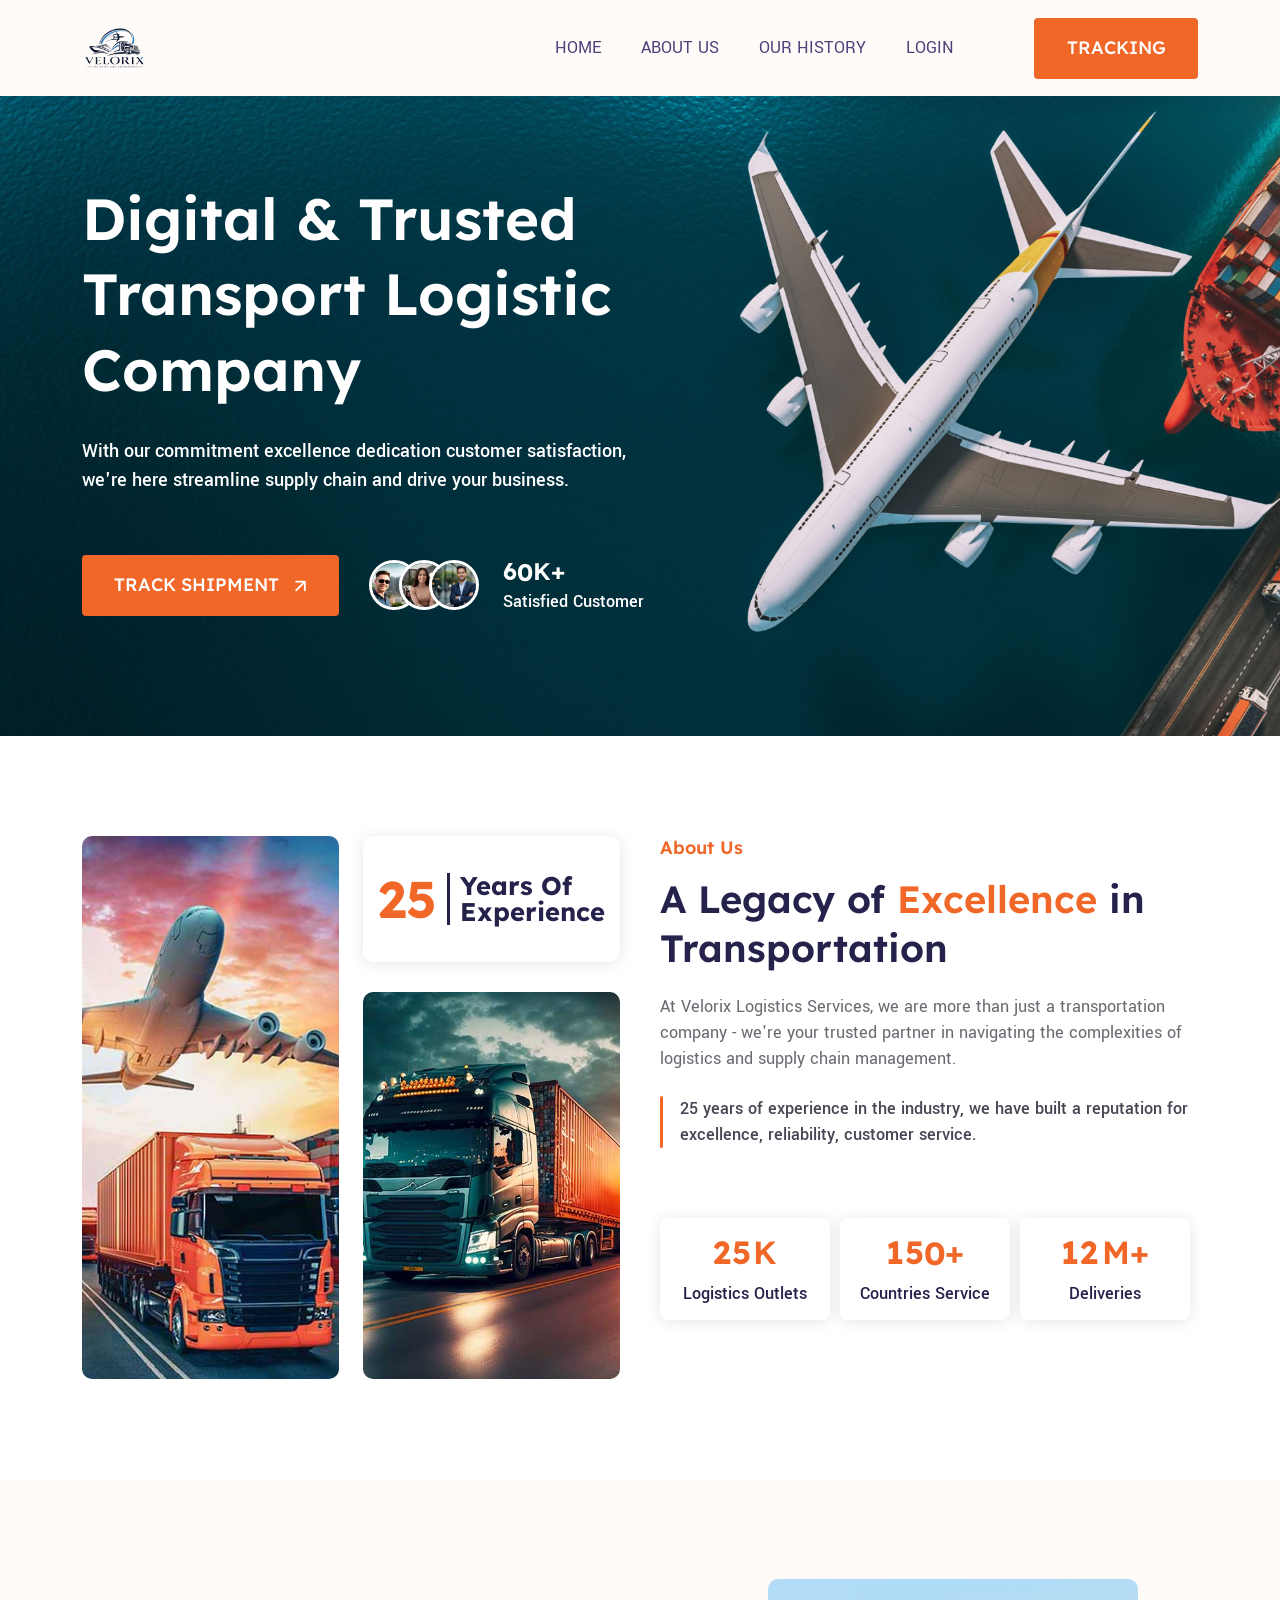
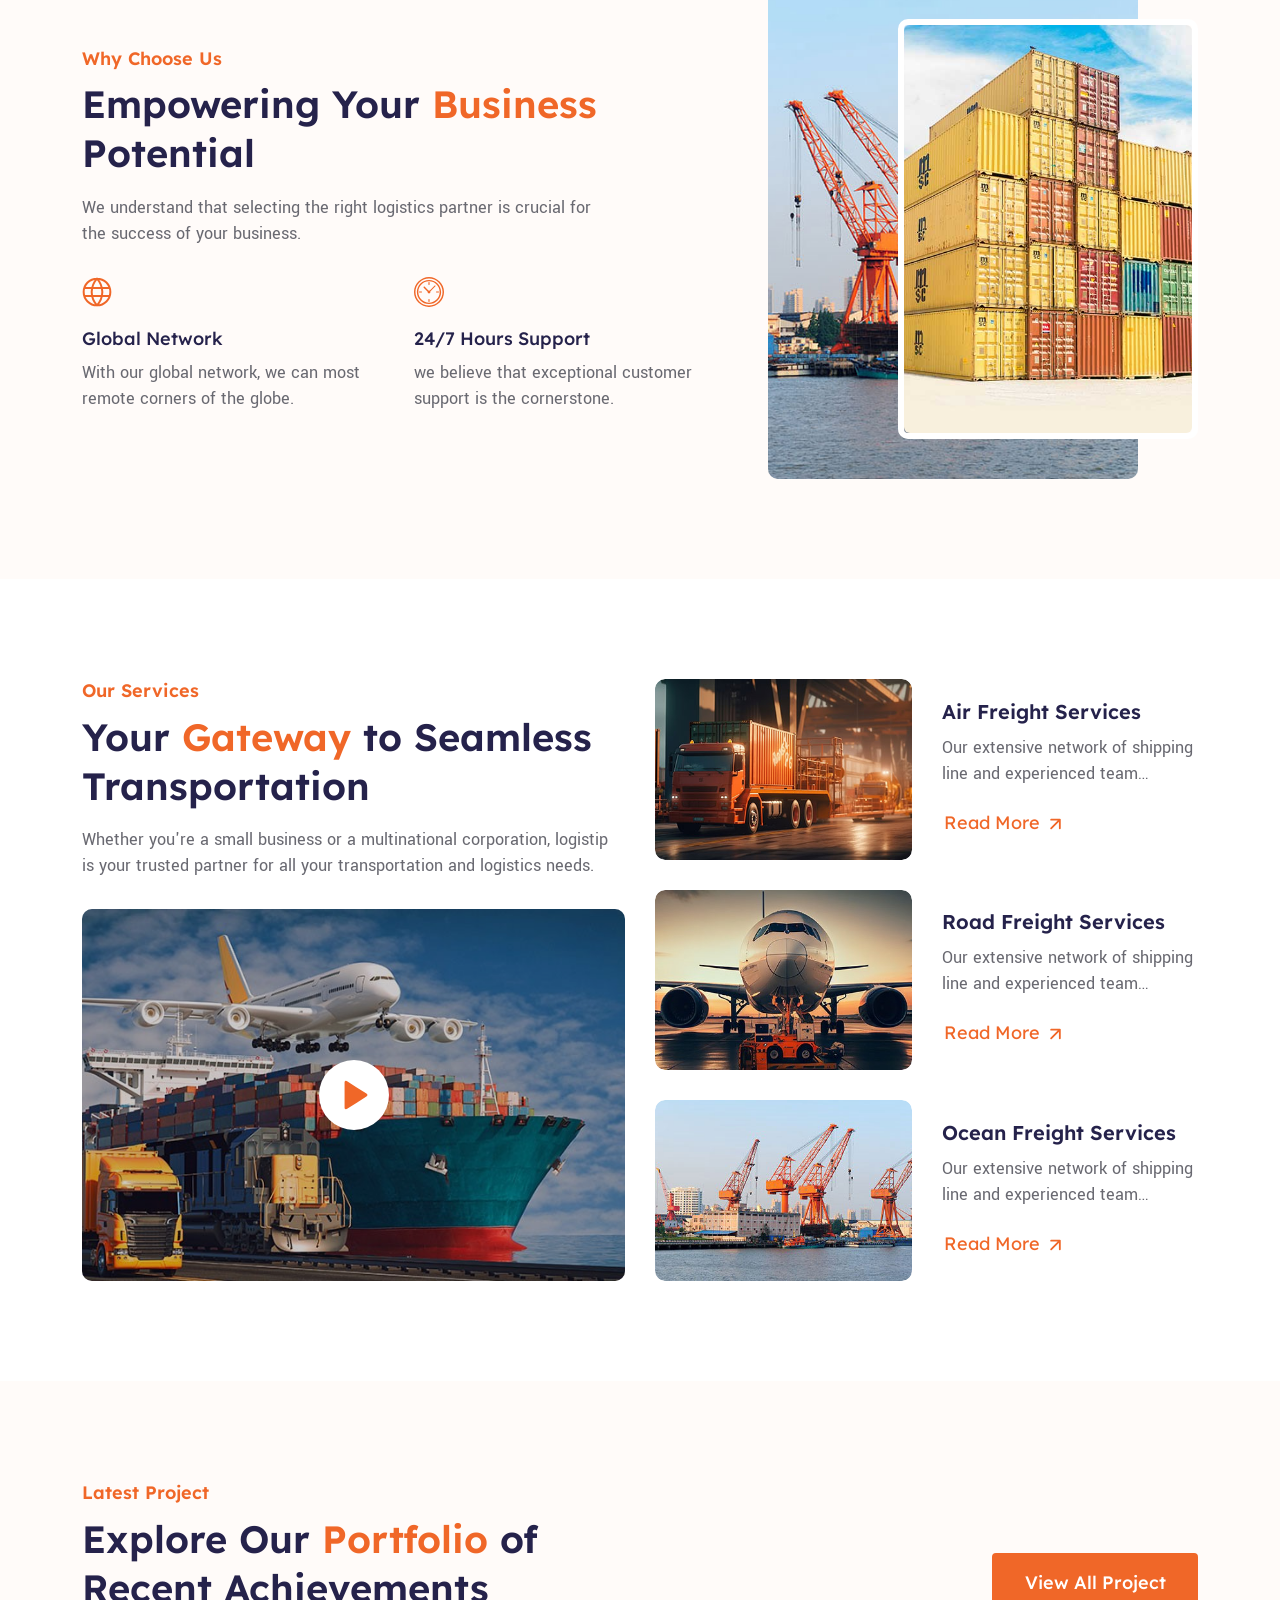
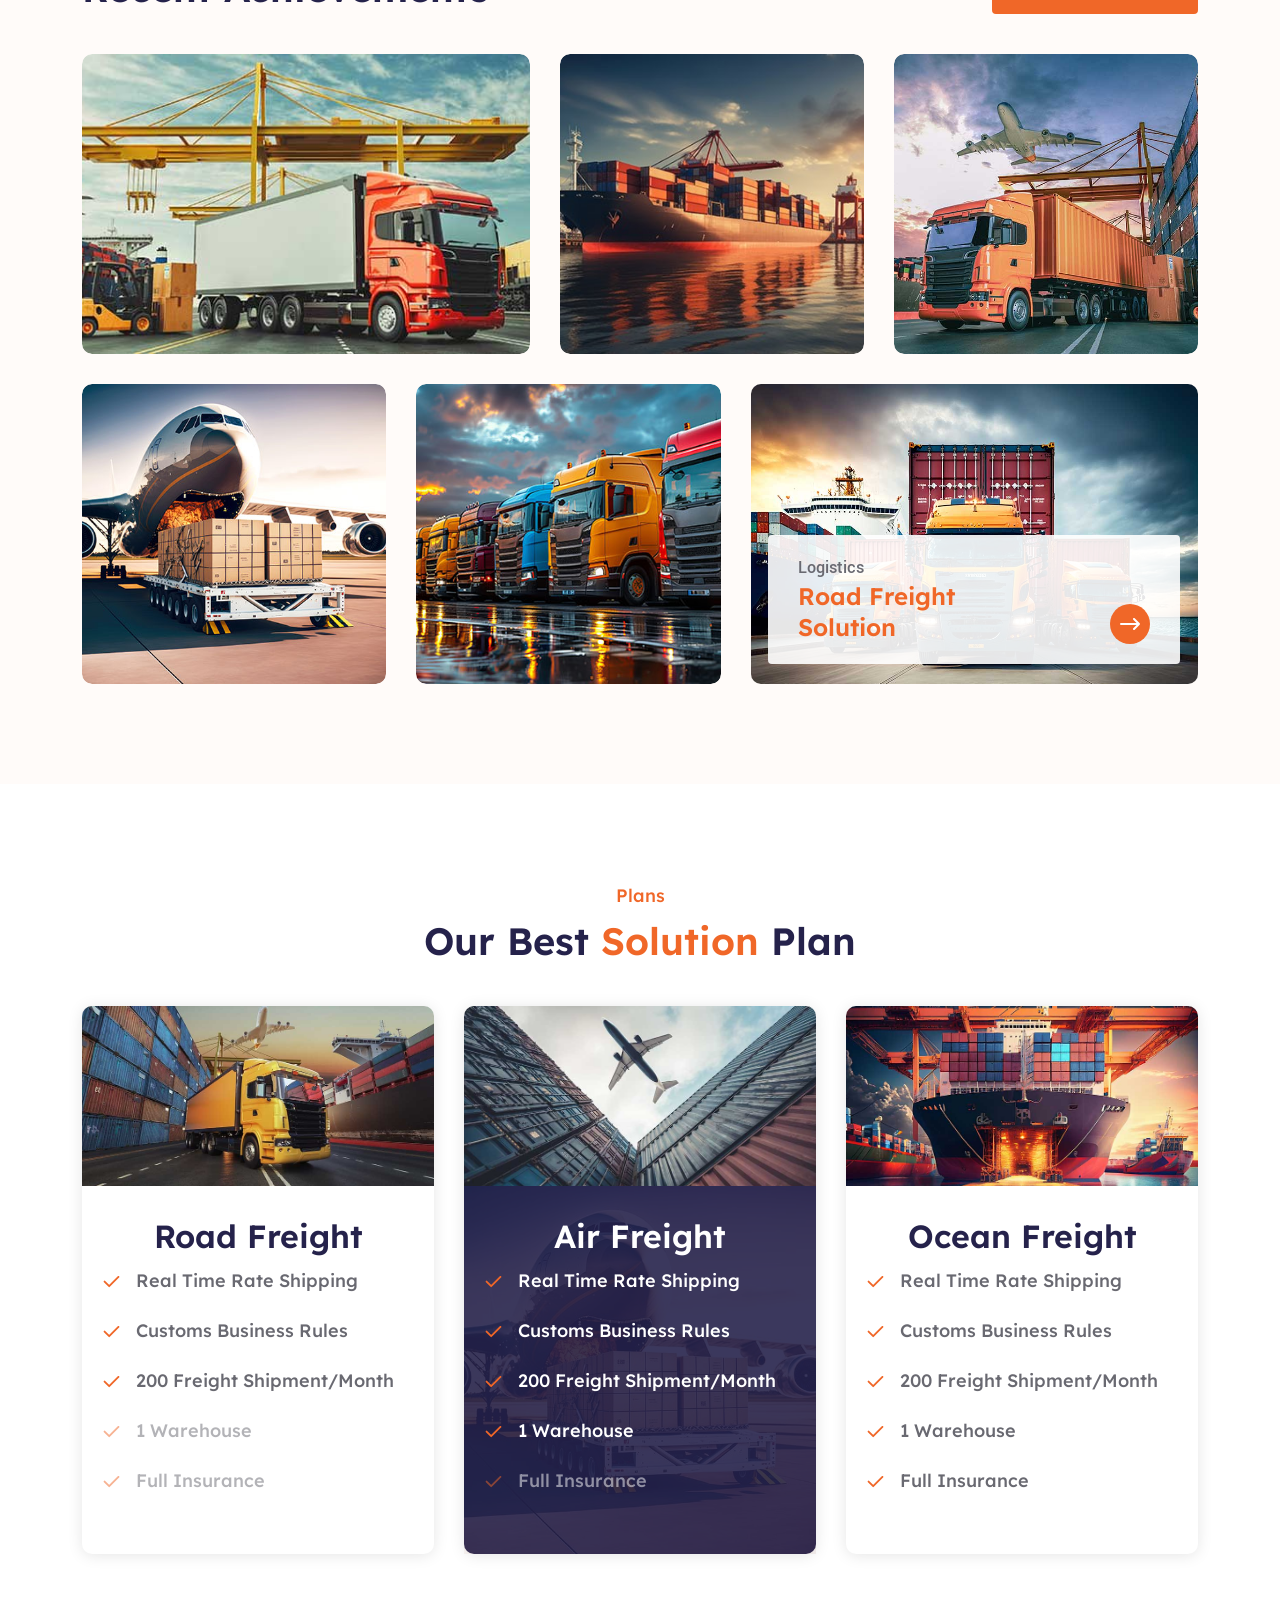
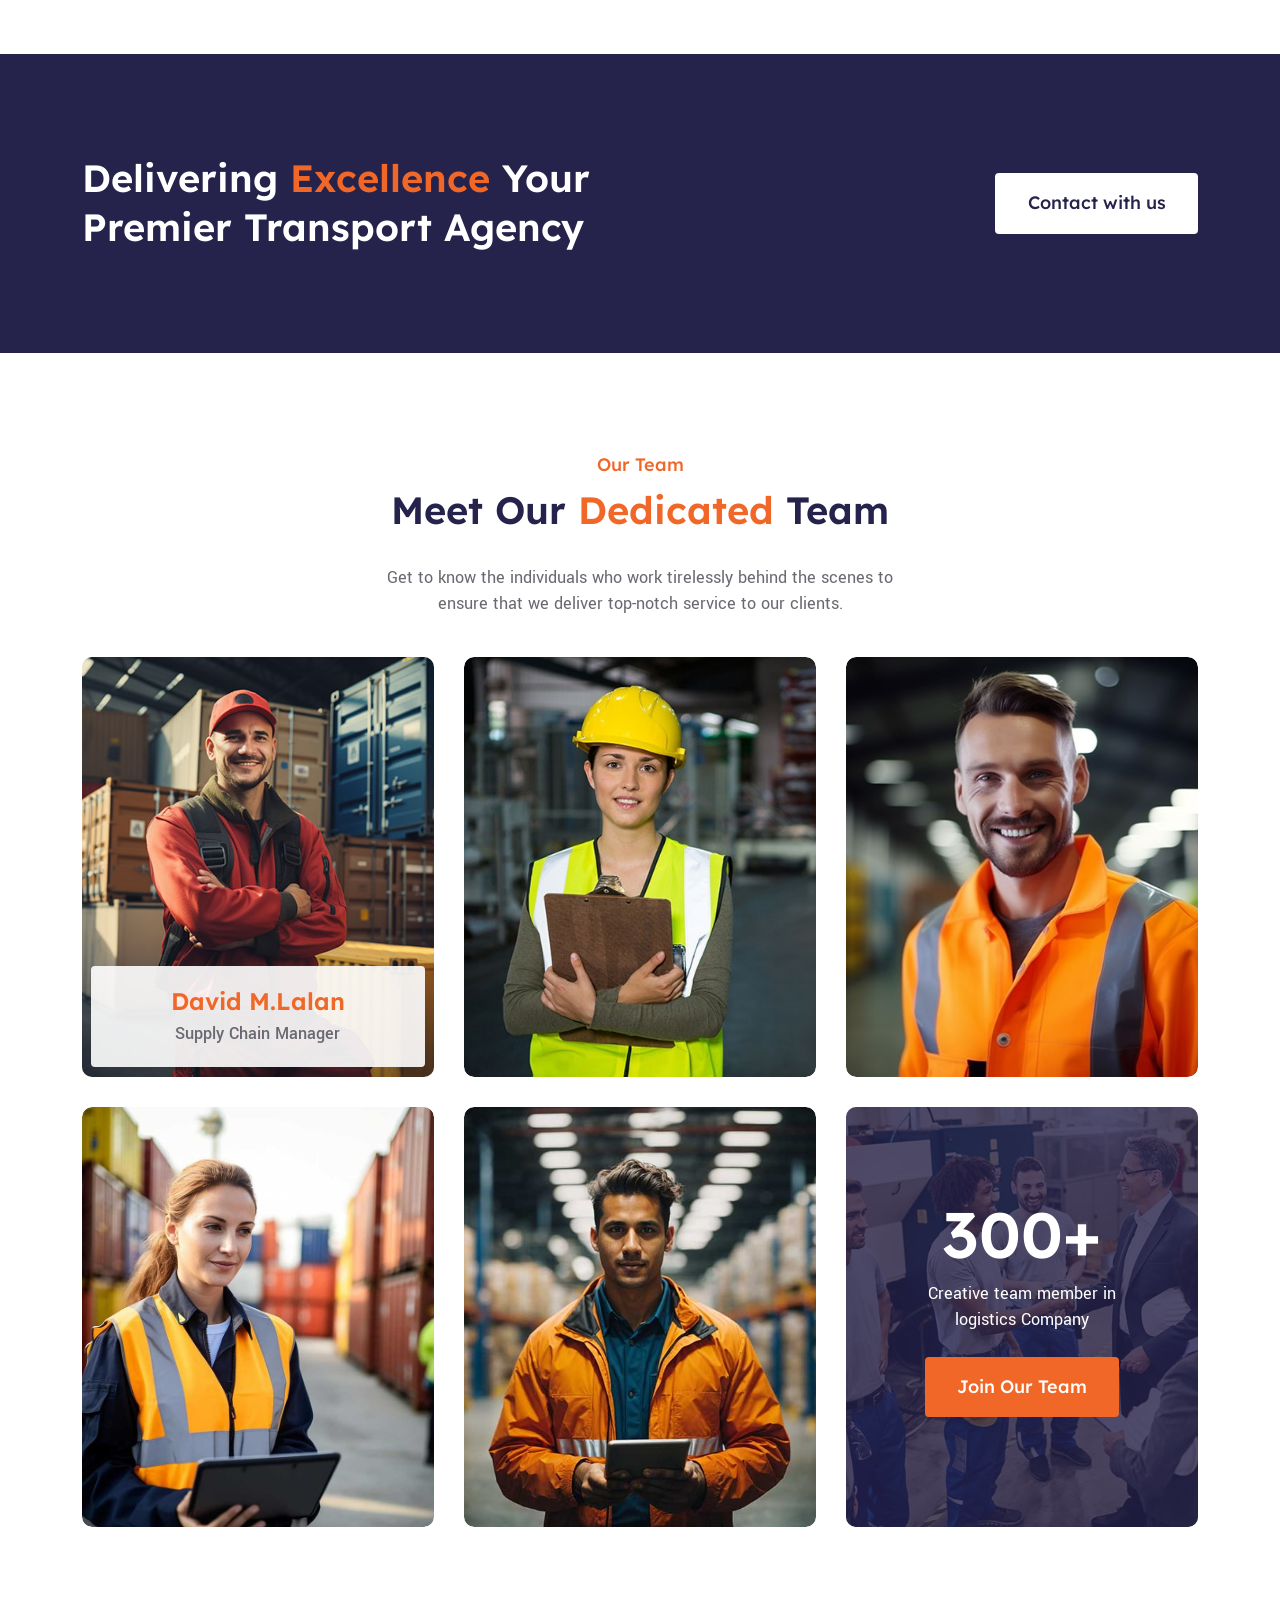
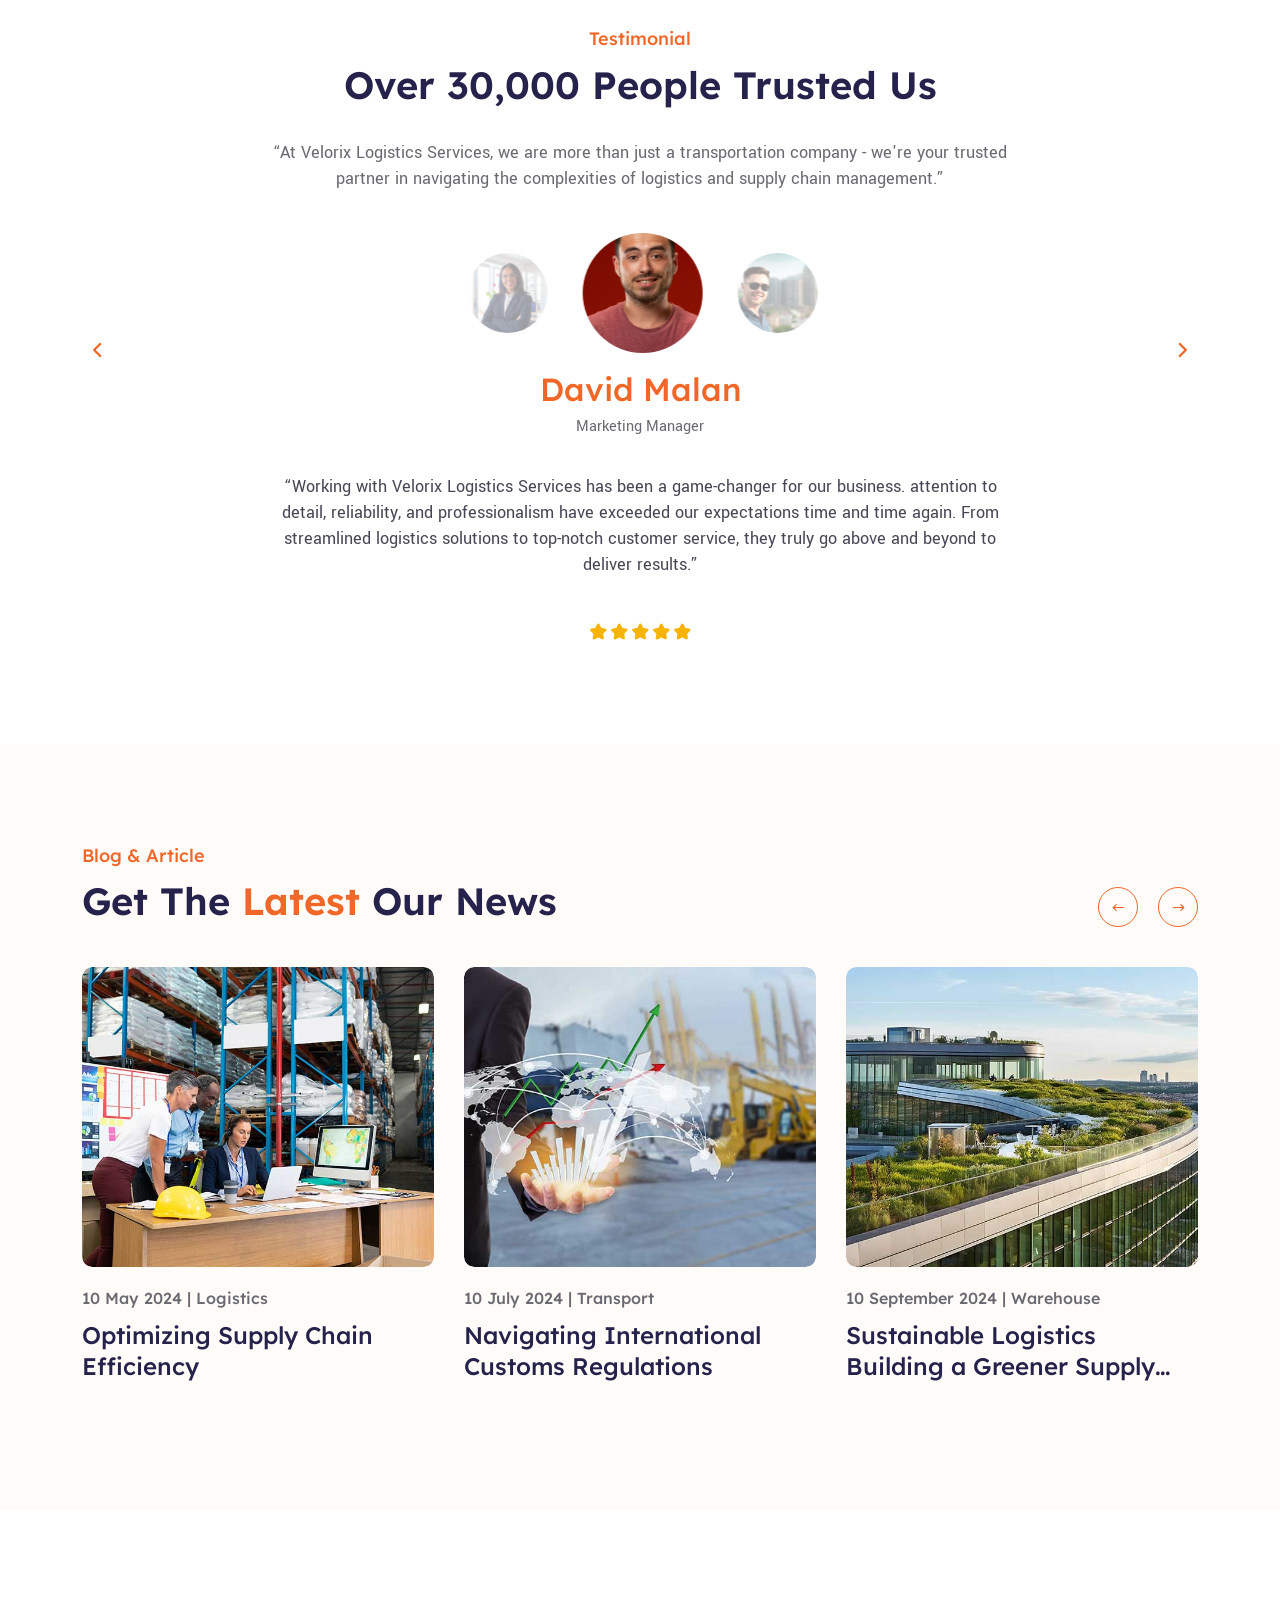
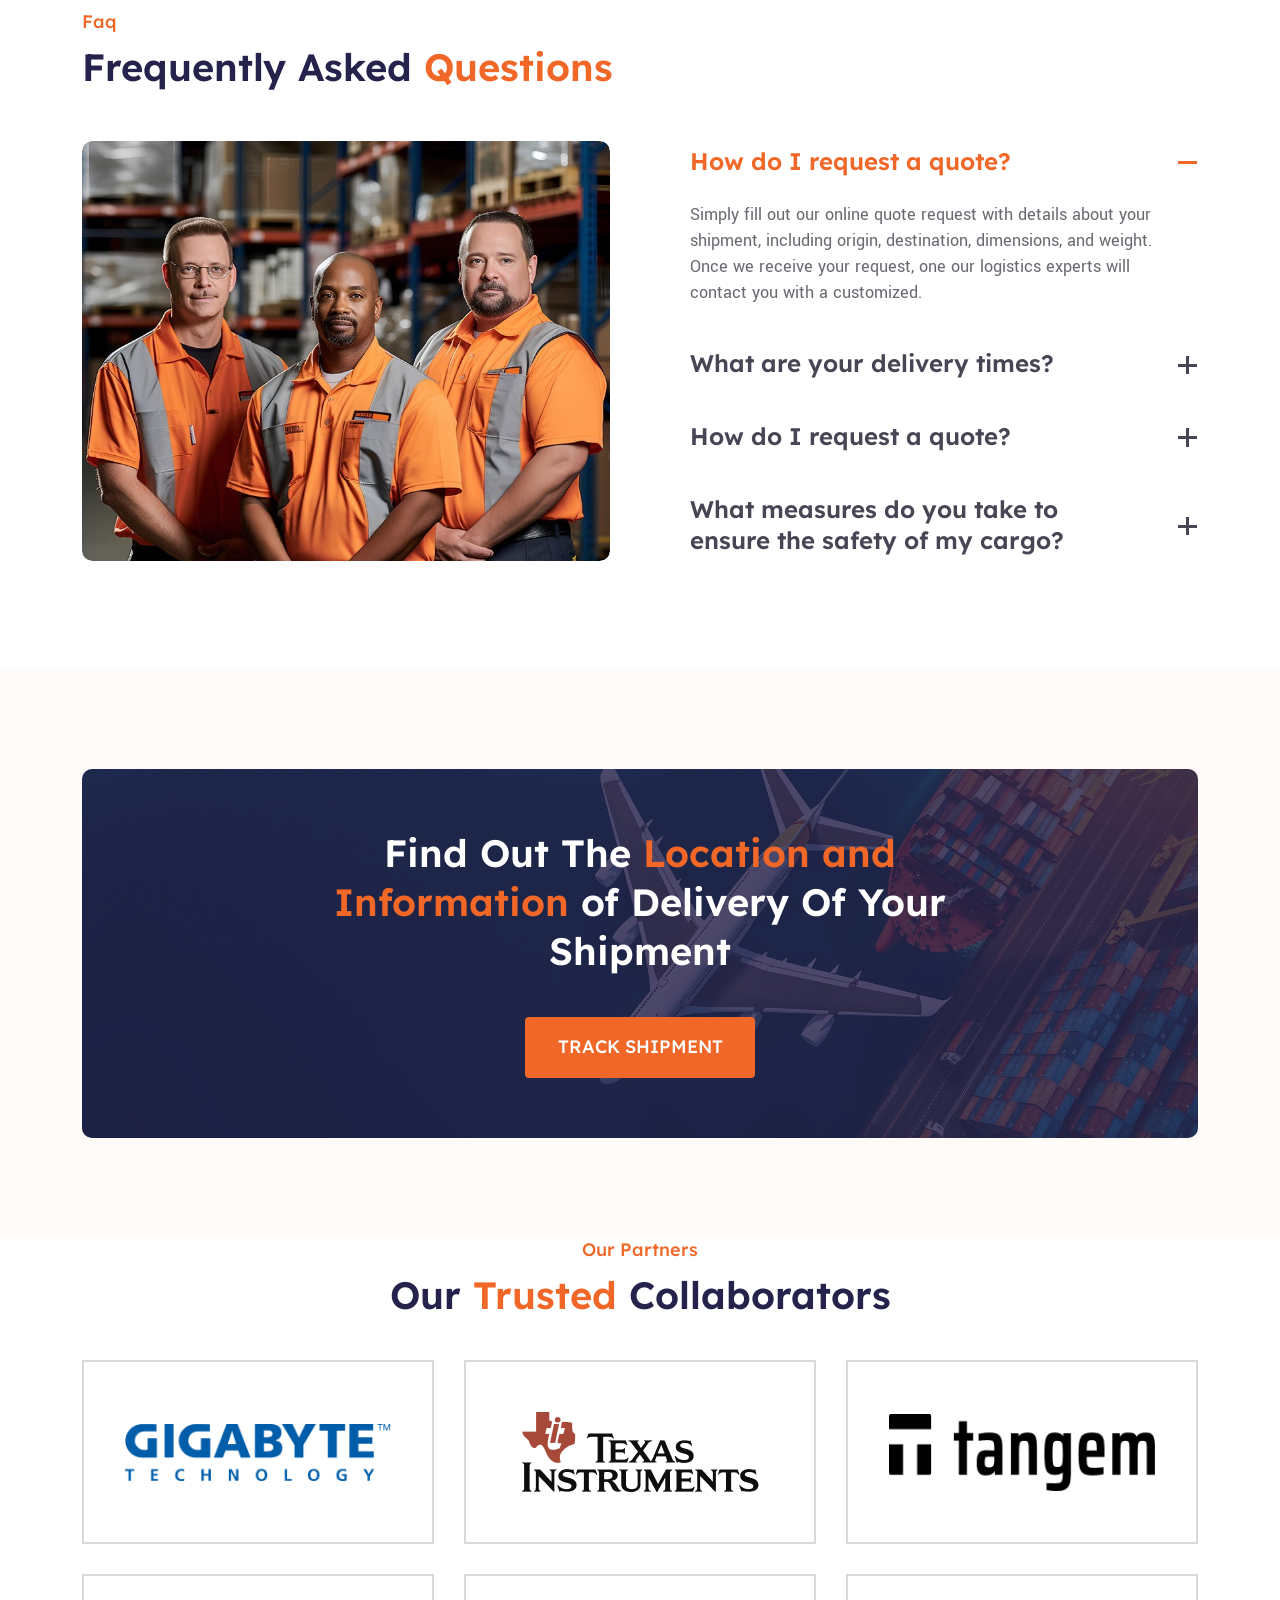
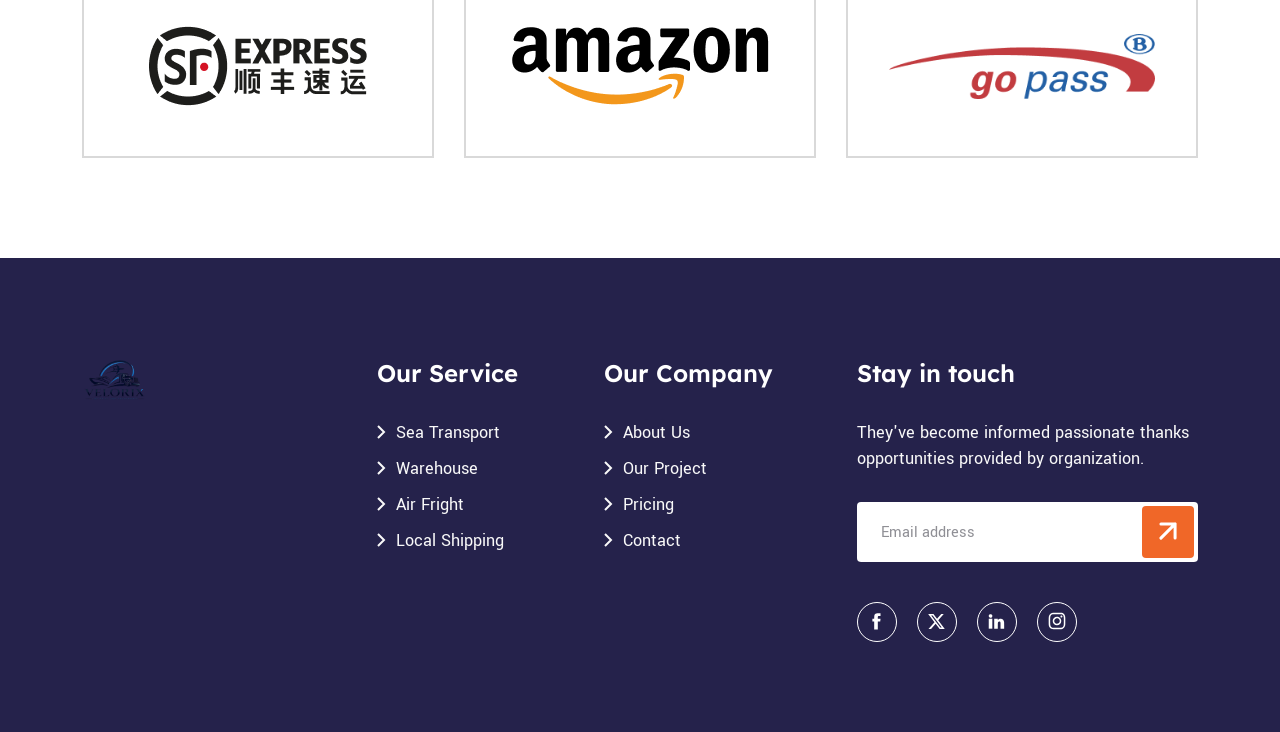
<file: index.html>
<!DOCTYPE html><html lang="en" data-bs-theme="auto"><head>
    <meta charset="utf-8">
    <meta name="theme-color" content="#253b2f">
    <meta name="viewport" content="width=device-width, initial-scale=1">
    <meta name="description" content="We believe that the services offered by us should satisfy the high expectations
of our customers. We are dedicated in creating added value for our
customers by implementing modern technology in our work. That is why the desire of
constant improvement is the driving force behind our transportation business.">
    <title>Velorix Logistics Services</title>
    <link rel="shortcut icon" type="images/png" href="https://velorixlogistics.org/logistip/assets/images/fav-icon/favicon.ico">
    <meta name="robots" content="index, follow">
<link href="dashboard/logo.png" rel="icon">

<meta name="description" content="We believe that the services offered by us should satisfy the high expectations
of our customers. We are dedicated in creating added value for our
customers by implementing modern technology in our work. That is why the desire of
constant improvement is the driving force behind our transportation business.">
<meta property="og:title" content="Home-Velorix Logistics Services">

<meta property="og:url" content="https://velorixlogistics.org/index.php/">

<meta property="og:description" content="We believe that the services offered by us should satisfy the high expectations
of our customers. We are dedicated in creating added value for our
customers by implementing modern technology in our work. That is why the desire of
constant improvement is the driving force behind our transportation business.">

<meta property="og:image" content="/dashboard/cover.jpg">

<meta property="og:type" content="article">    <!-- Google fonts -->

    <link rel="preconnect" href="https://fonts.googleapis.com/">
    <link rel="preconnect" href="https://fonts.gstatic.com/" crossorigin="">
    <link href="https://fonts.googleapis.com/css2?family=Lexend:wght@100..900&amp;family=Yantramanav:wght@100;300;400;500;700;900&amp;display=swap" rel="stylesheet">

    <!-- Main CSS -->
    <link rel="stylesheet" href="logistip/assets/css/animate.css">
    <link rel="stylesheet" href="logistip/assets/css/odometer.css">
    <link rel="stylesheet" href="logistip/assets/css/swiper-bundle.min.css">
    <link rel="stylesheet" href="logistip/assets/css/magnific-popup.css">
    <link rel="stylesheet" href="logistip/assets/css/leaflet.css">
    <link rel="stylesheet" href="logistip/assets/css/leaflet-routing-machine.css">
    <link rel="stylesheet" href="logistip/assets/css/style.css">

</head>


<body>
    <div class="page">


        <!--Header Section ======================-->
        <header class="section-header header-1 sticky-navbar">
            <nav class="navbar logistics-navbar navbar-expand-xl navbar-light hover-menu">
                <div class="container">
                    <a class="navbar-brand py-2 py-xl-0" href="index.html">
                        <span class="logo">
                            <img src="dashboard/logo.png" alt="Velorix Logistics Services">
                        </span>
                    </a>
                    <a href="#" class="logistics-toggler-icon text-decoration-none d-block d-xl-none" data-bs-toggle="offcanvas" data-bs-target="#logisticsNavbar" aria-controls="logisticsNavbar" aria-label="Toggle navigation">
                        <svg width="40" height="23" viewBox="0 0 40 23" fill="none" xmlns="http://www.w3.org/2000/svg">
                            <line x1="1.5" y1="1.5" x2="38.5" y2="1.5" stroke-width="3" stroke-linecap="round"></line>
                            <line x1="1.5" y1="11.5" x2="38.5" y2="11.5" stroke-width="3" stroke-linecap="round"></line>
                            <line x1="21.5" y1="21.5" x2="38.5" y2="21.5" stroke-width="3" stroke-linecap="round"></line>
                        </svg>
                    </a>
                    <div class="collapse navbar-collapse">
                        <ul class="navbar-nav gap-30 gap-lg-40 justify-content-end flex-grow-1 align-items-xl-center">
                            <li class="nav-item dropdown">
                                <a class="nav-link" href="index.html" aria-label="nav-links">
                                    Home
                                </a>
                            </li>
                            <li class="nav-item dropdown">
                                <a class="nav-link" href="page/about.html" aria-label="nav-links">
                                    About Us
                                </a>
                            </li>
                            <li class="nav-item dropdown">
                                <a class="nav-link" href="page/history.html" aria-label="nav-links">
                                    Our History
                                </a>
                            </li>
                            <li class="nav-item dropdown">
                                <a class="nav-link" href="login.html" aria-label="nav-links">
                                    Login
                                </a>
                            </li>
                            <li class="d-none d-md-block d-lg-block">
                            </li>
                                                        <li class="nav-item">
                                <a class="btn btn-primary text-uppercase" href="page/track.html">
                                    Tracking
                                </a>
                            </li>

                        </ul>
                    </div>
                </div>
                <!-- container -->
            </nav>
        </header>
        <!--Header Section ======================-->


        <!--Mobile-Header ======================-->
        <nav class="navbar logistics-navbar hover-menu" aria-label="Offcanvas navbar large">
            <div class="offcanvas offcanvas-end" data-bs-backdrop="static" tabindex="-1" id="logisticsNavbar" aria-labelledby="logisticsNavbarLabel">
                <div class="offcanvas-header">
                    <span class="offcanvas-title" id="logisticsNavbarLabel">
                        <span class="logo">
                            <img src="dashboard/logo.png" alt="Velorix Logistics Services">
                        </span>
                    </span>
                    <button type="button" class="btn-close" data-bs-dismiss="offcanvas" aria-label="Close"></button>
                </div>
                <div class="offcanvas-body">
                    <ul class="navbar-nav gap-30 gap-lg-40 justify-content-end flex-grow-1 align-items-xl-center">



                        <li class="nav-item dropdown">
                            <a class="nav-link" href="index.html" aria-label="nav-links">
                                Home
                            </a>
                        </li>
                        <li class="nav-item dropdown">
                            <a class="nav-link" href="about.html" aria-label="nav-links">
                                About Us
                            </a>
                        </li>
                        <li class="nav-item dropdown">
                            <a class="nav-link" href="page/history.html" aria-label="nav-links">
                                Our History
                            </a>
                        </li>
                        <li class="nav-item dropdown">
                            <a class="nav-link" href="login.html" aria-label="nav-links">
                                Login
                            </a>
                        </li>
                        <li class="nav-item"><style type="text/css">
iframe.goog-te-banner-frame {
    display: none !important;
}

body {
    position: static !important;
    top: 0px !important;
}


.goog-logo-link {
    display: none !important;
}

div.goog-te-gadget {
    color: transparent !important;
}
</style>


<div id="google_translate_element"></div>

<script type="text/javascript">
function googleTranslateElementInit() {
    new google.translate.TranslateElement({
        pageLanguage: 'en'
    }, 'google_translate_element');
}
</script>
<script type="text/javascript" src="//translate.google.com/translate_a/element.js?cb=googleTranslateElementInit">
</script></li>
                                                <li class="nav-item">
                            <a class="btn btn-primary text-uppercase" href="page/track.html">
                                Tracking
                            </a>
                        </li>

                    </ul>
                </div>
            </div>
        </nav>
        <!--Mobile-Header ======================-->


        <!--Hero Section ======================-->
<section class="section-hero hero-1 hero-components-style-1 hero-margin-top-style-1 position-relative mb-60 mb-lg-100 mb-xxl-120">
    <div class="hero-overlay">
        <div class="hero-wrapper parallax position-relative text-bg-dark" data-bs-theme="dark">
            <div class="container">
                <div class="hero-inner d-flex flex-column gap-30 text-center text-md-start">
                    <h1 class="mb-0 hero-heading-text">Digital &amp; Trusted Transport Logistic Company</h1>
                    <p class="mb-10 mb-lg-30 lead hero-text">With our commitment excellence dedication customer satisfaction, we're here streamline supply chain and drive your business.</p>
                    <div class="hero-bottom-components d-flex flex-column flex-lg-row align-items-lg-center gap-30">
                        <div class="mb-5 mb-md-0">
                            <a href="page/track.html" class="btn btn-primary d-inline-flex align-items-center gap-3 text-uppercase">
                                <span>Track Shipment</span>
                                <span class="arrow-icon-2">
                                    <svg width="11" height="12">
                                        <use xlink:href="#arrow-icon-2"></use>
                                    </svg>
                                </span>
                            </a>
                        </div>
                        <div class="d-flex flex-column flex-md-row align-items-center gap-4">
                            <ul class="hero-author-wrapper list-unstyled mb-0 d-flex gap-0">
                                <li>
                                    <img src="logistip/assets/images/hero-author-1.jpg" class="hero-author-image" alt="hero-author-1">
                                </li>
                                <li>
                                    <img src="logistip/assets/images/hero-author-2.jpg" class="hero-author-image" alt="hero-author-2">
                                </li>
                                <li>
                                    <img src="logistip/assets/images/hero-author-3.jpg" class="hero-author-image" alt="hero-author-3">
                                </li>
                            </ul>
                            <div class="d-flex flex-column align-items-center align-items-md-start gap-0">
                                <h5 class="mb-0 d-flex fw-semibold">
                                    <span class="odometer" data-count-to="60"></span><span class="odometer-pertial-text">K+</span>
                                </h5>
                                <p class="mb-0  fw-medium">Satisfied Customer</p>
                            </div>
                        </div>
                    </div>
                </div>
                <!-- hero-inner -->
            </div>
            <!-- container -->
        </div>
        <!-- hero-wrapper -->
    </div>

</section>
<!--Hero Section ======================-->


<!--About Section ======================-->
<section class="section-about about-1 pb-60 pb-lg-100 pb-xxl-120">
    <div class="container">
        <div class="row gx-40 gy-5 gy-xl-0">
            <div class="col-xl-6 col-xxl-7">
                <div class="row gy-30">
                    <div class="col-md-6">
                        <div class="about-image-1 border-10 wow fadeInUp">
                            <img src="logistip/assets/images/about-image-6.jpg" class="img-fluid" alt="about-image-6">
                        </div>
                        <!-- about-image-1 -->
                    </div>
                    <!-- col-md-6 -->
                    <div class="col-md-6">
                        <div class="d-flex flex-column gap-30">
                            <ul class="about-experience list-unstyled d-flex align-items-center justify-content-center gap-10 border-10 shadow mb-0">
                                <li>
                                    <h2 class="display-3 fw-bold text-primary mb-0">25</h2>
                                </li>
                                <li>
                                    <h4 class="display-6 fw-bold lh-1 mb-0">Years Of Experience</h4>
                                </li>
                            </ul>
                            <div class="about-image-2 border-10 wow fadeInUp">
                                <img src="logistip/assets/images/about-image-2.jpg" class="img-fluid" alt="about-image-1">
                            </div>
                            <!-- about-image-1 -->
                        </div>
                        <!-- d-flex -->
                    </div>
                    <!-- col-md-6 -->
                </div>
                <!-- row -->
            </div>
            <!-- col-7 -->
            <div class="col-xl-6 col-xxl-5">
                <div class="mb-30 mb-xxl-40">
                    <h6 class="mb-3 text-primary">About Us</h6>
                    <h3 class="mb-20">A Legacy of <span class="text-primary">Excellence</span> in Transportation</h3>
                    <p class="mb-4">At Velorix Logistics Services, we are more than just a transportation company - we're your trusted partner in navigating the complexities of logistics and supply chain management.</p>
                    <p class="mb-0 fw-medium body-color-style-2 custom-border-left pe-xxl-30">
                        25 years of experience in the industry, we have built a reputation for excellence, reliability, customer service.
                    </p>
                </div>

                <div class="d-flex flex-wrap gap-4 align-items-md-center mb-40 mb-xxl-5">
                                    </div>
                <div class="d-flex flex-wrap gap-3 gap-xl-10">
                    <div class="about-service d-flex gap-1 flex-column align-items-center justify-content-center shadow border-8">
                        <h4 class="mb-0 d-flex text-primary">
                            <span class="odometer" data-count-to="25"></span><span class="odometer-pertial-text">K</span>
                        </h4>
                        <p class="mb-0 fw-medium">Logistics Outlets</p>
                    </div>
                    <div class="about-service d-flex gap-1 flex-column align-items-center justify-content-center shadow border-8">
                        <h4 class="mb-0 d-flex text-primary">
                            <span class="odometer" data-count-to="150"></span><span class="odometer-pertial-text">+</span>
                        </h4>
                        <p class="mb-0 fw-medium">Countries Service</p>
                    </div>
                    <div class="about-service d-flex gap-1 flex-column align-items-center justify-content-center shadow border-8">
                        <h4 class="mb-0 d-flex text-primary">
                            <span class="odometer" data-count-to="12"></span><span class="odometer-pertial-text">M+</span>
                        </h4>
                        <p class="mb-0 fw-medium">Deliveries</p>
                    </div>
                </div>
            </div>
            <!-- col-5 -->
        </div>
        <!-- row -->
    </div>
    <!-- container -->
</section>
<!--About Section ======================-->


<!--Support Section ======================-->
<section class="section-support support-1 pb-60 pb-lg-100 pb-xxl-120">
    <div class="support-wrapper bg-custom-light py-60 py-lg-100 py-xxl-120">
        <div class="container">
            <div class="row align-items-center g-60">
                <div class="col-lg-7 col-xxl-6 wow fadeIn" data-wow-delay="300ms" data-wow-duration="1.2s">
                    <div class="mb-30 mb-xxl-40">
                        <h6 class="subtitle mb-10 text-primary">Why Choose Us</h6>
                        <h3 class="mb-3 title">Empowering Your <span class="text-primary">Business</span> Potential</h3>
                        <p class="mb-0 descriptions-width">We understand that selecting the right logistics partner is crucial for the success of your business.</p>
                    </div>

                    <div class="d-flex flex-column flex-sm-row justify-content-between gap-30">
                        <div class="d-flex flex-column gap-10">
                            <span class="globe-icon mb-10 text-primary">
                                <svg width="30" height="30">
                                    <use xlink:href="#globe-icon"></use>
                                </svg>
                            </span>
                            <h6 class="mb-0 fw-medium">Global Network</h6>
                            <p class="mb-0">With our global network, we can most remote corners of the globe.</p>
                        </div>
                        <div class="d-flex flex-column gap-10">
                            <span class="clock-icon mb-10 text-primary">
                                <svg width="30" height="30">
                                    <use xlink:href="#clock-icon"></use>
                                </svg>
                            </span>
                            <h6 class="mb-0 fw-medium">24/7 Hours Support</h6>
                            <p class="mb-0">we believe that exceptional customer support is the cornerstone.</p>
                        </div>
                    </div>
                </div>
                <!-- col-6 -->

                <div class="col-lg-5 col-xxl-6">
                    <div class="support-image-wrapper position-relative">
                        <div class="support-inner-image-1 border-10 wow fadeInRight" data-wow-delay="150ms" data-wow-duration="1.4s">
                            <img src="logistip/assets/images/support-image.jpg" class="img-fluid" alt="support-image">
                        </div>
                        <div class="support-inner-image-2 wow fadeInRight" data-wow-delay="300ms" data-wow-duration="1.6s">
                            <img src="logistip/assets/images/support-image-3.jpg" class="img-fluid" alt="support-image-3">
                        </div>
                    </div>
                </div>
                <!-- col-6 -->
            </div>
            <!-- row -->
        </div>
        <!-- container -->
    </div>
    <!-- support-wrapper -->
</section>
<!--Support Section ======================-->


<!--Service Section ======================-->
<section class="section-service service-1 pb-60 pb-lg-100 pb-xxl-120">
    <div class="container">
        <div class="row gx-30 gy-60">
            <div class="col-lg-5 col-xl-6">
                <div class="mb-30 mb-xxl-40">
                    <h6 class="subtitle mb-10 text-primary">Our Services</h6>
                    <h3 class="mb-3 title">Your <span class="text-primary">Gateway</span> to Seamless Transportation</h3>
                    <p class="mb-0 descriptions-width">Whether you're a small business or a multinational corporation, logistip is your trusted partner for all your transportation and logistics needs.</p>
                </div>

                <div class="video-image-wrapper position-relative border-10 wow fadeInUp">
                    <img src="logistip/assets/images/video-image.jpg" class="img-fluid" alt="video-image">
                    <a href="https://www.youtube.com/watch?v=lfDZJqSrIuk" aria-label="video-popus-icon" class="video-popup video-popup-style-1">
                        <span class="video-icon">
                            <svg width="24" height="30">
                                <use xlink:href="#video-icon"></use>
                            </svg>
                        </span>
                    </a>
                </div>
                <!-- video-image-wrapper -->
            </div>
            <!-- col-6 -->

            <div class="col-lg-7 col-xl-6">
                <div class="d-flex flex-column gap-30">
                    <div class="card card-style-1 wow fadeIn" data-wow-delay="100ms" data-wow-duration="1.2s">
                        <div class="row gx-30 align-items-center">
                            <div class="col-lg-6 col-xxl-5">
                                <div class="card-image-wrapper border-10">
                                    <img src="logistip/assets/images/service-image-1.jpg" class="img-fluid card-image" alt="service-image-1">
                                </div>
                                <!-- card-image-wrapper -->
                            </div>
                            <div class="col-lg-6 col-xxl-7">
                                <div class="card-body">
                                    <h4 class="card-title lead fw-semibold mb-10"><a href="index.html" class="text-decoration-none stretched-link link-hover-animation-1">Air Freight Services</a></h4>
                                    <p class="card-text mb-10 mb-lg-20">Our extensive network of shipping line and experienced team ensures smooth sailing for your cargo.</p>
                                    <div>
                                        <a href="index.html" class="btn btn-link text-decoration-none link-hover-animation-1 gap-10">Read More
                                            <span class="btn-link-icon">
                                                <svg width="11" height="12">
                                                    <use xlink:href="#arrow-icon-2"></use>
                                                </svg>
                                            </span>
                                        </a>
                                    </div>
                                </div>
                                <!-- card-body -->
                            </div>
                        </div>
                    </div>
                    <!-- card-style-3 -->

                    <div class="card card-style-1 wow fadeIn" data-wow-delay="300ms" data-wow-duration="1.2s">
                        <div class="row gx-30 align-items-center">
                            <div class="col-lg-6 col-xxl-5">
                                <div class="card-image-wrapper border-10">
                                    <img src="logistip/assets/images/service-image-2.jpg" class="img-fluid card-image" alt="service-image-2">
                                </div>
                                <!-- card-image-wrapper -->
                            </div>
                            <div class="col-lg-6 col-xxl-7">
                                <div class="card-body">
                                    <h4 class="card-title lead fw-semibold mb-10"><a href="index.html" class="text-decoration-none stretched-link link-hover-animation-1">Road Freight Services</a></h4>
                                    <p class="card-text mb-10 mb-lg-20">Our extensive network of shipping line and experienced team ensures smooth sailing for your cargo.</p>
                                    <div>
                                        <a href="index.html" class="btn btn-link text-decoration-none link-hover-animation-1 gap-10">Read More
                                            <span class="btn-link-icon">
                                                <svg width="11" height="12">
                                                    <use xlink:href="#arrow-icon-2"></use>
                                                </svg>
                                            </span>
                                        </a>
                                    </div>
                                </div>
                                <!-- card-body -->
                            </div>
                        </div>
                    </div>
                    <!-- card-style-3 -->

                    <div class="card card-style-1 wow fadeIn" data-wow-delay="500ms" data-wow-duration="1.2s">
                        <div class="row gx-30 align-items-center">
                            <div class="col-lg-6 col-xxl-5">
                                <div class="card-image-wrapper border-10">
                                    <img src="logistip/assets/images/service-image-3.jpg" class="img-fluid card-image" alt="service-image-3">
                                </div>
                                <!-- card-image-wrapper -->
                            </div>
                            <div class="col-lg-6 col-xxl-7">
                                <div class="card-body">
                                    <h4 class="card-title lead fw-semibold mb-10"><a href="index.html" class="text-decoration-none stretched-link link-hover-animation-1">Ocean Freight Services</a></h4>
                                    <p class="card-text mb-10 mb-lg-20">Our extensive network of shipping line and experienced team ensures smooth sailing for your cargo.</p>
                                    <div>
                                        <a href="index.html" class="btn btn-link text-decoration-none link-hover-animation-1 gap-10">Read More
                                            <span class="btn-link-icon">
                                                <svg width="11" height="12">
                                                    <use xlink:href="#arrow-icon-2"></use>
                                                </svg>
                                            </span>
                                        </a>
                                    </div>
                                </div>
                                <!-- card-body -->
                            </div>
                        </div>
                    </div>
                    <!-- card-style-3 -->
                </div>
                <!-- d-flex -->
            </div>
            <!-- col-6 -->
        </div>
        <!-- row -->
    </div>
    <!-- container -->
</section>
<!--Service Section ======================-->


<!--Portfolio Section ======================-->
<section class="section-portfolio portfolio-1 hover-element">
    <div class="portfolio-wrapper bg-custom-light py-60 py-lg-100 py-xxl-120">
        <div class="container">
            <div class="row justify-content-between align-items-md-end gx-0 gy-30 mb-40">
                <div class="col-md-8 col-lg-7 col-xl-6 col-xxl-5">
                    <h6 class="subtitle mb-10 text-primary">Latest Project</h6>
                    <h3 class="mb-0">Explore Our <span class="text-primary">Portfolio</span> of Recent Achievements</h3>
                </div>
                <!-- col-md-5 -->
                <div class="col-md-4 col-lg-3">
                    <div class="text-md-end">
                        <a href="about.html" class="btn btn-primary">View All Project</a>
                    </div>
                </div>
                <!-- col-md-3 -->
            </div>
            <!--row mb-40 -->
            <div class="row g-30 wow fadeInUp">
                <div class="col-lg-5">
                    <div class="portfolio-image hover-item portfolio-image-1 border-10 position-relative">
                        <img src="logistip/assets/images/portfolio-1.jpg" class="img-fluid" alt="portfolio-1">
                        <div class="portfolio-image-hover">
                            <div class="portfolio-hover-left-content">
                                <a href="#" class="portfolio-subtitle-style-2 text-decoration-none mb-0 fw-medium">Logistics</a>
                                <h5 class="portfolio-hover-heading mb-0">Road Freight Solution</h5>
                            </div>
                            <!-- portfolio-hover-left-content -->
                            <div>
                                <a href="index.html" class="text-decoration-none arrow-icon-3 arrow-style-1" aria-label="arrow-icon-style-1">
                                    <svg width="20" height="12">
                                        <use xlink:href="#arrow-icon-3"></use>
                                    </svg>
                                </a>
                            </div>
                        </div>
                        <!-- portfolio-image-hover -->
                    </div>
                </div>
                <!-- col-5 -->
                <div class="col-lg-7">
                    <div class="row g-30">
                        <div class="col-sm-6">
                            <div class="portfolio-image hover-item portfolio-image-2 border-10 position-relative">
                                <img src="logistip/assets/images/portfolio-2.jpg" class="img-fluid" alt="portfolio-2">
                                <div class="portfolio-image-hover">
                                    <div class="portfolio-hover-left-content">
                                        <a href="#" class="portfolio-subtitle-style-2 text-decoration-none mb-0 fw-medium">Logistics</a>
                                        <h5 class="portfolio-hover-heading mb-0">Ocean Freight Solution</h5>
                                    </div>
                                    <!-- portfolio-hover-left-content -->
                                    <div>
                                        <a href="index.html" class="text-decoration-none arrow-icon-3 arrow-style-1" aria-label="arrow-icon-style-1">
                                            <svg width="20" height="12">
                                                <use xlink:href="#arrow-icon-3"></use>
                                            </svg>
                                        </a>
                                    </div>
                                </div>
                                <!-- portfolio-image-hover -->
                            </div>
                        </div>
                        <!-- col-6 -->
                        <div class="col-sm-6">
                            <div class="portfolio-image hover-item portfolio-image-2 border-10 position-relative">
                                <img src="logistip/assets/images/about-image-5.jpg" class="img-fluid" alt="about-image-5">
                                <div class="portfolio-image-hover">
                                    <div class="portfolio-hover-left-content">
                                        <a href="#" class="portfolio-subtitle-style-2 text-decoration-none mb-0 fw-medium">Logistics</a>
                                        <h5 class="portfolio-hover-heading mb-0">Road Freight Solution</h5>
                                    </div>
                                    <!-- portfolio-hover-left-content -->
                                    <div>
                                        <a href="index.html" class="text-decoration-none arrow-icon-3 arrow-style-1" aria-label="arrow-icon-style-1">
                                            <svg width="20" height="12">
                                                <use xlink:href="#arrow-icon-3"></use>
                                            </svg>
                                        </a>
                                    </div>
                                </div>
                                <!-- portfolio-image-hover -->
                            </div>
                        </div>
                        <!-- col-6 -->
                    </div>
                    <!-- row -->
                </div>
                <!-- col-7 -->
                <div class="col-lg-7">
                    <div class="row g-30">
                        <div class="col-sm-6">
                            <div class="portfolio-image hover-item portfolio-image-2 border-10 position-relative">
                                <img src="logistip/assets/images/portfolio-3.jpg" class="img-fluid" alt="portfolio-3">
                                <div class="portfolio-image-hover">
                                    <div class="portfolio-hover-left-content">
                                        <a href="#" class="portfolio-subtitle-style-2 text-decoration-none mb-0 fw-medium">Logistics</a>
                                        <h5 class="portfolio-hover-heading mb-0">Air Freight Solution</h5>
                                    </div>
                                    <!-- portfolio-hover-left-content -->
                                    <div>
                                        <a href="index.html" class="text-decoration-none arrow-icon-3 arrow-style-1" aria-label="arrow-icon-style-1">
                                            <svg width="20" height="12">
                                                <use xlink:href="#arrow-icon-3"></use>
                                            </svg>
                                        </a>
                                    </div>
                                </div>
                                <!-- portfolio-image-hover -->
                            </div>
                        </div>
                        <!-- col-6 -->
                        <div class="col-sm-6">
                            <div class="portfolio-image hover-item portfolio-image-2 border-10 position-relative">
                                <img src="logistip/assets/images/portfolio-4.jpg" class="img-fluid" alt="portfolio-4">
                                <div class="portfolio-image-hover">
                                    <div class="portfolio-hover-left-content">
                                        <a href="#" class="portfolio-subtitle-style-2 text-decoration-none mb-0 fw-medium">Logistics</a>
                                        <h5 class="portfolio-hover-heading mb-0">Road Freight Solution</h5>
                                    </div>
                                    <!-- portfolio-hover-left-content -->
                                    <div>
                                        <a href="index.html" class="text-decoration-none arrow-icon-3 arrow-style-1" aria-label="arrow-icon-style-1">
                                            <svg width="20" height="12">
                                                <use xlink:href="#arrow-icon-3"></use>
                                            </svg>
                                        </a>
                                    </div>
                                </div>
                                <!-- portfolio-image-hover -->
                            </div>
                        </div>
                        <!-- col-6 -->
                    </div>
                    <!-- row -->
                </div>
                <!-- col-7 -->
                <div class="col-lg-5">
                    <div class="portfolio-image hover-item portfolio-image-1 border-10 position-relative active">
                        <img src="logistip/assets/images/about-image-3.jpg" class="img-fluid" alt="about-image-3">
                        <div class="portfolio-image-hover">
                            <div class="portfolio-hover-left-content">
                                <a href="#" class="portfolio-subtitle-style-2 text-decoration-none mb-0 fw-medium">Logistics</a>
                                <h5 class="portfolio-hover-heading mb-0">Road Freight Solution</h5>
                            </div>
                            <!-- portfolio-hover-left-content -->
                            <div>
                                <a href="index.html" class="text-decoration-none arrow-icon-3 arrow-style-1" aria-label="arrow-icon-style-1">
                                    <svg width="20" height="12">
                                        <use xlink:href="#arrow-icon-3"></use>
                                    </svg>
                                </a>
                            </div>
                        </div>
                        <!-- portfolio-image-hover -->
                    </div>
                </div>
                <!-- col-5 -->
            </div>
            <!-- row -->
        </div>
        <!-- container -->
    </div>
    <!-- portfolio-wrapper -->
</section>
<!--Portfolio Section ======================-->


<!--Pricing Section ======================-->
<section class="section-pricing pricing-1 hover-element py-60 py-lg-100 py-xxl-120">
    <div class="container">
        <div class="text-lg-center mb-40">
            <h6 class="mb-10 text-primary fw-medium">Plans</h6>
            <h3 class="mb-0">Our Best <span class="text-primary">Solution</span> Plan</h3>
        </div>
        <!-- text-lg-center -->
        <div class="row gx-30 gy-40">
            <div class="col-lg-6 col-xl-4">
                <div class="card card-pricing hover-item shadow wow fadeIn" data-wow-delay="150ms" data-wow-duration="1.3s">
                    <img src="logistip/assets/images/pricing-image-1.jpg" class="card-img-top" alt="pricing-image-1">
                    <div class="card-body card-body-bg-2 text-center">
                        <h4 class="card-title mb-10 position-relative">Road Freight</h4>

                        <ul class="pricing-list list-unstyled d-flex flex-column mb-30 gap-20 gap-sm-4 position-relative">
                            <li class="d-flex align-items-center gap-2 gap-sm-3 fw-medium">
                                <span class="check-icon">
                                    <svg width="17" height="12">
                                        <use xlink:href="#check-icon"></use>
                                    </svg>
                                </span>
                                Real Time Rate Shipping
                            </li>
                            <li class="d-flex align-items-center gap-2 gap-sm-3 fw-medium">
                                <span class="check-icon">
                                    <svg width="17" height="12">
                                        <use xlink:href="#check-icon"></use>
                                    </svg>
                                </span>
                                Customs Business Rules
                            </li>
                            <li class="d-flex align-items-center gap-2 gap-sm-3 fw-medium">
                                <span class="check-icon">
                                    <svg width="17" height="12">
                                        <use xlink:href="#check-icon"></use>
                                    </svg>
                                </span>
                                200 Freight Shipment/Month
                            </li>
                            <li class="d-flex align-items-center gap-2 gap-sm-3 fw-medium opacity-50">
                                <span class="check-icon">
                                    <svg width="17" height="12">
                                        <use xlink:href="#check-icon"></use>
                                    </svg>
                                </span>
                                1 Warehouse
                            </li>
                            <li class="d-flex align-items-center gap-2 gap-sm-3 fw-medium opacity-50">
                                <span class="check-icon">
                                    <svg width="17" height="12">
                                        <use xlink:href="#check-icon"></use>
                                    </svg>
                                </span>
                                Full Insurance
                            </li>
                        </ul>
                    </div>
                </div>
            </div>
            <!-- col-4 -->
            <div class="col-lg-6 col-xl-4">
                <div class="card card-pricing hover-item shadow active wow fadeIn" data-wow-delay="400ms" data-wow-duration="1.3s">
                    <img src="logistip/assets/images/pricing-image-2.jpg" class="card-img-top" alt="pricing-image-2">
                    <div class="card-body card-body-bg-1 text-center">
                        <h4 class="card-title mb-10 position-relative">Air Freight</h4>
                        <ul class="pricing-list list-unstyled d-flex flex-column mb-30 gap-20 gap-sm-4 position-relative">
                            <li class="d-flex align-items-center gap-2 gap-sm-3 fw-medium">
                                <span class="check-icon">
                                    <svg width="17" height="12">
                                        <use xlink:href="#check-icon"></use>
                                    </svg>
                                </span>
                                Real Time Rate Shipping
                            </li>
                            <li class="d-flex align-items-center gap-2 gap-sm-3 fw-medium">
                                <span class="check-icon">
                                    <svg width="17" height="12">
                                        <use xlink:href="#check-icon"></use>
                                    </svg>
                                </span>
                                Customs Business Rules
                            </li>
                            <li class="d-flex align-items-center gap-2 gap-sm-3 fw-medium">
                                <span class="check-icon">
                                    <svg width="17" height="12">
                                        <use xlink:href="#check-icon"></use>
                                    </svg>
                                </span>
                                200 Freight Shipment/Month
                            </li>
                            <li class="d-flex align-items-center gap-2 gap-sm-3 fw-medium">
                                <span class="check-icon">
                                    <svg width="17" height="12">
                                        <use xlink:href="#check-icon"></use>
                                    </svg>
                                </span>
                                1 Warehouse
                            </li>
                            <li class="d-flex align-items-center gap-2 gap-sm-3 fw-medium opacity-50">
                                <span class="check-icon">
                                    <svg width="17" height="12">
                                        <use xlink:href="#check-icon"></use>
                                    </svg>
                                </span>
                                Full Insurance
                            </li>
                        </ul>
                    </div>
                </div>
            </div>
            <!-- col-4 -->
            <div class="col-lg-6 col-xl-4">
                <div class="card card-pricing hover-item shadow wow fadeIn" data-wow-delay="650ms" data-wow-duration="1.3s">
                    <img src="logistip/assets/images/pricing-image-3.jpg" class="card-img-top" alt="pricing-image-3">
                    <div class="card-body card-body-bg-3 text-center">
                        <h4 class="card-title mb-10 position-relative">Ocean Freight</h4>
                        <ul class="pricing-list list-unstyled d-flex flex-column mb-30 gap-20 gap-sm-4 position-relative">
                            <li class="d-flex align-items-center gap-2 gap-sm-3 fw-medium">
                                <span class="check-icon">
                                    <svg width="17" height="12">
                                        <use xlink:href="#check-icon"></use>
                                    </svg>
                                </span>
                                Real Time Rate Shipping
                            </li>
                            <li class="d-flex align-items-center gap-2 gap-sm-3 fw-medium">
                                <span class="check-icon">
                                    <svg width="17" height="12">
                                        <use xlink:href="#check-icon"></use>
                                    </svg>
                                </span>
                                Customs Business Rules
                            </li>
                            <li class="d-flex align-items-center gap-2 gap-sm-3 fw-medium">
                                <span class="check-icon">
                                    <svg width="17" height="12">
                                        <use xlink:href="#check-icon"></use>
                                    </svg>
                                </span>
                                200 Freight Shipment/Month
                            </li>
                            <li class="d-flex align-items-center gap-2 gap-sm-3 fw-medium">
                                <span class="check-icon">
                                    <svg width="17" height="12">
                                        <use xlink:href="#check-icon"></use>
                                    </svg>
                                </span>
                                1 Warehouse
                            </li>
                            <li class="d-flex align-items-center gap-2 gap-sm-3 fw-medium">
                                <span class="check-icon">
                                    <svg width="17" height="12">
                                        <use xlink:href="#check-icon"></use>
                                    </svg>
                                </span>
                                Full Insurance
                            </li>
                        </ul>
                    </div>
                </div>
            </div>
            <!-- col-4 -->
        </div>
        <!-- row -->
    </div>
    <!-- container -->
</section>
<!--Pricing Section ======================-->


<!--CTA Section ======================-->
<section class="section-cta cta-1 mb-60 mb-lg-100 mb-xxl-120">
    <div class="cta-wrapper text-bg-dark py-60 py-lg-100 py-xxl-120" data-bs-theme="dark">
        <div class="container">
            <div class="row align-items-center justify-content-lg-between gy-40">
                <div class="col-lg-7">
                    <h3 class="mb-0 cta-heading">Delivering <span class="text-primary">Excellence</span> Your Premier Transport Agency</h3>
                </div>
                <!-- col-7 -->

                <div class="col-lg-3">
                    <div class="d-flex justify-content-lg-end">
                        <a href="#contact" class="btn btn-secondary">Contact with us</a>
                    </div>
                </div>
            </div>
            <!-- row -->
        </div>
        <!-- container -->
    </div>
    <!-- cta-wrapper -->
</section>
<!--CTA Section ======================-->


<!--Team Section ======================-->
<section class="section-team pb-60 pb-lg-100 pb-xxl-120 hover-element">
    <div class="container">
        <div class="section-top-contents text-lg-center mb-40">
            <h6 class="mb-10 text-primary fw-medium">Our Team</h6>
            <h3 class="mb-20 mb-lg-30">Meet Our <span class="text-primary">Dedicated</span> Team</h3>
            <p class="mb-0">Get to know the individuals who work tirelessly behind the scenes to ensure that we deliver top-notch service to our clients.</p>
        </div>
        <!-- text-lg-center -->

        <div class="row g-30 wow fadeInUp">
            <div class="col-lg-4">
                <div class="team-wrapper hover-item position-relative border-10 active">
                    <img src="logistip/assets/images/team-1.jpg" class="img-fluid" alt="team-1">
                    <!-- team-image -->
                    <div class="team-image-hover d-flex flex-column justify-content-center align-items-center gap-1">
                        <h5 class="mb-0"><a href="index.html" class="text-decoration-none stretched-link link-hover-animation-1">David M.Lalan</a></h5>
                        <p class="mb-0 fw-medium">Supply Chain Manager</p>
                    </div>
                    <!-- portfolio-image-hover -->
                </div>
                <!-- team-wrapper -->
            </div>
            <!-- col-4 -->
            <div class="col-lg-4">
                <div class="team-wrapper hover-item position-relative border-10">
                    <img src="logistip/assets/images/team-2.jpg" class="img-fluid" alt="team-2">
                    <!-- team-image -->
                    <div class="team-image-hover d-flex flex-column justify-content-center align-items-center gap-1">
                        <h5 class="mb-0"><a href="index.html" class="text-decoration-none stretched-link link-hover-animation-1">Tim David</a></h5>
                        <p class="mb-0 fw-medium">Construction Manager</p>
                    </div>
                    <!-- portfolio-image-hover -->
                </div>
                <!-- team-wrapper -->
            </div>
            <!-- col-4 -->
            <div class="col-lg-4">
                <div class="team-wrapper hover-item position-relative border-10">
                    <img src="logistip/assets/images/team-3.jpg" class="img-fluid" alt="team-3">
                    <!-- team-image -->
                    <div class="team-image-hover d-flex flex-column justify-content-center align-items-center gap-1">
                        <h5 class="mb-0"><a href="index.html" class="text-decoration-none stretched-link link-hover-animation-1">James Bond</a></h5>
                        <p class="mb-0 fw-medium">Architecture Manager</p>
                    </div>
                    <!-- portfolio-image-hover -->
                </div>
                <!-- team-wrapper -->
            </div>
            <!-- col-4 -->
            <div class="col-lg-4">
                <div class="team-wrapper hover-item position-relative border-10">
                    <img src="logistip/assets/images/team-4.jpg" class="img-fluid" alt="team-4">
                    <!-- team-image -->
                    <div class="team-image-hover d-flex flex-column justify-content-center align-items-center gap-1">
                        <h5 class="mb-0"><a href="index.html" class="text-decoration-none stretched-link link-hover-animation-1">Elena Dewan</a></h5>
                        <p class="mb-0 fw-medium">Construction Manager</p>
                    </div>
                    <!-- portfolio-image-hover -->
                </div>
                <!-- team-wrapper -->
            </div>
            <!-- col-4 -->
            <div class="col-lg-4">
                <div class="team-wrapper hover-item position-relative border-10">
                    <img src="logistip/assets/images/team-5.jpg" class="img-fluid" alt="team-5">
                    <!-- team-image -->
                    <div class="team-image-hover d-flex flex-column justify-content-center align-items-center gap-1">
                        <h5 class="mb-0"><a href="index.html" class="text-decoration-none stretched-link link-hover-animation-1">Tom Justin</a></h5>
                        <p class="mb-0 fw-medium">Construction Manager</p>
                    </div>
                    <!-- portfolio-image-hover -->
                </div>
                <!-- team-wrapper -->
            </div>
            <!-- col-4 -->
            <div class="col-lg-4">
                <div class="team-wrapper position-relative border-10 custom-active">
                    <img src="logistip/assets/images/team-6.jpg" class="img-fluid" alt="team-6">
                    <!-- team-image -->
                    <div class="team-image-hover d-flex flex-column text-center align-items-center gap-1">
                        <h2 class="mb-0">300+</h2>
                        <p class="mb-20 team-image-text">Creative team member in logistics Company</p>
                        <a href="about.html" class="btn btn-primary">Join Our Team</a>
                    </div>
                    <!-- portfolio-image-hover -->
                </div>
                <!-- team-wrapper -->
            </div>
            <!-- col-4 -->
        </div>
        <!-- row -->
    </div>
    <!-- container -->
</section>
<!--Team Section ======================-->


<!--Testimonial Section ======================-->
<section class="section-testimonial testimonial-1 pb-60 pb-lg-100 pb-xxl-120">
    <div class="container">
        <div class="position-relative">
            <div class="row align-items-lg-center mb-40">
                <div class="col-lg-8 offset-lg-2">
                    <div class="text-lg-center">
                        <h6 class="mb-10 text-primary fw-medium">Testimonial</h6>
                        <h3 class="mb-20 mb-lg-30">Over 30,000 People Trusted Us</h3>
                        <p class="mb-0">“At Velorix Logistics Services, we are more than just a transportation company - we're your trusted partner in navigating the complexities of logistics and supply chain management.”</p>
                    </div>
                    <!-- text-lg-center -->
                </div>
                <!-- col -->
            </div>
            <!-- row -->

            <div class="swiper testimonial-thumb-swiper">
                <div class="swiper-wrapper">
                    <div class="swiper-slide">
                        <div class="testimonial-slide-container">
                            <div class="testimonial-author-image-wrapper">
                                <div class="testimonial-author-image">
                                    <img src="logistip/assets/images/testimonial-2.jpg" class="img-fluid" alt="testimonial-2">
                                </div>
                            </div>
                        </div>
                    </div>
                    <div class="swiper-slide">
                        <div class="testimonial-slide-container">
                            <div class="testimonial-author-image-wrapper">
                                <div class="testimonial-author-image">
                                    <img src="logistip/assets/images/testimonial-1.jpg" class="img-fluid" alt="testimonial-1">
                                </div>
                            </div>
                        </div>
                    </div>
                    <div class="swiper-slide">
                        <div class="testimonial-slide-container">
                            <div class="testimonial-author-image-wrapper">
                                <div class="testimonial-author-image">
                                    <img src="logistip/assets/images/testimonial-3.jpg" class="img-fluid" alt="testimonial-3">
                                </div>
                            </div>
                        </div>
                    </div>

                </div>
            </div>
            <div class="swiper testimonial-thumb-swiper2">
                <div class="swiper-wrapper">
                    <div class="swiper-slide">
                        <div class="testimonial-slide-container">
                            <div class="testimonial-details-wrapper">
                                <div class="testimonial-author-details">
                                    <div class="text-center">
                                        <h4 class="mb-1 fw-medium"><a href="#" class="text-decoration-none link-hover-animation-1">David Malan</a></h4>
                                        <p class="mb-0 fs-base">Marketing Manager</p>
                                    </div>
                                </div>
                                <!-- testimonial-author-details -->
                                <div class=" text-center">
                                    <p class="mb-40 body-color-style-2">“Working with Velorix Logistics Services has been a game-changer for our business. attention to detail, reliability, and professionalism have exceeded our expectations time and time again. From streamlined logistics solutions to top-notch customer service, they truly go above and beyond to deliver results.”</p>

                                    <div class="d-flex gap-1 justify-content-center">
                                        <span class="star-rating-icon">
                                            <svg width="17" height="17">
                                                <use xlink:href="#star-rating-icon"></use>
                                            </svg>
                                        </span>
                                        <span class="star-rating-icon">
                                            <svg width="17" height="17">
                                                <use xlink:href="#star-rating-icon"></use>
                                            </svg>
                                        </span>
                                        <span class="star-rating-icon">
                                            <svg width="17" height="17">
                                                <use xlink:href="#star-rating-icon"></use>
                                            </svg>
                                        </span>
                                        <span class="star-rating-icon">
                                            <svg width="17" height="17">
                                                <use xlink:href="#star-rating-icon"></use>
                                            </svg>
                                        </span>
                                        <span class="star-rating-icon">
                                            <svg width="17" height="17">
                                                <use xlink:href="#star-rating-icon"></use>
                                            </svg>
                                        </span>
                                    </div>
                                </div>
                                <!-- text-lg-center -->
                            </div>
                            <!-- testimonial-details-wrapper -->
                        </div>
                    </div>
                    <div class="swiper-slide">
                        <div class="testimonial-slide-container">
                            <div class="testimonial-details-wrapper">
                                <div class="testimonial-author-details">
                                    <div class="text-center">
                                        <h4 class="mb-1 fw-medium"><a href="#" class="text-decoration-none link-hover-animation-1">Mark Arnold</a></h4>
                                        <p class="mb-0 fs-base">Cargo Handler</p>
                                    </div>
                                </div>
                                <!-- testimonial-author-details -->
                                <div class=" text-center">
                                    <p class="mb-40 body-color-style-2">“Working with Velorix Logistics Services has been a game-changer for our business. attention to detail, reliability, and professionalism have exceeded our expectations time and time again. From streamlined logistics solutions to top-notch customer service, they truly go above and beyond to deliver results.”</p>

                                    <div class="d-flex gap-1 justify-content-center">
                                        <span class="star-rating-icon">
                                            <svg width="17" height="17">
                                                <use xlink:href="#star-rating-icon"></use>
                                            </svg>
                                        </span>
                                        <span class="star-rating-icon">
                                            <svg width="17" height="17">
                                                <use xlink:href="#star-rating-icon"></use>
                                            </svg>
                                        </span>
                                        <span class="star-rating-icon">
                                            <svg width="17" height="17">
                                                <use xlink:href="#star-rating-icon"></use>
                                            </svg>
                                        </span>
                                        <span class="star-rating-icon">
                                            <svg width="17" height="17">
                                                <use xlink:href="#star-rating-icon"></use>
                                            </svg>
                                        </span>
                                        <span class="star-rating-icon">
                                            <svg width="17" height="17">
                                                <use xlink:href="#star-rating-icon"></use>
                                            </svg>
                                        </span>
                                    </div>
                                </div>
                                <!-- text-lg-center -->
                            </div>
                            <!-- testimonial-details-wrapper -->
                        </div>
                    </div>
                    <div class="swiper-slide">
                        <div class="testimonial-slide-container">
                            <div class="testimonial-details-wrapper">
                                <div class="testimonial-author-details">
                                    <div class="text-center">
                                        <h4 class="mb-1 fw-medium"><a href="#" class="text-decoration-none link-hover-animation-1">Melina Rose</a></h4>
                                        <p class="mb-0 fs-base">Architecture Manager</p>
                                    </div>
                                </div>
                                <!-- testimonial-author-details -->
                                <div class=" text-center">
                                    <p class="mb-40 body-color-style-2">“Working with Velorix Logistics Services has been a game-changer for our business. attention to detail, reliability, and professionalism have exceeded our expectations time and time again. From streamlined logistics solutions to top-notch customer service, they truly go above and beyond to deliver results.”</p>

                                    <div class="d-flex gap-1 justify-content-center">
                                        <span class="star-rating-icon">
                                            <svg width="17" height="17">
                                                <use xlink:href="#star-rating-icon"></use>
                                            </svg>
                                        </span>
                                        <span class="star-rating-icon">
                                            <svg width="17" height="17">
                                                <use xlink:href="#star-rating-icon"></use>
                                            </svg>
                                        </span>
                                        <span class="star-rating-icon">
                                            <svg width="17" height="17">
                                                <use xlink:href="#star-rating-icon"></use>
                                            </svg>
                                        </span>
                                        <span class="star-rating-icon">
                                            <svg width="17" height="17">
                                                <use xlink:href="#star-rating-icon"></use>
                                            </svg>
                                        </span>
                                        <span class="star-rating-icon">
                                            <svg width="17" height="17">
                                                <use xlink:href="#star-rating-icon"></use>
                                            </svg>
                                        </span>
                                    </div>
                                </div>
                                <!-- text-lg-center -->
                            </div>
                            <!-- testimonial-details-wrapper -->
                        </div>
                    </div>
                </div>

            </div>

            <!-- testimonialSwiper-1-buttons -->
            <div class="testimonialSwiper-1-buttons">
                <div class="testimonialSwiper-1-button-prev">
                    <span class="chevron-right-icon arrow-reverse">
                        <svg width="10" height="20">
                            <use xlink:href="#chevron-right-icon"></use>
                        </svg>
                    </span>
                </div>
                <div class="testimonialSwiper-1-button-next">
                    <span class="chevron-right-icon">
                        <svg width="10" height="20">
                            <use xlink:href="#chevron-right-icon"></use>
                        </svg>
                    </span>
                </div>
            </div>
            <!-- testimonialSwiper-1-buttons -->
        </div>
        <!-- position-relative -->
    </div>
    <!-- container -->
</section>
<!--Testimonial Section ======================-->


<!--Blog Section ======================-->
<section class="section-blog pb-60 pb-lg-100 pb-xxl-120">
    <div class="blog-wrapper bg-custom-light py-60 py-lg-100 py-xxl-120">
        <div class="container">
            <div class="row gy-4 justify-content-between align-items-end mb-30 mb-md-40">
                <div class="col-md-9">
                    <div class="d-flex flex-column gap-10">
                        <h6 class="mb-0 text-primary fw-medium">Blog &amp; Article</h6>
                        <h3 class="mb-0">Get The <span class="text-primary">Latest</span> Our News</h3>
                    </div>
                    <!-- section-top-contents -->
                </div>
                <!-- col-9 -->
                <div class="col-md-3 col-lg-2">
                    <div class="blogSwiper-buttons d-flex gap-3 gap-lg-20 justify-content-md-end">
                        <div class="blogSwiper-button-prev">
                            <span class="blog-arrow-icon arrow-reverse">
                                <svg width="13" height="7">
                                    <use xlink:href="#arrow-icon-3"></use>
                                </svg>
                            </span>
                        </div>
                        <div class="blogSwiper-button-next">
                            <span class="blog-arrow-icon">
                                <svg width="13" height="7">
                                    <use xlink:href="#arrow-icon-3"></use>
                                </svg>
                            </span>
                        </div>
                    </div>
                    <!-- blogSwiper-buttons -->
                </div>
                <!-- col-2 -->
            </div>
            <!-- row -->
            <div class="swiper blogSwiper">
                <div class="swiper-wrapper">
                    <div class="swiper-slide">
                        <div class="card card-style-3 wow fadeInUp" data-wow-delay="150ms" data-wow-duration="1.3s">
                            <div class="card-image-wrapper border-10">
                                <img src="logistip/assets/images/blog-1.jpg" class="card-img-top" alt="blog-1">
                            </div>
                            <!-- card-image-wrapper -->
                            <div class="card-body">
                                <div class="d-flex flex-column gap-10">
                                    <p class="card-info fw-medium mb-0 font-family-style-1">10 May 2024 | <a href="#" class="text-decoration-none blog-custom-link">Logistics</a></p>
                                    <h5 class="card-title fw-medium mb-0 mb-xl-2"><a href="#" class="text-decoration-none link-hover-animation-2">Optimizing Supply Chain Efficiency</a></h5>
                                </div>
                            </div>
                            <!-- card-body -->
                        </div>
                        <!-- card -->
                    </div>
                    <!-- swiper-slide -->
                    <div class="swiper-slide">
                        <div class="card card-style-3 wow fadeInUp" data-wow-delay="300ms" data-wow-duration="1.3s">
                            <div class="card-image-wrapper border-10">
                                <img src="logistip/assets/images/blog-2.jpg" class="card-img-top" alt="blog-2">
                            </div>
                            <!-- card-image-wrapper -->
                            <div class="card-body">
                                <div class="d-flex flex-column gap-10">
                                    <p class="card-info fw-medium mb-0 font-family-style-1">10 July 2024 | <a href="#" class="text-decoration-none blog-custom-link">Transport</a></p>
                                    <h5 class="card-title fw-medium mb-0 mb-xl-2"><a href="#" class="text-decoration-none link-hover-animation-2">Navigating International Customs Regulations</a></h5>
                                </div>
                            </div>
                            <!-- card-body -->
                        </div>
                        <!-- card -->
                    </div>
                    <!-- swiper-slide -->
                    <div class="swiper-slide">
                        <div class="card card-style-3 wow fadeInUp" data-wow-delay="450ms" data-wow-duration="1.3s">
                            <div class="card-image-wrapper border-10">
                                <img src="logistip/assets/images/blog-3.jpg" class="card-img-top" alt="blog-3">
                            </div>
                            <!-- card-image-wrapper -->
                            <div class="card-body">
                                <div class="d-flex flex-column gap-10">
                                    <p class="card-info fw-medium mb-0 font-family-style-1">10 September 2024 | <a href="#" class="text-decoration-none blog-custom-link">Warehouse</a></p>
                                    <h5 class="card-title fw-medium mb-0 mb-xl-2"><a href="#" class="text-decoration-none link-hover-animation-2">Sustainable Logistics Building a Greener Supply Chain</a></h5>
                                </div>
                            </div>
                            <!-- card-body -->
                        </div>
                        <!-- card -->
                    </div>
                    <!-- swiper-slide -->
                </div>
                <!-- swiper-wrapper -->
            </div>
            <!-- swiper blogSwiper -->
        </div>
        <!-- container -->
    </div>
    <!-- blog-wrapper -->
</section>
<!--Blog Section ======================-->


<!--Faq Section ======================-->
<section class="section-faq faq-1 pb-60 pb-lg-100 pb-xxl-120">

    <div class="container">
        <div class="mb-40">
            <h6 class="mb-10 text-primary fw-medium">Faq</h6>
            <h3 class="mb-0 title">Frequently Asked <span class="text-primary">Questions</span></h3>
        </div>
        <div class="row align-items-center gx-20 gx-xl-60 gy-40 gy-lg-0">
            <div class="col-lg-6">
                <div class="faq-image overflow-hidden border-10">
                    <img src="logistip/assets/images/faq-image-1.jpg" class="img-fluid" alt="faq-image-1">
                </div>
            </div>
            <!-- col-5 -->
            <div class="col-lg-6">
                <div class="faq-accordion">
                    <div class="accordion" id="faq-1-accordion">
                        <div class="accordion-item wow fadeIn" data-wow-delay="150ms" data-wow-duration="1.2s">
                            <h2 class="accordion-header">
                                <button class="accordion-button d-flex justify-content-between align-items-center " type="button" data-bs-toggle="collapse" data-bs-target="#itemOne" aria-expanded="true" aria-controls="itemOne">
                                    <span class="accordion-title fs-5 fw-semibold mb-0">How do I request a quote?</span>
                                    <span class="accordion-icon"></span>
                                </button>
                            </h2>
                            <div id="itemOne" class="accordion-collapse collapse show" data-bs-parent="#faq-1-accordion">
                                <p class="accordion-body mb-0">
                                    Simply fill out our online quote request with details about your shipment, including origin, destination, dimensions, and weight. Once we receive your request, one our logistics experts will contact you with a customized.
                                </p>
                            </div>
                        </div>
                        <!-- accordion-item -->

                        <div class="accordion-item wow fadeIn" data-wow-delay="300ms" data-wow-duration="1.2s">
                            <h2 class="accordion-header">
                                <button class="accordion-button d-flex justify-content-between align-items-center collapsed" type="button" data-bs-toggle="collapse" data-bs-target="#itemTwo" aria-expanded="false" aria-controls="itemTwo">
                                    <span class="accordion-title fs-5 fw-semibold mb-0">What are your delivery times?</span>
                                    <span class="accordion-icon"></span>
                                </button>
                            </h2>
                            <div id="itemTwo" class="accordion-collapse collapse" data-bs-parent="#faq-1-accordion">
                                <p class="accordion-body mb-0">
                                    Simply fill out our online quote request with details about your shipment, including origin, destination, dimensions, and weight. Once we receive your request, one our logistics experts will contact you with a customized.
                                </p>
                            </div>
                        </div>
                        <!-- accordion-item -->

                        <div class="accordion-item wow fadeIn" data-wow-delay="450ms" data-wow-duration="1.2s">
                            <h2 class="accordion-header">
                                <button class="accordion-button d-flex justify-content-between align-items-center collapsed" type="button" data-bs-toggle="collapse" data-bs-target="#itemThree" aria-expanded="false" aria-controls="itemThree">
                                    <span class="accordion-title fs-5 fw-semibold mb-0">How do I request a quote?</span>
                                    <span class="accordion-icon"></span>
                                </button>

                            </h2>
                            <div id="itemThree" class="accordion-collapse collapse" data-bs-parent="#faq-1-accordion">
                                <p class="accordion-body mb-0">
                                    Simply fill out our online quote request with details about your shipment, including origin, destination, dimensions, and weight. Once we receive your request, one our logistics experts will contact you with a customized.
                                </p>
                            </div>
                        </div>
                        <!-- accordion-item -->

                        <div class="accordion-item wow fadeIn" data-wow-delay="600ms" data-wow-duration="1.2s">
                            <h2 class="accordion-header">
                                <button class="accordion-button d-flex justify-content-between align-items-center collapsed" type="button" data-bs-toggle="collapse" data-bs-target="#itemFour" aria-expanded="false" aria-controls="itemFour">
                                    <span class="accordion-title fs-5 fw-semibold mb-0">What measures do you take to ensure the safety of my cargo?</span>
                                    <span class="accordion-icon"></span>
                                </button>
                            </h2>
                            <div id="itemFour" class="accordion-collapse collapse" data-bs-parent="#faq-1-accordion">
                                <p class="accordion-body mb-0">
                                    Simply fill out our online quote request with details about your shipment, including origin, destination, dimensions, and weight. Once we receive your request, one our logistics experts will contact you with a customized.
                                </p>
                            </div>
                        </div>
                        <!-- accordion-item -->
                    </div>
                    <!-- .accordion -->
                </div>
            </div>
        </div>
    </div>
</section>
<!--Faq Section ======================-->


<!--Delivery Section ======================-->
<section class="section-delivery bg-custom-light py-60 py-lg-100 py-xxl-120">
    <div class="container">
        <div class="delivery-wrapper py-40 py-lg-60 ps-3 ps-lg-0">
            <div class="row">
                <div class="col-lg-8 offset-lg-2">
                    <div class="d-flex flex-column text-lg-center align-items-lg-center gap-30 gap-lg-40 position-relative">
                        <h3 class="mb-0">Find Out The <span class="text-primary">Location and Information </span> of Delivery Of Your Shipment</h3>
                        <div>
                            <a href="page/track.html" class="btn btn-primary">TRACK SHIPMENT</a>
                        </div>
                    </div>
                </div>
            </div>
        </div>
        <!-- delivery-wrapper -->
    </div>
    <!-- container -->
</section>
<!--Delivery Section ======================-->

        <!--Brand Section ======================-->
        <section class="section-brand brand-1 pb-60 pb-lg-100 pb-xxl-120">
            <div class="container">
                <div class="text-lg-center">
                    <h6 class="mb-10 text-primary fw-medium">Our Partners</h6>
                    <h3 class="mb-40">Our <span class="text-primary">Trusted</span> Collaborators</h3>
                    <div class="row row-cols-1 row-cols-sm-2 row-cols-xl-3 g-30">
                        <div class="col">
                            <a href="#" class="brand-item text-decoration-none">
                                <img src="logistip/assets/images/brand-1.png" class="img-fluid" alt="brand-1">
                            </a>
                        </div>
                        <!-- col -->
                        <div class="col">
                            <a href="#" class="brand-item text-decoration-none">
                                <img src="logistip/assets/images/brand-2.png" class="img-fluid" alt="brand-2">
                            </a>
                        </div>
                        <!-- col -->
                        <div class="col">
                            <a href="#" class="brand-item text-decoration-none">
                                <img src="logistip/assets/images/brand-3.png" class="img-fluid" alt="brand-3">
                            </a>
                        </div>
                        <!-- col -->
                        <div class="col">
                            <a href="#" class="brand-item text-decoration-none">
                                <img src="logistip/assets/images/brand-4.png" class="img-fluid" alt="brand-4">
                            </a>
                        </div>
                        <!-- col -->
                        <div class="col">
                            <a href="#" class="brand-item text-decoration-none">
                                <img src="logistip/assets/images/brand-5.png" class="img-fluid" alt="brand-5">
                            </a>
                        </div>
                        <!-- col -->
                        <div class="col">
                            <a href="#" class="brand-item text-decoration-none">
                                <img src="logistip/assets/images/brand-6.png" class="img-fluid" alt="brand-6">
                            </a>
                        </div>
                        <!-- col -->
                    </div>
                    <!-- row -->
                </div>
            </div>
            <!-- container -->
        </section>
        <!--Brand Section ======================-->



        <!--Footer Section ======================-->
        <footer class="section-footer footer-1 bg-secondary" data-bs-theme="dark">
            <div class="container">
                <div class="footer-wrapper pt-60 pb-5 pt-lg-100 pb-lg-90">
                    <div class="row gx-40 gy-5 justify-content-lg-between">

                        <div class="col-md-5 col-lg-5 col-xl-3">
                            <div class="logo-footer mb-20 mb-xl-30">
                                <a class="navbar-brand py-0" href="index.html">
                                    <span class="logo">
                                        <img src="dashboard/logo.png" class="img-fluid" alt="logo-white">
                                    </span>
                                </a>
                            </div>
                            <!-- logo-footer -->
                            

                        </div>
                        <!-- col-4 -->

                        <div class="col-md-3 col-lg-3 col-xl-2">
                            <div class="d-flex justify-content-md-center justify-content-xxl-end">
                                <div class="d-flex flex-column gap-20 gap-lg-30">
                                    <h5 class="mb-0">Our Service</h5>
                                    <ul class="list-unstyled mb-0 d-flex flex-column gap-10">
                                        <li class="d-flex gap-10 align-items-center">
                                            <span class="chevron-right-icon">
                                                <svg width="9" height="14">
                                                    <use xlink:href="#chevron-right-icon"></use>
                                                </svg>
                                            </span>
                                            <a href="index.html" class="text-decoration-none link-hover-animation-1">Sea Transport</a>
                                        </li>
                                        <li class="d-flex gap-10 align-items-center">
                                            <span class="chevron-right-icon">
                                                <svg width="9" height="14">
                                                    <use xlink:href="#chevron-right-icon"></use>
                                                </svg>
                                            </span>
                                            <a href="index.html" class="text-decoration-none link-hover-animation-1">Warehouse</a>
                                        </li>
                                        <li class="d-flex gap-10 align-items-center">
                                            <span class="chevron-right-icon">
                                                <svg width="9" height="14">
                                                    <use xlink:href="#chevron-right-icon"></use>
                                                </svg>
                                            </span>
                                            <a href="index.html" class="text-decoration-none link-hover-animation-1">Air Fright</a>
                                        </li>
                                        <li class="d-flex gap-10 align-items-center">
                                            <span class="chevron-right-icon">
                                                <svg width="9" height="14">
                                                    <use xlink:href="#chevron-right-icon"></use>
                                                </svg>
                                            </span>
                                            <a href="index.html" class="text-decoration-none link-hover-animation-1">Local Shipping</a>
                                        </li>
                                    </ul>
                                </div>
                            </div>

                        </div>
                        <!-- col-2 -->

                        <div class="col-md-4 col-lg-3 col-xxl-2">
                            <div class="d-flex justify-content-md-end justify-content-xl-center justify-content-xxl-end">
                                <div class="d-flex flex-column gap-20 gap-lg-30">
                                    <h5 class="mb-0">Our Company</h5>
                                    <ul class="list-unstyled mb-0 d-flex flex-column gap-10">
                                        <li class="d-flex gap-10 align-items-center">
                                            <span class="chevron-right-icon">
                                                <svg width="9" height="14">
                                                    <use xlink:href="#chevron-right-icon"></use>
                                                </svg>
                                            </span>
                                            <a href="about.html" class="text-decoration-none link-hover-animation-1">About Us</a>
                                        </li>
                                        <li class="d-flex gap-10 align-items-center">
                                            <span class="chevron-right-icon">
                                                <svg width="9" height="14">
                                                    <use xlink:href="#chevron-right-icon"></use>
                                                </svg>
                                            </span>
                                            <a href="about.html" class="text-decoration-none link-hover-animation-1">Our Project</a>
                                        </li>
                                        <li class="d-flex gap-10 align-items-center">
                                            <span class="chevron-right-icon">
                                                <svg width="9" height="14">
                                                    <use xlink:href="#chevron-right-icon"></use>
                                                </svg>
                                            </span>
                                            <a href="index.html" class="text-decoration-none link-hover-animation-1">Pricing</a>
                                        </li>
                                        <li class="d-flex gap-10 align-items-center">
                                            <span class="chevron-right-icon">
                                                <svg width="9" height="14">
                                                    <use xlink:href="#chevron-right-icon"></use>
                                                </svg>
                                            </span>
                                            <a href="about.html" class="text-decoration-none link-hover-animation-1">Contact</a>
                                        </li>
                                    </ul>
                                </div>
                            </div>

                        </div>
                        <!-- col-2 -->

                        <div class="col-md-6 col-lg-5 col-xl-4 col-xxl-4 d-flex justify-content-end">
                            <div class="footer-subscription d-flex flex-column gap-20 gap-lg-30">
                                <h5 class="mb-0">Stay in touch</h5>
                                <p class="mb-0 body-color-style-1">They've become informed passionate thanks opportunities provided by organization.</p>

                                <form id="subscriptionForm" class="contact-form row mb-10" data-bs-theme="light">
                                    <div class="col-12">
                                        <div class="footer-form-wrapper position-relative">
                                            <input type="email" class="form-control" id="InputEmail" name="InputEmail" placeholder="Email address" required="">

                                            <button class="arrow-icon-wrapper" type="submit" aria-label="submit-button">
                                                <span class="arrow-icon-2">
                                                    <svg width="18" height="18">
                                                        <use xlink:href="#arrow-icon-2"></use>
                                                    </svg>
                                                </span>
                                            </button>
                                        </div>
                                    </div>
                                </form>

                                <div class="d-flex gap-20 social-icons text-white">
                                    <a href="#" class="text-decoration-none" aria-label="social-icon">
                                        <span class="facebook-icon">
                                            <svg width="9" height="17">
                                                <use xlink:href="#facebook-icon"></use>
                                            </svg>
                                        </span>
                                    </a>
                                    <a href="#" class="text-decoration-none" aria-label="social-icon">
                                        <span class="twitter-icon">
                                            <svg width="19" height="15">
                                                <use xlink:href="#twitter-icon"></use>
                                            </svg>
                                        </span>
                                    </a>
                                    <a href="#" class="text-decoration-none" aria-label="social-icon">
                                        <span class="linkedin-icon">
                                            <svg width="17" height="15">
                                                <use xlink:href="#linkedin-icon"></use>
                                            </svg>
                                        </span>
                                    </a>
                                    <a href="#" class="text-decoration-none" aria-label="social-icon">
                                        <span class="instagram-icon-3">
                                            <svg width="18" height="18">
                                                <use xlink:href="#instagram-icon-3"></use>
                                            </svg>
                                        </span>
                                    </a>
                                </div>
                                <!-- social-icons -->
                                <!-- subscriptionForm -->

                            </div>
                            <!-- d-flex -->
                        </div>
                        <!-- col-3 -->
                    </div>
                    <!-- row -->
                </div>
                <!-- footer-wrapper -->
            </div>
            <!-- container -->

        </footer>
        <!--Footer Section ======================-->


        <!--Back-to-top ======================-->
        <div class="progressCounter progressScroll progress-scroll-opacity-0">
            <div class="progressScroll-border">
                <div class="progressScroll-circle">
                    <span class="progressScroll-text text-white">
                        <span class="progress-arrow-icon">
                            <svg width="12" height="18">
                                <use xlink:href="#progress-arrow-icon"></use>
                            </svg>
                        </span>
                    </span>
                </div>
            </div>
        </div>
        <!--Back-to-top ======================-->



        <!-- SVG ======================-->
        <svg xmlns="http://www.w3.org/2000/svg" style="display: none;">

            <symbol id="progress-arrow-icon" viewBox="0 0 12 18" fill="none">
                <path d="M6.00008 1.5L10.1667 5.66667M6.00008 1.5L1.83341 5.66667M6.00008 1.5L6.00008 16.5" stroke="white" stroke-width="2" stroke-linecap="round" stroke-linejoin="round"></path>
            </symbol>

            <symbol id="instagram-icon-3" viewBox="0 0 18 18">
                <g clip-path="url(#clip0_1618_1223)">
                    <path d="M6.49049 0.667969H11.4735C11.5715 0.676796 11.6667 0.685951 11.7635 0.694451C12.3892 0.75134 13.0261 0.751993 13.6385 0.874924C15.2601 1.20187 16.3894 2.14282 16.9596 3.71509C17.2352 4.47557 17.299 5.2707 17.3016 6.0691C17.3075 7.97976 17.3163 9.89043 17.296 11.8008C17.2898 12.4056 17.248 13.0196 17.1325 13.6117C16.8206 15.2079 15.9078 16.3371 14.3767 16.9335C13.6378 17.2212 12.8597 17.298 12.076 17.3059C10.3177 17.3235 8.55907 17.3386 6.80076 17.3304C5.93436 17.3258 5.06338 17.3222 4.21136 17.1156C2.83132 16.7808 1.80603 15.9984 1.1966 14.706C0.821269 13.9109 0.706184 13.0553 0.697684 12.1885C0.678721 10.3871 0.65845 8.58494 0.672836 6.78314C0.67508 6.02384 0.729701 5.2656 0.836308 4.51382C1.00861 3.34728 1.57063 2.37887 2.52498 1.66286C3.34234 1.04919 4.29048 0.805286 5.29126 0.734339C5.6898 0.706221 6.09031 0.689874 6.49049 0.667969ZM9.00175 15.8709V15.8454C9.4415 15.8454 9.88156 15.8585 10.3207 15.8428C11.2636 15.8101 12.2127 15.8176 13.1464 15.7035C14.3784 15.5531 15.2219 14.8557 15.5949 13.6438C15.7656 13.0879 15.795 12.5119 15.8016 11.9368C15.8186 10.4606 15.8398 8.98446 15.8267 7.50831C15.8189 6.63046 15.7966 5.74804 15.6959 4.87706C15.542 3.53658 14.6929 2.62964 13.3746 2.3671C12.7992 2.25267 12.2012 2.21867 11.6124 2.20853C10.1585 2.18434 8.7026 2.18892 7.249 2.19382C6.41399 2.19644 5.57668 2.18565 4.74918 2.33114C3.48456 2.55313 2.61718 3.35513 2.35889 4.61321C2.24773 5.15659 2.21046 5.7209 2.19869 6.27703C2.17024 7.61751 2.15978 8.95798 2.17449 10.2985C2.18496 11.2361 2.21209 12.1764 2.29971 13.1102C2.3808 13.9763 2.77705 14.705 3.51333 15.2115C4.08156 15.6038 4.73186 15.7519 5.40569 15.7777C6.60361 15.8222 7.80285 15.8402 9.00175 15.8709Z"></path>
                    <path d="M4.71291 9.01086C4.70507 6.65261 6.63175 4.72494 8.99589 4.72461C10.1297 4.72357 11.2177 5.17259 12.0207 5.97306C12.8238 6.77353 13.2763 7.86 13.2789 8.99386C13.2949 11.3505 11.3734 13.2821 9.00537 13.2906C6.64679 13.2987 4.72109 11.3789 4.71291 9.01086ZM8.9887 11.7814C9.53785 11.7831 10.0752 11.6219 10.5327 11.3182C10.9902 11.0144 11.3473 10.5818 11.5588 10.075C11.7703 9.56825 11.8268 9.01011 11.721 8.47125C11.6152 7.93238 11.3519 7.43702 10.9644 7.04784C10.577 6.65866 10.0828 6.39317 9.54444 6.28495C9.00606 6.17674 8.44767 6.23067 7.93995 6.43992C7.43223 6.64918 6.998 7.00434 6.69221 7.46048C6.38641 7.91661 6.22281 8.45321 6.22209 9.00236C6.22054 9.36669 6.29095 9.72775 6.42929 10.0648C6.56762 10.4019 6.77115 10.7083 7.0282 10.9665C7.28525 11.2247 7.59076 11.4296 7.92719 11.5694C8.26362 11.7093 8.62436 11.7813 8.9887 11.7814Z"></path>
                    <path d="M13.4715 3.55919C13.7338 3.56828 13.982 3.68039 14.1622 3.87123C14.3424 4.06207 14.4402 4.31625 14.4342 4.57866C14.4283 4.84108 14.3191 5.09058 14.1305 5.27307C13.9418 5.45557 13.6888 5.55634 13.4264 5.55355C13.2944 5.55215 13.164 5.52457 13.0427 5.4724C12.9215 5.42022 12.8118 5.34451 12.72 5.24963C12.6282 5.15475 12.5562 5.0426 12.5081 4.91968C12.46 4.79676 12.4367 4.66551 12.4397 4.53354C12.4427 4.40157 12.4718 4.27151 12.5255 4.15089C12.5791 4.03027 12.6561 3.92149 12.7521 3.83086C12.8481 3.74023 12.9611 3.66955 13.0846 3.62292C13.208 3.57628 13.3396 3.55462 13.4715 3.55919Z"></path>
                </g>
                <defs>
                    <clipPath id="clip0_1618_1223">
                        <rect width="16.6408" height="16.6667" fill="white" transform="translate(0.667969 0.667969)"></rect>
                    </clipPath>
                </defs>
            </symbol>


            <symbol id="plus-icon" viewBox="0 0 10 10" fill="none">
                <path d="M5 1V9" stroke-linecap="round" stroke-linejoin="round"></path>
                <path d="M1 5H9" stroke-linecap="round" stroke-linejoin="round"></path>
            </symbol>

            <symbol id="chevron-right-icon" viewBox="0 0 9 14" fill="none">
                <path d="M1 1L7 7L1 13" stroke-width="2"></path>
            </symbol>


            <symbol id="arrow-icon" viewBox="0 0 16 16">
                <path d="M14 7.99984L10.6667 4.6665M14 7.99984L10.6667 11.3332M14 7.99984H2" stroke-width="1.5" stroke-linecap="round" stroke-linejoin="round"></path>
            </symbol>

            <symbol id="arrow-icon-2" viewBox="0 0 18 18">
                <path d="M1.9165 16.0837L16.0832 1.91699M16.0832 1.91699H1.9165M16.0832 1.91699V16.0837" stroke-width="3" stroke-linecap="round" stroke-linejoin="round"></path>
            </symbol>

            <symbol id="arrow-icon-3" viewBox="0 0 20 12" fill="none">
                <path d="M19 6L14 1M19 6L14 11M19 6H1" stroke-width="2" stroke-linecap="round" stroke-linejoin="round"></path>
            </symbol>

            <symbol id="check-icon" viewBox="0 0 17 13" fill="none">
                <path d="M1 6L6 11L16 1" stroke-width="2" stroke-linecap="round" stroke-linejoin="round"></path>
            </symbol>

            <symbol id="star-rating-icon" viewBox="0 0 17 16">
                <path d="M4.02618 15.9955C3.10173 16.0199 2.58617 15.4132 2.71506 14.5799C2.88617 13.4688 3.0684 12.3577 3.30173 11.2643C3.44173 10.5977 3.35507 10.1021 2.80173 9.62657C1.96436 8.92286 1.18345 8.15458 0.466175 7.32879C0.170619 6.9799 -0.0538225 6.33546 0.0661775 5.9399C0.170622 5.59546 0.777283 5.27323 1.21284 5.18434C2.36617 4.93323 3.55062 4.84434 4.7084 4.61768C5.05446 4.53293 5.35452 4.31802 5.54617 4.01767C6.11728 2.98656 6.55284 1.87545 7.15728 0.868788C7.3795 0.479899 7.93729 0.0821246 8.35506 0.0665691C8.72395 0.0510135 9.24395 0.484346 9.46617 0.85768C10.0617 1.87324 10.504 2.97768 11.0751 4.00879C11.263 4.31203 11.5621 4.52975 11.9084 4.61545C13.0973 4.83767 14.3128 4.93546 15.4928 5.19324C15.9173 5.28657 16.4751 5.63767 16.5928 6.00434C16.7106 6.37101 16.4751 6.98879 16.1884 7.31546C15.4184 8.17075 14.5961 8.97748 13.7262 9.73101C13.5328 9.88734 13.3899 10.0972 13.3152 10.3344C13.2405 10.5715 13.2373 10.8254 13.3062 11.0643C13.5151 12.1755 13.7506 13.2688 13.8573 14.3821C13.8995 14.8266 13.7795 15.4932 13.4862 15.6955C13.1395 15.9177 12.4573 15.9177 12.0351 15.7377C10.9819 15.2724 9.95848 14.7425 8.97062 14.151C8.78189 14.0177 8.55707 13.9451 8.32604 13.9427C8.09501 13.9403 7.86872 14.0083 7.67729 14.1377C6.7084 14.6999 5.70173 15.1977 4.70395 15.711C4.48355 15.8185 4.25727 15.9134 4.02618 15.9955Z"></path>
            </symbol>

            <symbol id="video-icon" viewBox="0 0 21 26">
                <path d="M0.500998 12.9718C0.500998 9.35922 0.500998 5.74709 0.500998 2.13545C0.500998 1.53824 0.578769 0.996786 1.15397 0.676903C1.72917 0.35702 2.23247 0.572721 2.73578 0.897006C8.36356 4.51647 13.9928 8.13594 19.6235 11.7554C20.8194 12.5243 20.8165 13.4898 19.6162 14.2602C14.0041 17.8699 8.39143 21.4786 2.77833 25.0863C2.26182 25.4179 1.75118 25.6732 1.14663 25.3299C0.572897 25.0056 0.49953 24.4641 0.500998 23.8625C0.506867 20.2333 0.506867 16.603 0.500998 12.9718Z"></path>
            </symbol>


            <symbol id="location-icon-sm" viewBox="0 0 11 12">
                <g clip-path="url(#clip0_1_217)">
                    <path d="M4.7037 11.9999C4.52543 11.9849 4.34745 11.9691 4.16947 11.9547C3.33909 11.8891 2.52162 11.7551 1.73141 11.4838C1.26813 11.3249 0.824798 11.1267 0.453005 10.7965C0.265936 10.6303 0.120209 10.4347 0.0477858 10.1925C-0.085919 9.74714 0.0659647 9.37945 0.375597 9.06484C0.685229 8.75022 1.07931 8.55289 1.4898 8.39367C2.03312 8.18285 2.59639 8.04592 3.1702 7.94975C3.196 7.94535 3.22093 7.93685 3.25553 7.92805C3.23441 7.89052 3.21917 7.86003 3.20099 7.83159C2.79782 7.20118 2.38732 6.57576 1.99178 5.93978C1.48013 5.11527 1.29159 4.21657 1.464 3.26012C1.71147 1.88583 2.48027 0.885098 3.75839 0.335032C5.07549 -0.230868 6.3536 -0.0739993 7.52528 0.761069C8.33748 1.33958 8.84268 2.13682 9.04471 3.11087C9.25289 4.11571 9.08634 5.0663 8.54126 5.93978C8.14542 6.57488 7.73551 7.2006 7.33205 7.83188C7.31388 7.8612 7.29863 7.89052 7.27722 7.92864C7.51179 7.97643 7.73639 8.0166 7.95894 8.06909C8.59433 8.21775 9.218 8.4013 9.77363 8.75902C10.0797 8.95576 10.3442 9.19239 10.4709 9.55069C10.5976 9.909 10.5295 10.2348 10.3149 10.5356C10.1003 10.8364 9.79386 11.0367 9.4684 11.2021C8.80105 11.5407 8.08414 11.724 7.34935 11.8313C6.87552 11.9005 6.39612 11.9319 5.91936 11.9808C5.88095 11.9846 5.84312 11.9934 5.80501 11.9999H4.7037ZM5.26344 9.76298C5.29746 9.71225 5.32209 9.67794 5.34408 9.64247C6.18501 8.32477 7.02242 7.00356 7.86805 5.68997C8.53804 4.64848 8.62453 3.56271 8.0733 2.45935C7.56604 1.44601 6.71895 0.855777 5.5892 0.741718C4.39583 0.620914 3.43057 1.07539 2.71191 2.0339C1.95396 3.04461 1.90646 4.50861 2.58436 5.56828C3.18115 6.5007 3.77735 7.43321 4.37296 8.36582C4.66822 8.82558 4.96085 9.28621 5.26462 9.76298H5.26344ZM5.26168 11.3144C5.7015 11.285 6.14132 11.2672 6.58114 11.2264C7.34349 11.1578 8.09294 11.0129 8.80955 10.7303C9.13648 10.6013 9.45462 10.4532 9.69622 10.1829C9.87684 9.97937 9.8745 9.8052 9.69622 9.60171C9.52851 9.40995 9.31505 9.28093 9.08898 9.17274C8.39964 8.84112 7.65987 8.69246 6.90836 8.59277C6.87904 8.58895 6.83271 8.62209 6.81278 8.65141C6.72481 8.77984 6.64301 8.91295 6.55944 9.04431C6.23691 9.5504 5.91437 10.0567 5.59184 10.5632C5.50006 10.7098 5.37867 10.7875 5.20187 10.7596C5.0752 10.7394 4.99985 10.6535 4.93505 10.5514C4.53784 9.9259 4.14044 9.30117 3.74284 8.67721C3.7015 8.61212 3.66632 8.57605 3.57718 8.5957C3.41415 8.63206 3.24614 8.64525 3.08136 8.67545C2.46268 8.7898 1.85338 8.93934 1.30156 9.25367C1.12697 9.35534 0.96681 9.48 0.825383 9.62429C0.654147 9.79728 0.662944 9.98288 0.825383 10.1658C0.899941 10.2507 0.984179 10.3264 1.07637 10.3916C1.44465 10.6499 1.86248 10.8004 2.29086 10.922C3.26139 11.1997 4.25626 11.2906 5.26286 11.3144H5.26168Z"></path>
                    <path d="M7.02215 3.89711C7.02267 4.24417 6.9203 4.58359 6.72799 4.8725C6.53567 5.1614 6.26203 5.38681 5.94165 5.52025C5.62127 5.6537 5.26853 5.68918 4.92799 5.62221C4.58745 5.55525 4.2744 5.38885 4.0284 5.14404C3.7824 4.89922 3.61449 4.58698 3.54588 4.24677C3.47727 3.90656 3.51104 3.55365 3.64293 3.23263C3.77482 2.9116 3.99891 2.63688 4.28687 2.44317C4.57484 2.24945 4.91377 2.14545 5.26083 2.14429C5.72649 2.14428 6.17321 2.32868 6.50327 2.65716C6.83334 2.98563 7.0199 3.43145 7.02215 3.89711ZM6.31844 3.89711C6.3186 3.75888 6.29152 3.62196 6.23876 3.49419C6.18601 3.36642 6.1086 3.2503 6.01096 3.15244C5.91333 3.05459 5.79737 2.97692 5.66972 2.92388C5.54207 2.87084 5.40522 2.84346 5.26698 2.8433C5.12875 2.84315 4.99184 2.87022 4.86407 2.92298C4.7363 2.97574 4.62017 3.05315 4.52232 3.15078C4.42446 3.24842 4.3468 3.36438 4.29375 3.49203C4.24071 3.61968 4.21333 3.75653 4.21318 3.89476C4.20907 4.47005 4.69522 4.9559 5.2705 4.95033C5.84578 4.94476 6.32108 4.47005 6.31932 3.89799L6.31844 3.89711Z"></path>
                </g>
                <defs>
                    <clipPath id="clip0_1_217">
                        <rect width="10.5339" height="12" fill="white"></rect>
                    </clipPath>
                </defs>
            </symbol>


            <symbol id="globe-icon" viewBox="0 0 30 30" fill="none">
                <path d="M15 1.66675C18.335 5.31789 20.2303 10.0561 20.3333 15.0001C20.2303 19.944 18.335 24.6823 15 28.3334M15 1.66675C11.6649 5.31789 9.76962 10.0561 9.66663 15.0001C9.76962 19.944 11.6649 24.6823 15 28.3334M15 1.66675C7.63616 1.66675 1.66663 7.63628 1.66663 15.0001C1.66663 22.3639 7.63616 28.3334 15 28.3334M15 1.66675C22.3638 1.66675 28.3333 7.63628 28.3333 15.0001C28.3333 22.3639 22.3638 28.3334 15 28.3334M2.33332 11.0001H27.6667M2.33329 19.0001H27.6666" stroke-width="2" stroke-linecap="round" stroke-linejoin="round"></path>
            </symbol>


            <symbol id="clock-icon" viewBox="0 0 32 32">
                <g clip-path="url(#clip0_60_2469)">
                    <path d="M16.0008 28.9308C23.1327 28.9308 28.9313 23.1304 28.9313 16.0003C28.9313 8.87025 23.1302 3.06982 16.0008 3.06982C8.87136 3.06982 3.07031 8.87025 3.07031 16.0003C3.07031 23.1304 8.87074 28.9308 16.0008 28.9308ZM16.0008 4.62024C22.2756 4.62024 27.3809 9.72546 27.3809 16.0003C27.3809 22.2752 22.2756 27.3804 16.0008 27.3804C9.72595 27.3804 4.62073 22.2752 4.62073 16.0003C4.62073 9.72546 9.72533 4.62024 16.0008 4.62024Z"></path>
                    <path d="M16.0004 32.0007C18.1024 32.0064 20.1847 31.5951 22.1267 30.7906C24.0687 29.9862 25.8318 28.8045 27.3141 27.3141C28.8044 25.8318 29.986 24.0686 30.7903 22.1266C31.5947 20.1846 32.0059 18.1024 32.0001 16.0004C32.0059 13.8984 31.5947 11.8161 30.7903 9.87413C29.986 7.93213 28.8044 6.16895 27.3141 4.68666C25.8318 3.19622 24.0687 2.01457 22.1267 1.21012C20.1847 0.405661 18.1024 -0.00562715 16.0004 5.9145e-05C13.8983 -0.00567498 11.8159 0.405589 9.87377 1.21005C7.93166 2.0145 6.16839 3.19617 4.68604 4.68666C3.19579 6.16904 2.01432 7.93223 1.20997 9.87421C0.405631 11.8162 -0.00560706 13.8984 5.77366e-05 16.0004C-0.00560706 18.1023 0.405631 20.1845 1.20997 22.1265C2.01432 24.0685 3.19579 25.8317 4.68604 27.3141C6.16839 28.8046 7.93166 29.9862 9.87377 30.7907C11.8159 31.5951 13.8983 32.0064 16.0004 32.0007ZM16.0004 1.55048C23.9677 1.55048 30.4503 8.03246 30.4503 16.0004C30.4503 23.9683 23.9683 30.4503 16.0004 30.4503C8.03246 30.4503 1.55048 23.9677 1.55048 16.0004C1.55048 8.03308 8.03246 1.55048 16.0004 1.55048Z"></path>
                    <path d="M14.5534 15.6498C14.5256 15.7645 14.5117 15.8822 14.5119 16.0002C14.5119 16.3949 14.6687 16.7735 14.9478 17.0527C15.2269 17.3318 15.6055 17.4886 16.0003 17.4886C16.395 17.4886 16.7736 17.3318 17.0527 17.0527C17.3318 16.7735 17.4887 16.3949 17.4887 16.0002C17.4889 15.7893 17.4441 15.5808 17.3572 15.3887L22.8382 9.91016C22.9367 9.81135 22.992 9.67755 22.992 9.53806C22.992 9.39857 22.9367 9.26476 22.8382 9.16596C22.7394 9.06749 22.6056 9.01221 22.4661 9.01221C22.3266 9.01221 22.1928 9.06749 22.094 9.16596L16.613 14.647C16.4208 14.5602 16.2124 14.5154 16.0015 14.5155C15.8835 14.5157 15.7659 14.5296 15.6511 14.5571L11.4774 10.3833C11.3319 10.2381 11.1347 10.1565 10.9291 10.1565C10.7236 10.1565 10.5264 10.2381 10.3809 10.3833C10.2357 10.5288 10.1541 10.726 10.1541 10.9316C10.1541 11.1372 10.2357 11.3343 10.3809 11.4798L14.5534 15.6498Z"></path>
                    <path d="M16 8.49142C16.1645 8.49142 16.3223 8.42608 16.4386 8.30978C16.5549 8.19347 16.6202 8.03573 16.6202 7.87125V5.99028C16.6202 5.82581 16.5549 5.66806 16.4386 5.55176C16.3223 5.43546 16.1645 5.37012 16 5.37012C15.8356 5.37012 15.6778 5.43546 15.5615 5.55176C15.4452 5.66806 15.3799 5.82581 15.3799 5.99028V7.87125C15.3799 8.03573 15.4452 8.19347 15.5615 8.30978C15.6778 8.42608 15.8356 8.49142 16 8.49142Z"></path>
                    <path d="M16 23.5093C15.8356 23.5093 15.6778 23.5746 15.5615 23.6909C15.4452 23.8072 15.3799 23.965 15.3799 24.1294V26.0104C15.3799 26.1749 15.4452 26.3326 15.5615 26.4489C15.6778 26.5652 15.8356 26.6306 16 26.6306C16.1645 26.6306 16.3223 26.5652 16.4386 26.4489C16.5549 26.3326 16.6202 26.1749 16.6202 26.0104V24.1294C16.6202 23.965 16.5549 23.8072 16.4386 23.6909C16.3223 23.5746 16.1645 23.5093 16 23.5093Z"></path>
                    <path d="M24.1288 16.6205H26.0104C26.1749 16.6205 26.3326 16.5551 26.4489 16.4388C26.5652 16.3225 26.6306 16.1648 26.6306 16.0003C26.6306 15.8358 26.5652 15.6781 26.4489 15.5618C26.3326 15.4455 26.1749 15.3801 26.0104 15.3801H24.1288C23.9644 15.3801 23.8066 15.4455 23.6903 15.5618C23.574 15.6781 23.5087 15.8358 23.5087 16.0003C23.5087 16.1648 23.574 16.3225 23.6903 16.4388C23.8066 16.5551 23.9644 16.6205 24.1288 16.6205Z"></path>
                    <path d="M8.4913 16.0003C8.4913 15.8358 8.42596 15.6781 8.30965 15.5618C8.19335 15.4455 8.03561 15.3801 7.87113 15.3801H5.99016C5.82568 15.3801 5.66794 15.4455 5.55164 15.5618C5.43533 15.6781 5.37 15.8358 5.37 16.0003C5.37 16.1648 5.43533 16.3225 5.55164 16.4388C5.66794 16.5551 5.82568 16.6205 5.99016 16.6205H7.87113C8.03561 16.6205 8.19335 16.5551 8.30965 16.4388C8.42596 16.3225 8.4913 16.1648 8.4913 16.0003Z"></path>
                </g>
                <defs>
                    <clipPath id="clip0_60_2469">
                        <rect width="32.0006" height="32" fill="white"></rect>
                    </clipPath>
                </defs>
            </symbol>

            <symbol id="quote-icon" viewBox="0 0 78 60">
                <g clip-path="url(#clip0_7_1293)">
                    <path d="M31.1211 0C31.2101 0.100813 31.3111 0.190315 31.4219 0.266485C33.5537 1.3286 34.5854 3.09879 34.1971 5.03649C33.7669 7.18737 32.0957 8.50835 29.6555 8.56926C24.9827 8.65467 20.4654 10.2621 16.789 13.1477C13.1127 16.0333 10.478 20.0394 9.28495 24.5581C9.2012 24.8741 9.17073 25.2015 9.08317 25.7001H29.3776C32.5411 25.7001 34.2542 27.3904 34.258 30.5196C34.258 38.7501 34.258 46.9818 34.258 55.2148C34.258 58.2603 32.5144 59.9543 29.4461 59.9581C21.5507 59.9581 13.6514 59.8896 5.75217 60.0038C3.08736 60.0419 1.14206 59.2881 0 56.8213V27.1277C0.0913647 26.7661 0.209386 26.4044 0.270296 26.0352C2.08236 14.7135 8.24185 6.71151 18.7869 2.25367C21.4136 1.14206 24.3373 0.730922 27.1239 0.00381058L31.1211 0Z"></path>
                    <path d="M73.9483 2.64032e-05C74.0373 0.100839 74.1383 0.190342 74.2491 0.266512C76.3809 1.32863 77.4126 3.09882 77.0243 5.0327C76.5941 7.18739 74.9229 8.50076 72.4827 8.56928C67.1455 8.63849 62.0315 10.7216 58.1651 14.4014C54.9175 17.4014 52.7095 21.3574 51.8609 25.6964H72.0373C75.4026 25.6964 77.07 27.3371 77.0738 30.6453C77.0738 38.7666 77.0738 46.9006 77.0738 55.0473C77.0738 58.2793 75.3873 59.9505 72.1249 59.9543H47.7228C44.4832 59.9543 42.8082 58.2679 42.8044 55.0245C42.8044 46.7483 42.8044 38.4722 42.8044 30.1923C42.8463 14.7783 53.8176 2.30699 69.1174 0.239861C69.3925 0.180241 69.6624 0.0987633 69.9245 -0.00378418L73.9483 2.64032e-05Z"></path>
                </g>
                <defs>
                    <clipPath id="clip0_7_1293">
                        <rect width="77.1042" height="60" fill="white"></rect>
                    </clipPath>
                </defs>
            </symbol>



            <symbol id="mail-icon" viewBox="0 0 22 18" fill="none">
                <path d="M1 4L9.16492 9.71544C9.82609 10.1783 10.1567 10.4097 10.5163 10.4993C10.8339 10.5785 11.1661 10.5785 11.4837 10.4993C11.8433 10.4097 12.1739 10.1783 12.8351 9.71544L21 4M5.8 17H16.2C17.8802 17 18.7202 17 19.362 16.673C19.9265 16.3854 20.3854 15.9265 20.673 15.362C21 14.7202 21 13.8802 21 12.2V5.8C21 4.11984 21 3.27976 20.673 2.63803C20.3854 2.07354 19.9265 1.6146 19.362 1.32698C18.7202 1 17.8802 1 16.2 1H5.8C4.11984 1 3.27976 1 2.63803 1.32698C2.07354 1.6146 1.6146 2.07354 1.32698 2.63803C1 3.27976 1 4.11984 1 5.8V12.2C1 13.8802 1 14.7202 1.32698 15.362C1.6146 15.9265 2.07354 16.3854 2.63803 16.673C3.27976 17 4.11984 17 5.8 17Z" stroke-width="1.5" stroke-linecap="round" stroke-linejoin="round"></path>
            </symbol>

            <symbol id="location-icon" viewBox="0 0 22 22" fill="none">
                <path d="M19 11C19 15.4183 15.4183 19 11 19M19 11C19 6.58172 15.4183 3 11 3M19 11H21M11 19C6.58172 19 3 15.4183 3 11M11 19V21M3 11C3 6.58172 6.58172 3 11 3M3 11H1M11 3V1M14 11C14 12.6569 12.6569 14 11 14C9.34315 14 8 12.6569 8 11C8 9.34315 9.34315 8 11 8C12.6569 8 14 9.34315 14 11Z" stroke-width="1.5" stroke-linecap="round" stroke-linejoin="round"></path>
            </symbol>

            <symbol id="phone-icon" viewBox="0 0 24 24" fill="none">
                <path d="M14.0497 6C15.0264 6.19057 15.924 6.66826 16.6277 7.37194C17.3314 8.07561 17.8091 8.97326 17.9997 9.95M14.0497 2C16.0789 2.22544 17.9713 3.13417 19.4159 4.57701C20.8606 6.01984 21.7717 7.91101 21.9997 9.94M10.2266 13.8631C9.02506 12.6615 8.07627 11.3028 7.38028 9.85323C7.32041 9.72854 7.29048 9.66619 7.26748 9.5873C7.18576 9.30695 7.24446 8.96269 7.41447 8.72526C7.46231 8.65845 7.51947 8.60129 7.63378 8.48698C7.98338 8.13737 8.15819 7.96257 8.27247 7.78679C8.70347 7.1239 8.70347 6.26932 8.27247 5.60643C8.15819 5.43065 7.98338 5.25585 7.63378 4.90624L7.43891 4.71137C6.90747 4.17993 6.64174 3.91421 6.35636 3.76987C5.7888 3.4828 5.11854 3.4828 4.55098 3.76987C4.2656 3.91421 3.99987 4.17993 3.46843 4.71137L3.3108 4.86901C2.78117 5.39863 2.51636 5.66344 2.31411 6.02348C2.08969 6.42298 1.92833 7.04347 1.9297 7.5017C1.93092 7.91464 2.01103 8.19687 2.17124 8.76131C3.03221 11.7947 4.65668 14.6571 7.04466 17.045C9.43264 19.433 12.295 21.0575 15.3284 21.9185C15.8928 22.0787 16.1751 22.1588 16.588 22.16C17.0462 22.1614 17.6667 22 18.0662 21.7756C18.4263 21.5733 18.6911 21.3085 19.2207 20.7789L19.3783 20.6213C19.9098 20.0898 20.1755 19.8241 20.3198 19.5387C20.6069 18.9712 20.6069 18.3009 20.3198 17.7333C20.1755 17.448 19.9098 17.1822 19.3783 16.6508L19.1835 16.4559C18.8339 16.1063 18.6591 15.9315 18.4833 15.8172C17.8204 15.3862 16.9658 15.3862 16.3029 15.8172C16.1271 15.9315 15.9523 16.1063 15.6027 16.4559C15.4884 16.5702 15.4313 16.6274 15.3644 16.6752C15.127 16.8453 14.7828 16.904 14.5024 16.8222C14.4235 16.7992 14.3612 16.7693 14.2365 16.7094C12.7869 16.0134 11.4282 15.0646 10.2266 13.8631Z" stroke-width="1.5" stroke-linecap="round" stroke-linejoin="round"></path>
            </symbol>

            <symbol id="facebook-icon" viewBox="0 0 9 17">
                <path d="M0.387939 8.43562V5.69697H2.18664C2.18664 5.50917 2.17882 5.34583 2.18664 5.18445C2.23555 4.31688 2.22186 3.43954 2.35586 2.58566C2.52507 1.51954 3.21071 0.820209 4.24357 0.510154C5.63833 0.0925091 7.07319 0.271499 8.51587 0.237266V2.97592H7.62581C7.44291 2.97592 7.26098 2.97592 7.07906 2.97592C6.01391 2.9945 5.81634 3.19599 5.80754 4.26994C5.80754 4.72377 5.80754 5.1776 5.80754 5.6823H8.54032C8.43273 6.62322 8.33199 7.50937 8.22929 8.42095H5.81341V16.5919H2.18958V8.43562H0.387939Z"></path>
            </symbol>

            <symbol id="twitter-icon" viewBox="0 0 10 9">
                <g clip-path="url(#clip0_1503_1360)">
                    <path d="M7.84073 0.000976562H9.36735L6.03215 3.81289L9.95575 9.00006H6.88361L4.47738 5.85406L1.72414 9.00006H0.196586L3.76393 4.92278L0 0.000976562H3.15012L5.32513 2.87654L7.84073 0.000976562ZM7.30495 8.0863H8.15085L2.6905 0.866729H1.78274L7.30495 8.0863Z"></path>
                </g>
                <defs>
                    <clipPath id="clip0_1503_1360">
                        <rect width="9.95575" height="9" fill="white"></rect>
                    </clipPath>
                </defs>
            </symbol>

            <symbol id="linkedin-icon" viewBox="0 0 17 15">
                <path d="M16.1416 14.6754H12.5374V14.2685C12.5374 12.6674 12.5374 11.0672 12.5374 9.46608C12.5394 9.14098 12.5159 8.81623 12.4669 8.49483C12.3691 7.87864 12.0542 7.53435 11.57 7.4473C11.0203 7.34949 10.4139 7.56956 10.1753 8.08208C9.97009 8.51101 9.85239 8.97651 9.82903 9.45141C9.78795 11.0907 9.81338 12.7309 9.8124 14.3712C9.8124 14.4602 9.8036 14.5492 9.79675 14.6646H6.21988V4.72234H9.78991V6.00461C10.2173 5.68184 10.6047 5.25344 11.0878 5.05097C12.4239 4.48955 14.0945 4.50324 15.098 5.65641C15.7271 6.383 16.0849 7.30521 16.1103 8.26596C16.1827 10.3591 16.1661 12.4541 16.1847 14.5492C16.1761 14.593 16.1617 14.6355 16.1416 14.6754Z"></path>
                <path d="M0.748047 14.6742V4.72021H4.32982V14.6742H0.748047Z"></path>
                <path d="M4.35227 1.95705C4.35516 2.31491 4.25187 2.66559 4.05546 2.96475C3.85905 3.26391 3.57834 3.49811 3.24882 3.63773C2.91931 3.77736 2.55579 3.81613 2.20424 3.74916C1.85269 3.68219 1.52889 3.51247 1.27379 3.26148C1.0187 3.01048 0.843754 2.68948 0.77109 2.33906C0.698426 1.98864 0.731306 1.62454 0.865568 1.29281C0.99983 0.961075 1.22945 0.676603 1.52538 0.475366C1.82131 0.274128 2.17028 0.165163 2.52814 0.16225C2.76604 0.159278 3.00218 0.203458 3.22292 0.292239C3.44366 0.38102 3.64463 0.512643 3.81423 0.679512C3.98382 0.84638 4.11869 1.04519 4.21104 1.26446C4.30339 1.48373 4.35139 1.71912 4.35227 1.95705Z"></path>
            </symbol>
        </svg>
        <!-- SVG ======================-->
    </div>
    <!-- pages -->


    <script src="logistip/assets/js/jquery-3.7.0.min.js"></script>
    <script src="logistip/assets/js/bootstrap.bundle.min.js"></script>
    <script src="logistip/assets/js/swiper-bundle.min.js"></script>
    <script src="logistip/assets/js/jquery.magnific-popup.min.js"></script>
    <script src="logistip/assets/js/wow.min.js"></script>
    <script src="logistip/assets/js/animate.js"></script>

    <!-- map -->
    <script src="logistip/assets/js/leaflet.js"></script>
    <script src="logistip/assets/js/leaflet-routing-machine.min.js"></script>
    <script src="logistip/assets/js/leaflet-scripts.js"></script>
    <!-- map -->

    <script src="logistip/assets/js/jquery.progressScroll.min.js"></script>
    <script src="logistip/assets/js/odometer.js"></script>

    <script src="logistip/assets/js/script.js"></script>

    <script>
    // Move scroll-to-top button above the Chatway chat bubble
    (function nudgeScrollBtn() {
        var attempts = 0;
        var interval = setInterval(function() {
            var btn = document.querySelector('.progressScroll');
            if (btn) {
                btn.style.bottom = '90px';
                btn.style.right = '20px';
                clearInterval(interval);
            }
            if (++attempts > 40) clearInterval(interval);
        }, 150);
    })();
    </script>
    <!-- Smartsupp Live Chat script -->
<script type="text/javascript">
var _smartsupp = _smartsupp || {};
_smartsupp.key = 'd314bc4deb6830b49c06a21d917a4e2a268a03ab';
window.smartsupp||(function(d) {
  var s,c,o=smartsupp=function(){ o._.push(arguments)};o._=[];
  s=d.getElementsByTagName('script')[0];c=d.createElement('script');
  c.type='text/javascript';c.charset='utf-8';c.async=true;
  c.src='https://www.smartsuppchat.com/loader.js?';s.parentNode.insertBefore(c,s);
})(document);
</script>
<noscript>Powered by <a href="https://www.smartsupp.com" target="_blank">Smartsupp</a></noscript>


</body></html>
</file>
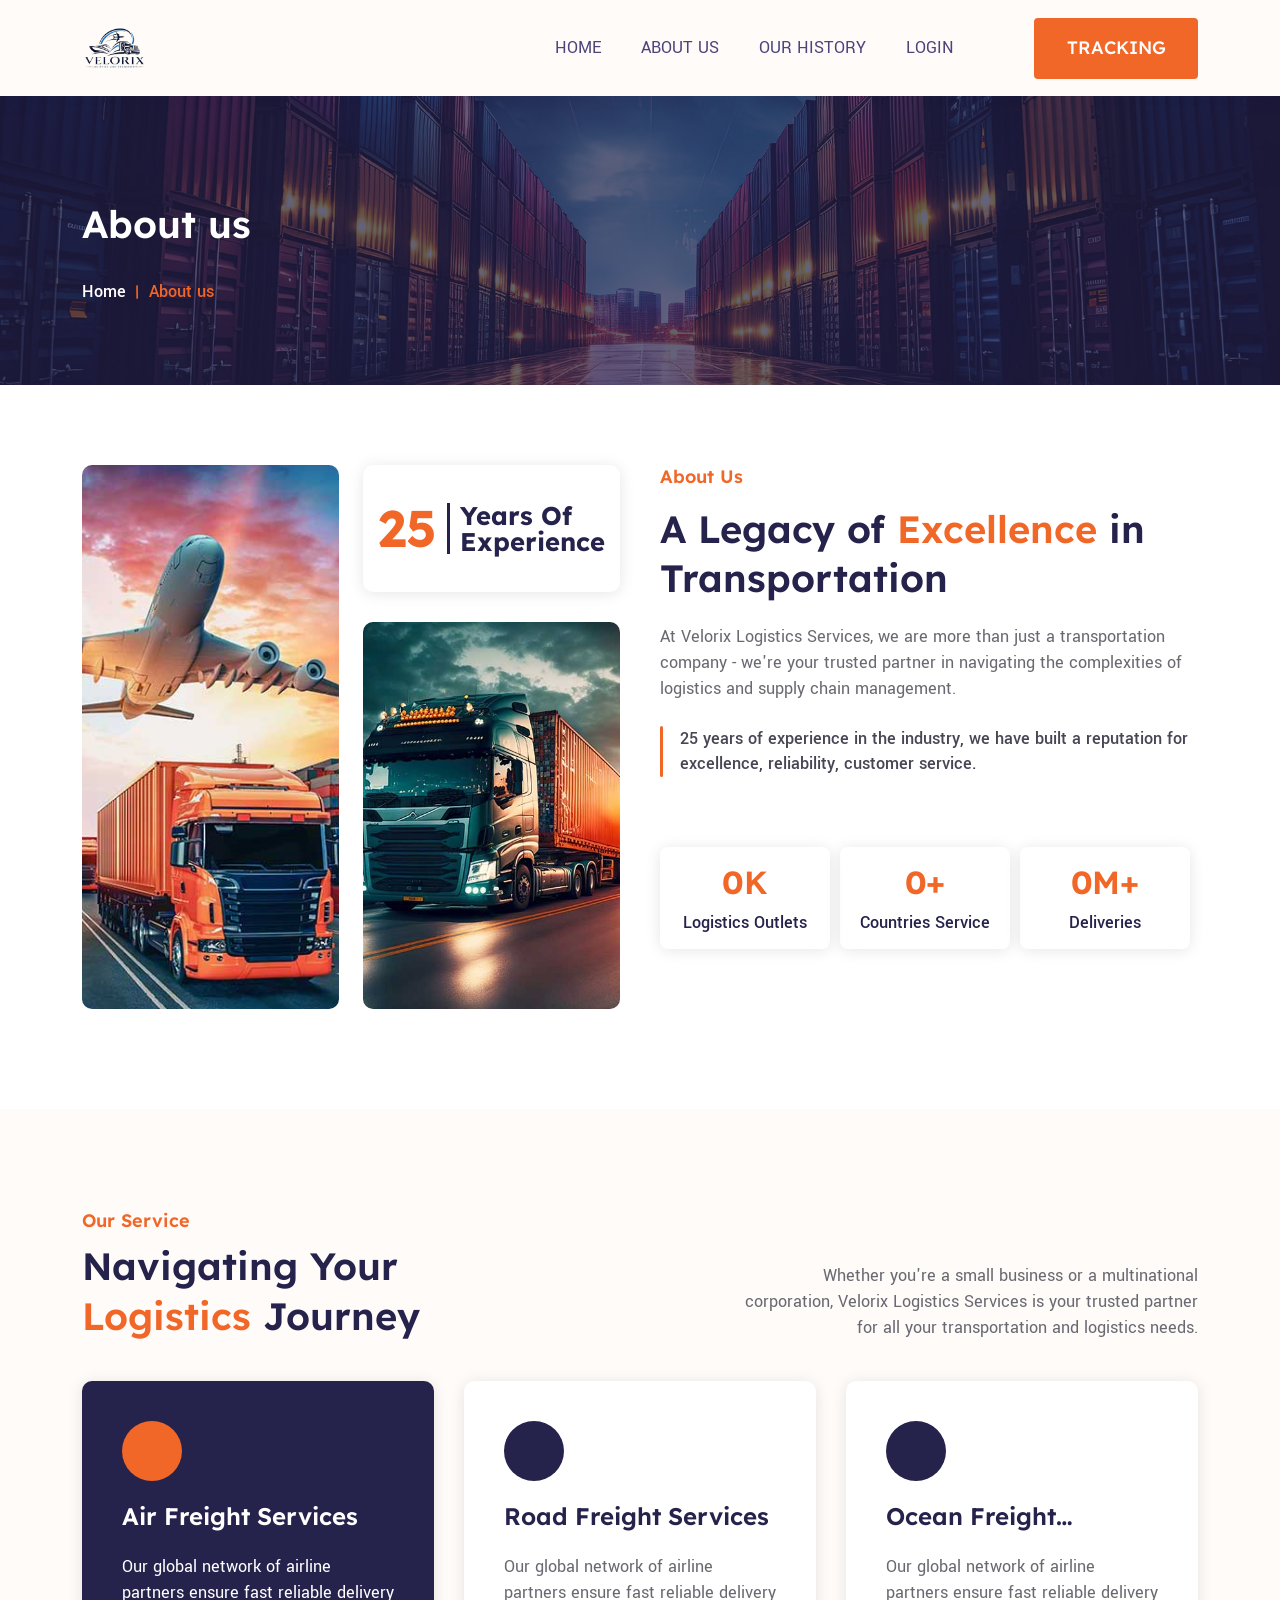
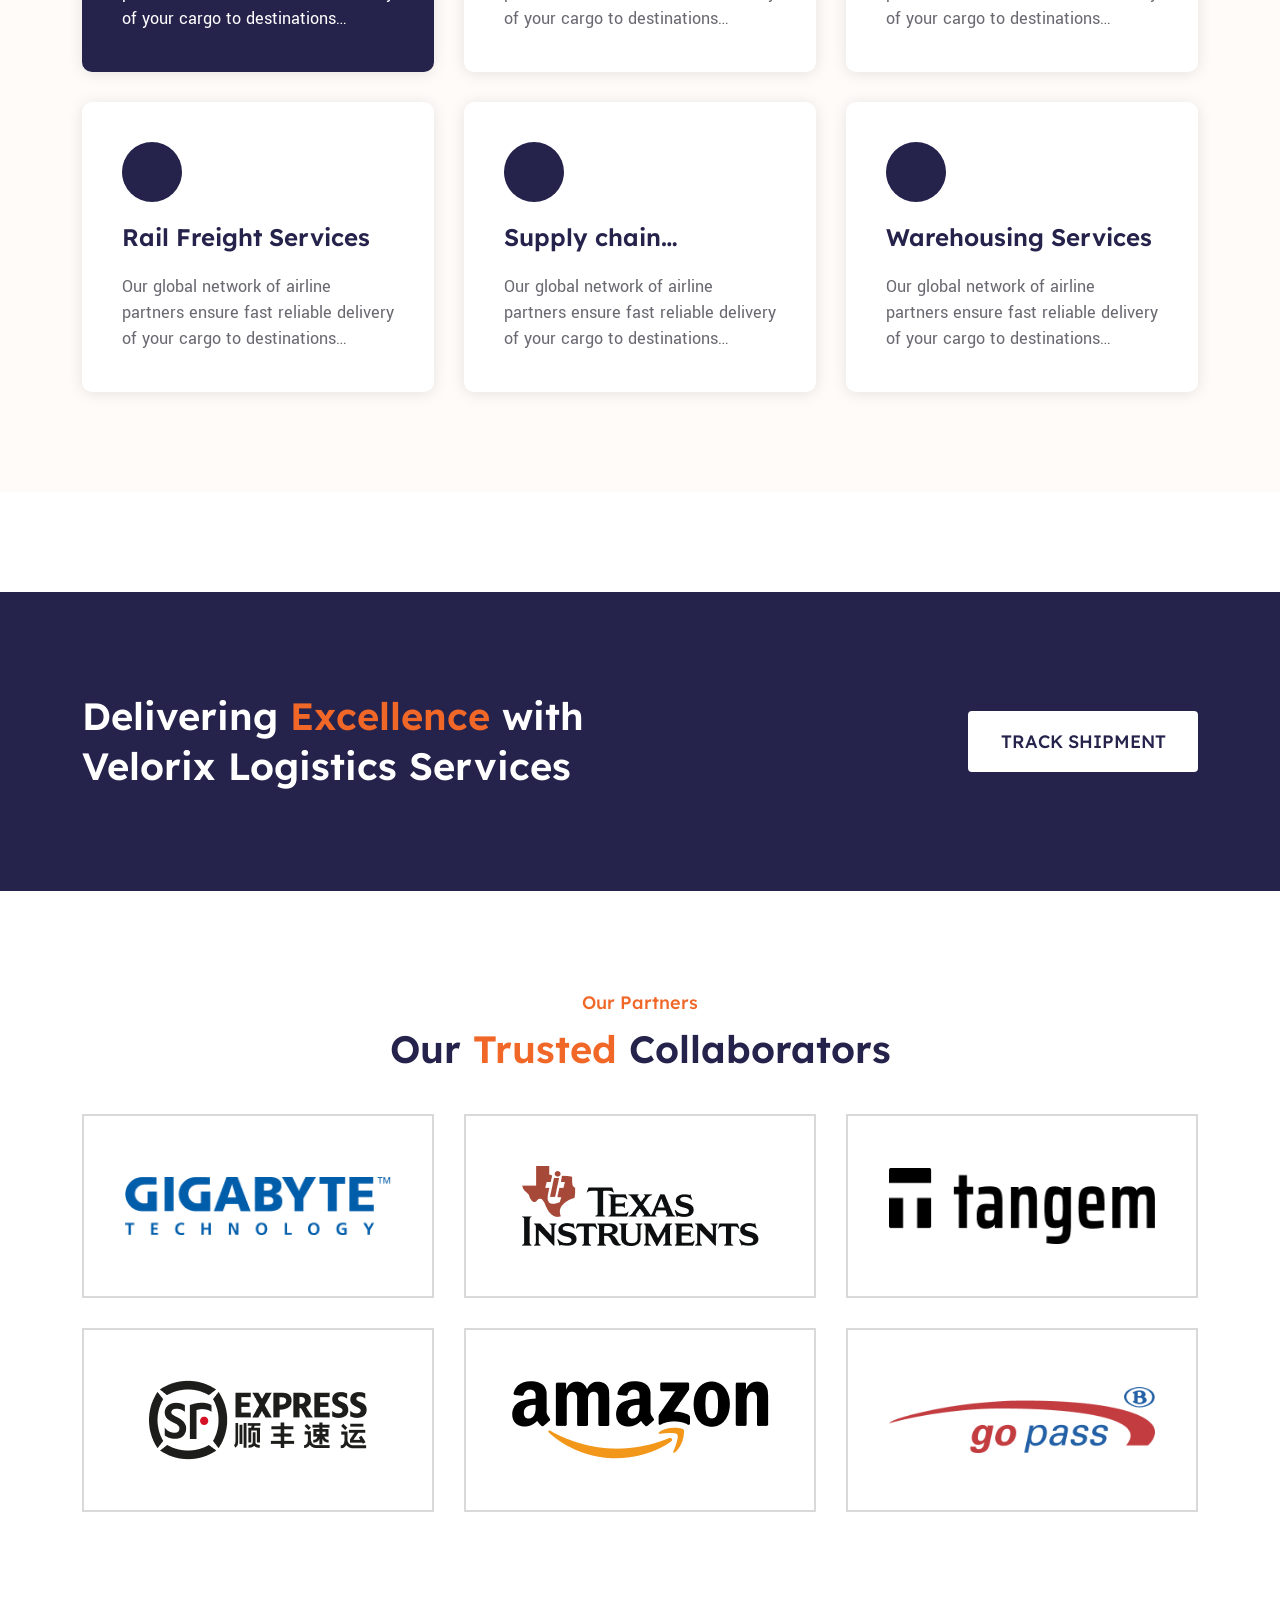
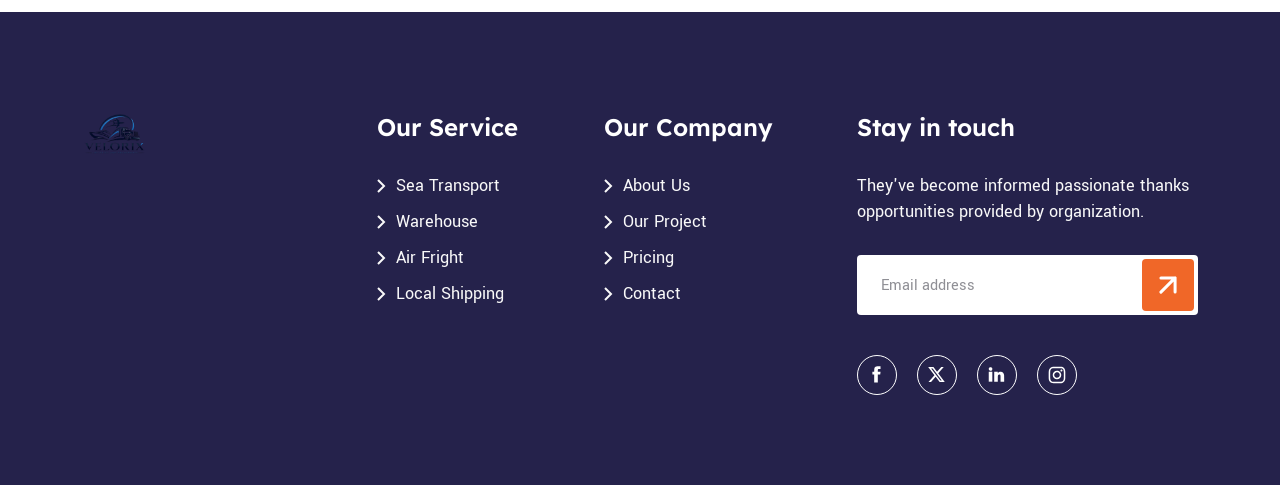
<file: about.html>
<!DOCTYPE html><html lang="en" data-bs-theme="auto"><head>
    <meta charset="utf-8">
    <meta name="theme-color" content="#253b2f">
    <meta name="viewport" content="width=device-width, initial-scale=1">
    <meta name="description" content="We believe that the services offered by us should satisfy the high expectations
of our customers. We are dedicated in creating added value for our
customers by implementing modern technology in our work. That is why the desire of
constant improvement is the driving force behind our transportation business.">
    <title>Velorix Logistics Services</title>
    <link rel="shortcut icon" type="images/png" href="https://velorixlogistics.org/logistip/assets/images/fav-icon/favicon.ico">
    <meta name="robots" content="index, follow">
<link href="dashboard/logo.png" rel="icon">

<meta name="description" content=" We are a leading consolidator and distributor of
			international parcels and mail providing a full range of shipping and mailing solutions to
			volume mailers and e-commerce clients.">
<meta property="og:title" content="About us-Velorix Logistics Services">

<meta property="og:url" content="https://velorixlogistics.org/index.php/about">

<meta property="og:description" content=" We are a leading consolidator and distributor of
			international parcels and mail providing a full range of shipping and mailing solutions to
			volume mailers and e-commerce clients.">

<meta property="og:image" content="/dashboard/cover.jpg">

<meta property="og:type" content="article">    <!-- Google fonts -->

    <link rel="preconnect" href="https://fonts.googleapis.com/">
    <link rel="preconnect" href="https://fonts.gstatic.com/" crossorigin="">
    <link href="https://fonts.googleapis.com/css2?family=Lexend:wght@100..900&amp;family=Yantramanav:wght@100;300;400;500;700;900&amp;display=swap" rel="stylesheet">

    <!-- Main CSS -->
    <link rel="stylesheet" href="logistip/assets/css/animate.css">
    <link rel="stylesheet" href="logistip/assets/css/odometer.css">
    <link rel="stylesheet" href="logistip/assets/css/swiper-bundle.min.css">
    <link rel="stylesheet" href="logistip/assets/css/magnific-popup.css">
    <link rel="stylesheet" href="logistip/assets/css/leaflet.css">
    <link rel="stylesheet" href="logistip/assets/css/leaflet-routing-machine.css">
    <link rel="stylesheet" href="logistip/assets/css/style.css">

</head>


<body>
    <div class="page">


        <!--Header Section ======================-->
        <header class="section-header header-1 sticky-navbar">
            <nav class="navbar logistics-navbar navbar-expand-xl navbar-light hover-menu">
                <div class="container">
                    <a class="navbar-brand py-2 py-xl-0" href="index.html">
                        <span class="logo">
                            <img src="dashboard/logo.png" alt="Velorix Logistics Services">
                        </span>
                    </a>
                    <a href="#" class="logistics-toggler-icon text-decoration-none d-block d-xl-none" data-bs-toggle="offcanvas" data-bs-target="#logisticsNavbar" aria-controls="logisticsNavbar" aria-label="Toggle navigation">
                        <svg width="40" height="23" viewBox="0 0 40 23" fill="none" xmlns="http://www.w3.org/2000/svg">
                            <line x1="1.5" y1="1.5" x2="38.5" y2="1.5" stroke-width="3" stroke-linecap="round"></line>
                            <line x1="1.5" y1="11.5" x2="38.5" y2="11.5" stroke-width="3" stroke-linecap="round"></line>
                            <line x1="21.5" y1="21.5" x2="38.5" y2="21.5" stroke-width="3" stroke-linecap="round"></line>
                        </svg>
                    </a>
                    <div class="collapse navbar-collapse">
                        <ul class="navbar-nav gap-30 gap-lg-40 justify-content-end flex-grow-1 align-items-xl-center">
                            <li class="nav-item dropdown">
                                <a class="nav-link" href="index.html" aria-label="nav-links">
                                    Home
                                </a>
                            </li>
                            <li class="nav-item dropdown">
                                <a class="nav-link" href="page/about.html" aria-label="nav-links">
                                    About Us
                                </a>
                            </li>
                            <li class="nav-item dropdown">
                                <a class="nav-link" href="page/history.html" aria-label="nav-links">
                                    Our History
                                </a>
                            </li>
                            <li class="nav-item dropdown">
                                <a class="nav-link" href="login.html" aria-label="nav-links">
                                    Login
                                </a>
                            </li>
                            <li class="d-none d-md-block d-lg-block">
                            </li>
                                                        <li class="nav-item">
                                <a class="btn btn-primary text-uppercase" href="page/track.html">
                                    Tracking
                                </a>
                            </li>

                        </ul>
                    </div>
                </div>
                <!-- container -->
            </nav>
        </header>
        <!--Header Section ======================-->


        <!--Mobile-Header ======================-->
        <nav class="navbar logistics-navbar hover-menu" aria-label="Offcanvas navbar large">
            <div class="offcanvas offcanvas-end" data-bs-backdrop="static" tabindex="-1" id="logisticsNavbar" aria-labelledby="logisticsNavbarLabel">
                <div class="offcanvas-header">
                    <span class="offcanvas-title" id="logisticsNavbarLabel">
                        <span class="logo">
                            <img src="dashboard/logo.png" alt="Velorix Logistics Services">
                        </span>
                    </span>
                    <button type="button" class="btn-close" data-bs-dismiss="offcanvas" aria-label="Close"></button>
                </div>
                <div class="offcanvas-body">
                    <ul class="navbar-nav gap-30 gap-lg-40 justify-content-end flex-grow-1 align-items-xl-center">



                        <li class="nav-item dropdown">
                            <a class="nav-link" href="index.html" aria-label="nav-links">
                                Home
                            </a>
                        </li>
                        <li class="nav-item dropdown">
                            <a class="nav-link" href="about.html" aria-label="nav-links">
                                About Us
                            </a>
                        </li>
                        <li class="nav-item dropdown">
                            <a class="nav-link" href="page/history.html" aria-label="nav-links">
                                Our History
                            </a>
                        </li>
                        <li class="nav-item dropdown">
                            <a class="nav-link" href="login.html" aria-label="nav-links">
                                Login
                            </a>
                        </li>
                        <li class="nav-item"><style type="text/css">
iframe.goog-te-banner-frame {
    display: none !important;
}

body {
    position: static !important;
    top: 0px !important;
}


.goog-logo-link {
    display: none !important;
}

div.goog-te-gadget {
    color: transparent !important;
}
</style>


<div id="google_translate_element"></div>

<script type="text/javascript">
function googleTranslateElementInit() {
    new google.translate.TranslateElement({
        pageLanguage: 'en'
    }, 'google_translate_element');
}
</script>
<script type="text/javascript" src="//translate.google.com/translate_a/element.js?cb=googleTranslateElementInit">
</script></li>
                                                <li class="nav-item">
                            <a class="btn btn-primary text-uppercase" href="page/track.html">
                                Tracking
                            </a>
                        </li>

                    </ul>
                </div>
            </div>
        </nav>
        <!--Mobile-Header ======================-->


        <!--Banner Section ======================-->
<section class="section-banner banner-style-1 position-relative parallax" data-bs-theme="dark">
	<div class="container">
		<div class="banner-wrapper d-flex flex-column gap-10 gap-md-3 gap-lg-30">
			<h3 class="banner-heading mb-0">About us</h3>
			<nav aria-label="breadcrumb">
				<ol class="breadcrumb mb-0">
					<li class="breadcrumb-item"><a href="index.html" class="text-decoration-none link-hover-animation-1">Home</a></li>
					<li class="breadcrumb-item active" aria-current="page">About us</li>
				</ol>
			</nav>
		</div>
		<!-- banner-wrapper -->
	</div>
	<!-- container -->
</section>
<!--Banner Section ======================-->


<!--About Section ======================-->
<section class="section-about about-1 pt-5 pt-lg-80 pt-xxl-100 pb-60 pb-lg-100 pb-xxl-120">
	<div class="container">
		<div class="row gx-40 gy-5 gy-xl-0">
			<div class="col-xl-6 col-xxl-7">
				<div class="row gy-30">
					<div class="col-md-6">
						<div class="about-image-1 border-10 wow fadeInUp">
							<img src="logistip/assets/images/about-image-6.jpg" class="img-fluid" alt="about-image-6">
						</div>
						<!-- about-image-1 -->
					</div>
					<!-- col-md-6 -->
					<div class="col-md-6">
						<div class="d-flex flex-column gap-30">
							<ul class="about-experience list-unstyled d-flex align-items-center justify-content-center gap-10 border-10 shadow mb-0">
								<li>
									<h2 class="display-3 fw-bold text-primary mb-0">25</h2>
								</li>
								<li>
									<h4 class="display-6 fw-bold lh-1 mb-0">Years Of Experience</h4>
								</li>
							</ul>
							<div class="about-image-2 border-10 wow fadeInUp">
								<img src="logistip/assets/images/about-image-2.jpg" class="img-fluid" alt="about-image-1">
							</div>
							<!-- about-image-1 -->
						</div>
						<!-- d-flex -->
					</div>
					<!-- col-md-6 -->
				</div>
				<!-- row -->
			</div>
			<!-- col-7 -->
			<div class="col-xl-6 col-xxl-5">
				<div class="mb-30 mb-xxl-40">
					<h6 class="mb-3 text-primary">About Us</h6>
					<h3 class="mb-20">A Legacy of <span class="text-primary">Excellence</span> in Transportation</h3>
					<p class="mb-4">At Velorix Logistics Services, we are more than just a transportation company - we're your trusted partner in navigating the complexities of logistics and supply chain management.</p>
					<p class="mb-0 fw-medium body-color-style-2 custom-border-left pe-xxl-30">
						25 years of experience in the industry, we have built a reputation for excellence, reliability, customer service.
					</p>
				</div>

				<div class="d-flex flex-wrap gap-4 align-items-md-center mb-40 mb-xxl-5">
									</div>
				<div class="d-flex flex-wrap gap-3 gap-xl-10">
					<div class="about-service d-flex gap-1 flex-column align-items-center justify-content-center shadow border-8">
						<h4 class="mb-0 d-flex text-primary">
							<span class="odometer" data-count-to="25"></span><span class="odometer-pertial-text">K</span>
						</h4>
						<p class="mb-0 fw-medium">Logistics Outlets</p>
					</div>
					<div class="about-service d-flex gap-1 flex-column align-items-center justify-content-center shadow border-8">
						<h4 class="mb-0 d-flex text-primary">
							<span class="odometer" data-count-to="150"></span><span class="odometer-pertial-text">+</span>
						</h4>
						<p class="mb-0 fw-medium">Countries Service</p>
					</div>
					<div class="about-service d-flex gap-1 flex-column align-items-center justify-content-center shadow border-8">
						<h4 class="mb-0 d-flex text-primary">
							<span class="odometer" data-count-to="12"></span><span class="odometer-pertial-text">M+</span>
						</h4>
						<p class="mb-0 fw-medium">Deliveries</p>
					</div>
				</div>
			</div>
			<!-- col-5 -->
		</div>
		<!-- row -->
	</div>
	<!-- container -->
</section>
<!--About Section ======================-->


<!--Service Section ======================-->
<section class="section-service service-3 pb-60 pb-lg-100 pb-xxl-120 hover-element">
	<div class="bg-custom-light py-60 py-lg-100 py-xxl-120">
		<div class="container">
			<div class="row justify-content-between align-items-lg-end gx-0 gy-30 mb-40">
				<div class="col-lg-5 col-xl-4">
					<h6 class="subtitle mb-10 text-primary">Our Service</h6>
					<h3 class="mb-0">Navigating Your <span class="text-primary">Logistics</span> Journey</h3>
				</div>
				<!-- col-md-5 -->
				<div class="col-lg-6 col-xl-5">
					<p class="mb-0 text-lg-end">Whether you're a small business or a multinational corporation, Velorix Logistics Services is your trusted partner for all your transportation and logistics needs.</p>
				</div>
				<!-- col-md-3 -->
			</div>
			<!--row mb-40 -->
			<div class="row g-30 wow fadeInUp">
				<div class="col-md-6 col-lg-4">
					<div class="service-3-wrapper hover-item shadow active">
						<span class="freight-icon">
							<svg width="29" height="28">
								<use xlink:href="#air-freight-icon"></use>
							</svg>
						</span>
						<h5 class="mb-0 service-3-title"><a href="index.html" class="text-decoration-none link-hover-animation-1">Air Freight Services</a></h5>
						<p class="mb-0  service-3-text">Our global network of airline partners ensure fast reliable delivery of your cargo to destinations worldwide.</p>
					</div>
				</div>
				<!-- col -->
				<div class="col-md-6 col-lg-4">
					<div class="service-3-wrapper hover-item shadow">
						<span class="freight-icon">
							<svg width="29" height="28">
								<use xlink:href="#road-freight-icon"></use>
							</svg>
						</span>
						<h5 class="mb-0 service-3-title"><a href="index.html" class="text-decoration-none link-hover-animation-1">Road Freight Services</a></h5>
						<p class="mb-0  service-3-text">Our global network of airline partners ensure fast reliable delivery of your cargo to destinations worldwide.</p>
					</div>
				</div>
				<!-- col -->
				<div class="col-md-6 col-lg-4">
					<div class="service-3-wrapper hover-item shadow">
						<span class="freight-icon">
							<svg width="29" height="28">
								<use xlink:href="#ocean-freight-icon"></use>
							</svg>
						</span>
						<h5 class="mb-0 service-3-title"><a href="index.html" class="text-decoration-none link-hover-animation-1">Ocean Freight Services</a></h5>
						<p class="mb-0  service-3-text">Our global network of airline partners ensure fast reliable delivery of your cargo to destinations worldwide.</p>
					</div>
				</div>
				<!-- col -->
				<div class="col-md-6 col-lg-4">
					<div class="service-3-wrapper hover-item shadow">
						<span class="freight-icon">
							<svg width="26" height="28">
								<use xlink:href="#rail-freight-icon"></use>
							</svg>
						</span>
						<h5 class="mb-0 service-3-title"><a href="index.html" class="text-decoration-none link-hover-animation-1">Rail Freight Services</a></h5>
						<p class="mb-0  service-3-text">Our global network of airline partners ensure fast reliable delivery of your cargo to destinations worldwide.</p>
					</div>
				</div>
				<!-- col -->
				<div class="col-md-6 col-lg-4">
					<div class="service-3-wrapper hover-item shadow">
						<span class="freight-icon">
							<svg width="32" height="28">
								<use xlink:href="#supply-chain-icon"></use>
							</svg>
						</span>
						<h5 class="mb-0 service-3-title"><a href="index.html" class="text-decoration-none link-hover-animation-1">Supply chain management</a></h5>
						<p class="mb-0  service-3-text">Our global network of airline partners ensure fast reliable delivery of your cargo to destinations worldwide.</p>
					</div>
				</div>
				<!-- col -->
				<div class="col-md-6 col-lg-4">
					<div class="service-3-wrapper hover-item shadow">
						<span class="freight-icon">
							<svg width="28" height="28">
								<use xlink:href="#ware-housing-icon"></use>
							</svg>
						</span>
						<h5 class="mb-0 service-3-title"><a href="index.html" class="text-decoration-none link-hover-animation-1">Warehousing Services</a></h5>
						<p class="mb-0  service-3-text">Our global network of airline partners ensure fast reliable delivery of your cargo to destinations worldwide.</p>
					</div>
				</div>
				<!-- col -->
			</div>
			<!-- row -->
		</div>
		<!-- container -->
	</div>
</section>
<!--Service Section ======================-->




<!--CTA Section ======================-->
<section class="section-cta cta-1 mb-60 mb-lg-100 mb-xxl-120">
	<div class="cta-wrapper text-bg-dark py-60 py-lg-100 py-xxl-120" data-bs-theme="dark">
		<div class="container">
			<div class="row align-items-center justify-content-lg-between gy-40">
				<div class="col-lg-7">
					<h3 class="mb-0 cta-heading">Delivering <span class="text-primary">Excellence</span> with Velorix Logistics Services</h3>
				</div>
				<!-- col-7 -->

				<div class="col-lg-3">
					<div class="d-flex justify-content-lg-end">
						<a href="page/track.html" class="btn btn-secondary">TRACK SHIPMENT</a>
					</div>
				</div>
			</div>
			<!-- row -->
		</div>
		<!-- container -->
	</div>
	<!-- cta-wrapper -->
</section>
<!--CTA Section ======================-->






        <!--Brand Section ======================-->
        <section class="section-brand brand-1 pb-60 pb-lg-100 pb-xxl-120">
            <div class="container">
                <div class="text-lg-center">
                    <h6 class="mb-10 text-primary fw-medium">Our Partners</h6>
                    <h3 class="mb-40">Our <span class="text-primary">Trusted</span> Collaborators</h3>
                    <div class="row row-cols-1 row-cols-sm-2 row-cols-xl-3 g-30">
                        <div class="col">
                            <a href="#" class="brand-item text-decoration-none">
                                <img src="logistip/assets/images/brand-1.png" class="img-fluid" alt="brand-1">
                            </a>
                        </div>
                        <!-- col -->
                        <div class="col">
                            <a href="#" class="brand-item text-decoration-none">
                                <img src="logistip/assets/images/brand-2.png" class="img-fluid" alt="brand-2">
                            </a>
                        </div>
                        <!-- col -->
                        <div class="col">
                            <a href="#" class="brand-item text-decoration-none">
                                <img src="logistip/assets/images/brand-3.png" class="img-fluid" alt="brand-3">
                            </a>
                        </div>
                        <!-- col -->
                        <div class="col">
                            <a href="#" class="brand-item text-decoration-none">
                                <img src="logistip/assets/images/brand-4.png" class="img-fluid" alt="brand-4">
                            </a>
                        </div>
                        <!-- col -->
                        <div class="col">
                            <a href="#" class="brand-item text-decoration-none">
                                <img src="logistip/assets/images/brand-5.png" class="img-fluid" alt="brand-5">
                            </a>
                        </div>
                        <!-- col -->
                        <div class="col">
                            <a href="#" class="brand-item text-decoration-none">
                                <img src="logistip/assets/images/brand-6.png" class="img-fluid" alt="brand-6">
                            </a>
                        </div>
                        <!-- col -->
                    </div>
                    <!-- row -->
                </div>
            </div>
            <!-- container -->
        </section>
        <!--Brand Section ======================-->



        <!--Footer Section ======================-->
        <footer class="section-footer footer-1 bg-secondary" data-bs-theme="dark">
            <div class="container">
                <div class="footer-wrapper pt-60 pb-5 pt-lg-100 pb-lg-90">
                    <div class="row gx-40 gy-5 justify-content-lg-between">

                        <div class="col-md-5 col-lg-5 col-xl-3">
                            <div class="logo-footer mb-20 mb-xl-30">
                                <a class="navbar-brand py-0" href="index.html">
                                    <span class="logo">
                                        <img src="dashboard/logo.png" class="img-fluid" alt="logo-white">
                                    </span>
                                </a>
                            </div>
                            <!-- logo-footer -->
                            

                        </div>
                        <!-- col-4 -->

                        <div class="col-md-3 col-lg-3 col-xl-2">
                            <div class="d-flex justify-content-md-center justify-content-xxl-end">
                                <div class="d-flex flex-column gap-20 gap-lg-30">
                                    <h5 class="mb-0">Our Service</h5>
                                    <ul class="list-unstyled mb-0 d-flex flex-column gap-10">
                                        <li class="d-flex gap-10 align-items-center">
                                            <span class="chevron-right-icon">
                                                <svg width="9" height="14">
                                                    <use xlink:href="#chevron-right-icon"></use>
                                                </svg>
                                            </span>
                                            <a href="index.html" class="text-decoration-none link-hover-animation-1">Sea Transport</a>
                                        </li>
                                        <li class="d-flex gap-10 align-items-center">
                                            <span class="chevron-right-icon">
                                                <svg width="9" height="14">
                                                    <use xlink:href="#chevron-right-icon"></use>
                                                </svg>
                                            </span>
                                            <a href="index.html" class="text-decoration-none link-hover-animation-1">Warehouse</a>
                                        </li>
                                        <li class="d-flex gap-10 align-items-center">
                                            <span class="chevron-right-icon">
                                                <svg width="9" height="14">
                                                    <use xlink:href="#chevron-right-icon"></use>
                                                </svg>
                                            </span>
                                            <a href="index.html" class="text-decoration-none link-hover-animation-1">Air Fright</a>
                                        </li>
                                        <li class="d-flex gap-10 align-items-center">
                                            <span class="chevron-right-icon">
                                                <svg width="9" height="14">
                                                    <use xlink:href="#chevron-right-icon"></use>
                                                </svg>
                                            </span>
                                            <a href="index.html" class="text-decoration-none link-hover-animation-1">Local Shipping</a>
                                        </li>
                                    </ul>
                                </div>
                            </div>

                        </div>
                        <!-- col-2 -->

                        <div class="col-md-4 col-lg-3 col-xxl-2">
                            <div class="d-flex justify-content-md-end justify-content-xl-center justify-content-xxl-end">
                                <div class="d-flex flex-column gap-20 gap-lg-30">
                                    <h5 class="mb-0">Our Company</h5>
                                    <ul class="list-unstyled mb-0 d-flex flex-column gap-10">
                                        <li class="d-flex gap-10 align-items-center">
                                            <span class="chevron-right-icon">
                                                <svg width="9" height="14">
                                                    <use xlink:href="#chevron-right-icon"></use>
                                                </svg>
                                            </span>
                                            <a href="about.html" class="text-decoration-none link-hover-animation-1">About Us</a>
                                        </li>
                                        <li class="d-flex gap-10 align-items-center">
                                            <span class="chevron-right-icon">
                                                <svg width="9" height="14">
                                                    <use xlink:href="#chevron-right-icon"></use>
                                                </svg>
                                            </span>
                                            <a href="about.html" class="text-decoration-none link-hover-animation-1">Our Project</a>
                                        </li>
                                        <li class="d-flex gap-10 align-items-center">
                                            <span class="chevron-right-icon">
                                                <svg width="9" height="14">
                                                    <use xlink:href="#chevron-right-icon"></use>
                                                </svg>
                                            </span>
                                            <a href="index.html" class="text-decoration-none link-hover-animation-1">Pricing</a>
                                        </li>
                                        <li class="d-flex gap-10 align-items-center">
                                            <span class="chevron-right-icon">
                                                <svg width="9" height="14">
                                                    <use xlink:href="#chevron-right-icon"></use>
                                                </svg>
                                            </span>
                                            <a href="about.html" class="text-decoration-none link-hover-animation-1">Contact</a>
                                        </li>
                                    </ul>
                                </div>
                            </div>

                        </div>
                        <!-- col-2 -->

                        <div class="col-md-6 col-lg-5 col-xl-4 col-xxl-4 d-flex justify-content-end">
                            <div class="footer-subscription d-flex flex-column gap-20 gap-lg-30">
                                <h5 class="mb-0">Stay in touch</h5>
                                <p class="mb-0 body-color-style-1">They've become informed passionate thanks opportunities provided by organization.</p>

                                <form id="subscriptionForm" class="contact-form row mb-10" data-bs-theme="light">
                                    <div class="col-12">
                                        <div class="footer-form-wrapper position-relative">
                                            <input type="email" class="form-control" id="InputEmail" name="InputEmail" placeholder="Email address" required="">

                                            <button class="arrow-icon-wrapper" type="submit" aria-label="submit-button">
                                                <span class="arrow-icon-2">
                                                    <svg width="18" height="18">
                                                        <use xlink:href="#arrow-icon-2"></use>
                                                    </svg>
                                                </span>
                                            </button>
                                        </div>
                                    </div>
                                </form>

                                <div class="d-flex gap-20 social-icons text-white">
                                    <a href="#" class="text-decoration-none" aria-label="social-icon">
                                        <span class="facebook-icon">
                                            <svg width="9" height="17">
                                                <use xlink:href="#facebook-icon"></use>
                                            </svg>
                                        </span>
                                    </a>
                                    <a href="#" class="text-decoration-none" aria-label="social-icon">
                                        <span class="twitter-icon">
                                            <svg width="19" height="15">
                                                <use xlink:href="#twitter-icon"></use>
                                            </svg>
                                        </span>
                                    </a>
                                    <a href="#" class="text-decoration-none" aria-label="social-icon">
                                        <span class="linkedin-icon">
                                            <svg width="17" height="15">
                                                <use xlink:href="#linkedin-icon"></use>
                                            </svg>
                                        </span>
                                    </a>
                                    <a href="#" class="text-decoration-none" aria-label="social-icon">
                                        <span class="instagram-icon-3">
                                            <svg width="18" height="18">
                                                <use xlink:href="#instagram-icon-3"></use>
                                            </svg>
                                        </span>
                                    </a>
                                </div>
                                <!-- social-icons -->
                                <!-- subscriptionForm -->

                            </div>
                            <!-- d-flex -->
                        </div>
                        <!-- col-3 -->
                    </div>
                    <!-- row -->
                </div>
                <!-- footer-wrapper -->
            </div>
            <!-- container -->

        </footer>
        <!--Footer Section ======================-->


        <!--Back-to-top ======================-->
        <div class="progressCounter progressScroll progress-scroll-opacity-0">
            <div class="progressScroll-border">
                <div class="progressScroll-circle">
                    <span class="progressScroll-text text-white">
                        <span class="progress-arrow-icon">
                            <svg width="12" height="18">
                                <use xlink:href="#progress-arrow-icon"></use>
                            </svg>
                        </span>
                    </span>
                </div>
            </div>
        </div>
        <!--Back-to-top ======================-->



        <!-- SVG ======================-->
        <svg xmlns="http://www.w3.org/2000/svg" style="display: none;">

            <symbol id="progress-arrow-icon" viewBox="0 0 12 18" fill="none">
                <path d="M6.00008 1.5L10.1667 5.66667M6.00008 1.5L1.83341 5.66667M6.00008 1.5L6.00008 16.5" stroke="white" stroke-width="2" stroke-linecap="round" stroke-linejoin="round"></path>
            </symbol>

            <symbol id="instagram-icon-3" viewBox="0 0 18 18">
                <g clip-path="url(#clip0_1618_1223)">
                    <path d="M6.49049 0.667969H11.4735C11.5715 0.676796 11.6667 0.685951 11.7635 0.694451C12.3892 0.75134 13.0261 0.751993 13.6385 0.874924C15.2601 1.20187 16.3894 2.14282 16.9596 3.71509C17.2352 4.47557 17.299 5.2707 17.3016 6.0691C17.3075 7.97976 17.3163 9.89043 17.296 11.8008C17.2898 12.4056 17.248 13.0196 17.1325 13.6117C16.8206 15.2079 15.9078 16.3371 14.3767 16.9335C13.6378 17.2212 12.8597 17.298 12.076 17.3059C10.3177 17.3235 8.55907 17.3386 6.80076 17.3304C5.93436 17.3258 5.06338 17.3222 4.21136 17.1156C2.83132 16.7808 1.80603 15.9984 1.1966 14.706C0.821269 13.9109 0.706184 13.0553 0.697684 12.1885C0.678721 10.3871 0.65845 8.58494 0.672836 6.78314C0.67508 6.02384 0.729701 5.2656 0.836308 4.51382C1.00861 3.34728 1.57063 2.37887 2.52498 1.66286C3.34234 1.04919 4.29048 0.805286 5.29126 0.734339C5.6898 0.706221 6.09031 0.689874 6.49049 0.667969ZM9.00175 15.8709V15.8454C9.4415 15.8454 9.88156 15.8585 10.3207 15.8428C11.2636 15.8101 12.2127 15.8176 13.1464 15.7035C14.3784 15.5531 15.2219 14.8557 15.5949 13.6438C15.7656 13.0879 15.795 12.5119 15.8016 11.9368C15.8186 10.4606 15.8398 8.98446 15.8267 7.50831C15.8189 6.63046 15.7966 5.74804 15.6959 4.87706C15.542 3.53658 14.6929 2.62964 13.3746 2.3671C12.7992 2.25267 12.2012 2.21867 11.6124 2.20853C10.1585 2.18434 8.7026 2.18892 7.249 2.19382C6.41399 2.19644 5.57668 2.18565 4.74918 2.33114C3.48456 2.55313 2.61718 3.35513 2.35889 4.61321C2.24773 5.15659 2.21046 5.7209 2.19869 6.27703C2.17024 7.61751 2.15978 8.95798 2.17449 10.2985C2.18496 11.2361 2.21209 12.1764 2.29971 13.1102C2.3808 13.9763 2.77705 14.705 3.51333 15.2115C4.08156 15.6038 4.73186 15.7519 5.40569 15.7777C6.60361 15.8222 7.80285 15.8402 9.00175 15.8709Z"></path>
                    <path d="M4.71291 9.01086C4.70507 6.65261 6.63175 4.72494 8.99589 4.72461C10.1297 4.72357 11.2177 5.17259 12.0207 5.97306C12.8238 6.77353 13.2763 7.86 13.2789 8.99386C13.2949 11.3505 11.3734 13.2821 9.00537 13.2906C6.64679 13.2987 4.72109 11.3789 4.71291 9.01086ZM8.9887 11.7814C9.53785 11.7831 10.0752 11.6219 10.5327 11.3182C10.9902 11.0144 11.3473 10.5818 11.5588 10.075C11.7703 9.56825 11.8268 9.01011 11.721 8.47125C11.6152 7.93238 11.3519 7.43702 10.9644 7.04784C10.577 6.65866 10.0828 6.39317 9.54444 6.28495C9.00606 6.17674 8.44767 6.23067 7.93995 6.43992C7.43223 6.64918 6.998 7.00434 6.69221 7.46048C6.38641 7.91661 6.22281 8.45321 6.22209 9.00236C6.22054 9.36669 6.29095 9.72775 6.42929 10.0648C6.56762 10.4019 6.77115 10.7083 7.0282 10.9665C7.28525 11.2247 7.59076 11.4296 7.92719 11.5694C8.26362 11.7093 8.62436 11.7813 8.9887 11.7814Z"></path>
                    <path d="M13.4715 3.55919C13.7338 3.56828 13.982 3.68039 14.1622 3.87123C14.3424 4.06207 14.4402 4.31625 14.4342 4.57866C14.4283 4.84108 14.3191 5.09058 14.1305 5.27307C13.9418 5.45557 13.6888 5.55634 13.4264 5.55355C13.2944 5.55215 13.164 5.52457 13.0427 5.4724C12.9215 5.42022 12.8118 5.34451 12.72 5.24963C12.6282 5.15475 12.5562 5.0426 12.5081 4.91968C12.46 4.79676 12.4367 4.66551 12.4397 4.53354C12.4427 4.40157 12.4718 4.27151 12.5255 4.15089C12.5791 4.03027 12.6561 3.92149 12.7521 3.83086C12.8481 3.74023 12.9611 3.66955 13.0846 3.62292C13.208 3.57628 13.3396 3.55462 13.4715 3.55919Z"></path>
                </g>
                <defs>
                    <clipPath id="clip0_1618_1223">
                        <rect width="16.6408" height="16.6667" fill="white" transform="translate(0.667969 0.667969)"></rect>
                    </clipPath>
                </defs>
            </symbol>


            <symbol id="plus-icon" viewBox="0 0 10 10" fill="none">
                <path d="M5 1V9" stroke-linecap="round" stroke-linejoin="round"></path>
                <path d="M1 5H9" stroke-linecap="round" stroke-linejoin="round"></path>
            </symbol>

            <symbol id="chevron-right-icon" viewBox="0 0 9 14" fill="none">
                <path d="M1 1L7 7L1 13" stroke-width="2"></path>
            </symbol>


            <symbol id="arrow-icon" viewBox="0 0 16 16">
                <path d="M14 7.99984L10.6667 4.6665M14 7.99984L10.6667 11.3332M14 7.99984H2" stroke-width="1.5" stroke-linecap="round" stroke-linejoin="round"></path>
            </symbol>

            <symbol id="arrow-icon-2" viewBox="0 0 18 18">
                <path d="M1.9165 16.0837L16.0832 1.91699M16.0832 1.91699H1.9165M16.0832 1.91699V16.0837" stroke-width="3" stroke-linecap="round" stroke-linejoin="round"></path>
            </symbol>

            <symbol id="arrow-icon-3" viewBox="0 0 20 12" fill="none">
                <path d="M19 6L14 1M19 6L14 11M19 6H1" stroke-width="2" stroke-linecap="round" stroke-linejoin="round"></path>
            </symbol>

            <symbol id="check-icon" viewBox="0 0 17 13" fill="none">
                <path d="M1 6L6 11L16 1" stroke-width="2" stroke-linecap="round" stroke-linejoin="round"></path>
            </symbol>

            <symbol id="star-rating-icon" viewBox="0 0 17 16">
                <path d="M4.02618 15.9955C3.10173 16.0199 2.58617 15.4132 2.71506 14.5799C2.88617 13.4688 3.0684 12.3577 3.30173 11.2643C3.44173 10.5977 3.35507 10.1021 2.80173 9.62657C1.96436 8.92286 1.18345 8.15458 0.466175 7.32879C0.170619 6.9799 -0.0538225 6.33546 0.0661775 5.9399C0.170622 5.59546 0.777283 5.27323 1.21284 5.18434C2.36617 4.93323 3.55062 4.84434 4.7084 4.61768C5.05446 4.53293 5.35452 4.31802 5.54617 4.01767C6.11728 2.98656 6.55284 1.87545 7.15728 0.868788C7.3795 0.479899 7.93729 0.0821246 8.35506 0.0665691C8.72395 0.0510135 9.24395 0.484346 9.46617 0.85768C10.0617 1.87324 10.504 2.97768 11.0751 4.00879C11.263 4.31203 11.5621 4.52975 11.9084 4.61545C13.0973 4.83767 14.3128 4.93546 15.4928 5.19324C15.9173 5.28657 16.4751 5.63767 16.5928 6.00434C16.7106 6.37101 16.4751 6.98879 16.1884 7.31546C15.4184 8.17075 14.5961 8.97748 13.7262 9.73101C13.5328 9.88734 13.3899 10.0972 13.3152 10.3344C13.2405 10.5715 13.2373 10.8254 13.3062 11.0643C13.5151 12.1755 13.7506 13.2688 13.8573 14.3821C13.8995 14.8266 13.7795 15.4932 13.4862 15.6955C13.1395 15.9177 12.4573 15.9177 12.0351 15.7377C10.9819 15.2724 9.95848 14.7425 8.97062 14.151C8.78189 14.0177 8.55707 13.9451 8.32604 13.9427C8.09501 13.9403 7.86872 14.0083 7.67729 14.1377C6.7084 14.6999 5.70173 15.1977 4.70395 15.711C4.48355 15.8185 4.25727 15.9134 4.02618 15.9955Z"></path>
            </symbol>

            <symbol id="video-icon" viewBox="0 0 21 26">
                <path d="M0.500998 12.9718C0.500998 9.35922 0.500998 5.74709 0.500998 2.13545C0.500998 1.53824 0.578769 0.996786 1.15397 0.676903C1.72917 0.35702 2.23247 0.572721 2.73578 0.897006C8.36356 4.51647 13.9928 8.13594 19.6235 11.7554C20.8194 12.5243 20.8165 13.4898 19.6162 14.2602C14.0041 17.8699 8.39143 21.4786 2.77833 25.0863C2.26182 25.4179 1.75118 25.6732 1.14663 25.3299C0.572897 25.0056 0.49953 24.4641 0.500998 23.8625C0.506867 20.2333 0.506867 16.603 0.500998 12.9718Z"></path>
            </symbol>


            <symbol id="location-icon-sm" viewBox="0 0 11 12">
                <g clip-path="url(#clip0_1_217)">
                    <path d="M4.7037 11.9999C4.52543 11.9849 4.34745 11.9691 4.16947 11.9547C3.33909 11.8891 2.52162 11.7551 1.73141 11.4838C1.26813 11.3249 0.824798 11.1267 0.453005 10.7965C0.265936 10.6303 0.120209 10.4347 0.0477858 10.1925C-0.085919 9.74714 0.0659647 9.37945 0.375597 9.06484C0.685229 8.75022 1.07931 8.55289 1.4898 8.39367C2.03312 8.18285 2.59639 8.04592 3.1702 7.94975C3.196 7.94535 3.22093 7.93685 3.25553 7.92805C3.23441 7.89052 3.21917 7.86003 3.20099 7.83159C2.79782 7.20118 2.38732 6.57576 1.99178 5.93978C1.48013 5.11527 1.29159 4.21657 1.464 3.26012C1.71147 1.88583 2.48027 0.885098 3.75839 0.335032C5.07549 -0.230868 6.3536 -0.0739993 7.52528 0.761069C8.33748 1.33958 8.84268 2.13682 9.04471 3.11087C9.25289 4.11571 9.08634 5.0663 8.54126 5.93978C8.14542 6.57488 7.73551 7.2006 7.33205 7.83188C7.31388 7.8612 7.29863 7.89052 7.27722 7.92864C7.51179 7.97643 7.73639 8.0166 7.95894 8.06909C8.59433 8.21775 9.218 8.4013 9.77363 8.75902C10.0797 8.95576 10.3442 9.19239 10.4709 9.55069C10.5976 9.909 10.5295 10.2348 10.3149 10.5356C10.1003 10.8364 9.79386 11.0367 9.4684 11.2021C8.80105 11.5407 8.08414 11.724 7.34935 11.8313C6.87552 11.9005 6.39612 11.9319 5.91936 11.9808C5.88095 11.9846 5.84312 11.9934 5.80501 11.9999H4.7037ZM5.26344 9.76298C5.29746 9.71225 5.32209 9.67794 5.34408 9.64247C6.18501 8.32477 7.02242 7.00356 7.86805 5.68997C8.53804 4.64848 8.62453 3.56271 8.0733 2.45935C7.56604 1.44601 6.71895 0.855777 5.5892 0.741718C4.39583 0.620914 3.43057 1.07539 2.71191 2.0339C1.95396 3.04461 1.90646 4.50861 2.58436 5.56828C3.18115 6.5007 3.77735 7.43321 4.37296 8.36582C4.66822 8.82558 4.96085 9.28621 5.26462 9.76298H5.26344ZM5.26168 11.3144C5.7015 11.285 6.14132 11.2672 6.58114 11.2264C7.34349 11.1578 8.09294 11.0129 8.80955 10.7303C9.13648 10.6013 9.45462 10.4532 9.69622 10.1829C9.87684 9.97937 9.8745 9.8052 9.69622 9.60171C9.52851 9.40995 9.31505 9.28093 9.08898 9.17274C8.39964 8.84112 7.65987 8.69246 6.90836 8.59277C6.87904 8.58895 6.83271 8.62209 6.81278 8.65141C6.72481 8.77984 6.64301 8.91295 6.55944 9.04431C6.23691 9.5504 5.91437 10.0567 5.59184 10.5632C5.50006 10.7098 5.37867 10.7875 5.20187 10.7596C5.0752 10.7394 4.99985 10.6535 4.93505 10.5514C4.53784 9.9259 4.14044 9.30117 3.74284 8.67721C3.7015 8.61212 3.66632 8.57605 3.57718 8.5957C3.41415 8.63206 3.24614 8.64525 3.08136 8.67545C2.46268 8.7898 1.85338 8.93934 1.30156 9.25367C1.12697 9.35534 0.96681 9.48 0.825383 9.62429C0.654147 9.79728 0.662944 9.98288 0.825383 10.1658C0.899941 10.2507 0.984179 10.3264 1.07637 10.3916C1.44465 10.6499 1.86248 10.8004 2.29086 10.922C3.26139 11.1997 4.25626 11.2906 5.26286 11.3144H5.26168Z"></path>
                    <path d="M7.02215 3.89711C7.02267 4.24417 6.9203 4.58359 6.72799 4.8725C6.53567 5.1614 6.26203 5.38681 5.94165 5.52025C5.62127 5.6537 5.26853 5.68918 4.92799 5.62221C4.58745 5.55525 4.2744 5.38885 4.0284 5.14404C3.7824 4.89922 3.61449 4.58698 3.54588 4.24677C3.47727 3.90656 3.51104 3.55365 3.64293 3.23263C3.77482 2.9116 3.99891 2.63688 4.28687 2.44317C4.57484 2.24945 4.91377 2.14545 5.26083 2.14429C5.72649 2.14428 6.17321 2.32868 6.50327 2.65716C6.83334 2.98563 7.0199 3.43145 7.02215 3.89711ZM6.31844 3.89711C6.3186 3.75888 6.29152 3.62196 6.23876 3.49419C6.18601 3.36642 6.1086 3.2503 6.01096 3.15244C5.91333 3.05459 5.79737 2.97692 5.66972 2.92388C5.54207 2.87084 5.40522 2.84346 5.26698 2.8433C5.12875 2.84315 4.99184 2.87022 4.86407 2.92298C4.7363 2.97574 4.62017 3.05315 4.52232 3.15078C4.42446 3.24842 4.3468 3.36438 4.29375 3.49203C4.24071 3.61968 4.21333 3.75653 4.21318 3.89476C4.20907 4.47005 4.69522 4.9559 5.2705 4.95033C5.84578 4.94476 6.32108 4.47005 6.31932 3.89799L6.31844 3.89711Z"></path>
                </g>
                <defs>
                    <clipPath id="clip0_1_217">
                        <rect width="10.5339" height="12" fill="white"></rect>
                    </clipPath>
                </defs>
            </symbol>


            <symbol id="globe-icon" viewBox="0 0 30 30" fill="none">
                <path d="M15 1.66675C18.335 5.31789 20.2303 10.0561 20.3333 15.0001C20.2303 19.944 18.335 24.6823 15 28.3334M15 1.66675C11.6649 5.31789 9.76962 10.0561 9.66663 15.0001C9.76962 19.944 11.6649 24.6823 15 28.3334M15 1.66675C7.63616 1.66675 1.66663 7.63628 1.66663 15.0001C1.66663 22.3639 7.63616 28.3334 15 28.3334M15 1.66675C22.3638 1.66675 28.3333 7.63628 28.3333 15.0001C28.3333 22.3639 22.3638 28.3334 15 28.3334M2.33332 11.0001H27.6667M2.33329 19.0001H27.6666" stroke-width="2" stroke-linecap="round" stroke-linejoin="round"></path>
            </symbol>


            <symbol id="clock-icon" viewBox="0 0 32 32">
                <g clip-path="url(#clip0_60_2469)">
                    <path d="M16.0008 28.9308C23.1327 28.9308 28.9313 23.1304 28.9313 16.0003C28.9313 8.87025 23.1302 3.06982 16.0008 3.06982C8.87136 3.06982 3.07031 8.87025 3.07031 16.0003C3.07031 23.1304 8.87074 28.9308 16.0008 28.9308ZM16.0008 4.62024C22.2756 4.62024 27.3809 9.72546 27.3809 16.0003C27.3809 22.2752 22.2756 27.3804 16.0008 27.3804C9.72595 27.3804 4.62073 22.2752 4.62073 16.0003C4.62073 9.72546 9.72533 4.62024 16.0008 4.62024Z"></path>
                    <path d="M16.0004 32.0007C18.1024 32.0064 20.1847 31.5951 22.1267 30.7906C24.0687 29.9862 25.8318 28.8045 27.3141 27.3141C28.8044 25.8318 29.986 24.0686 30.7903 22.1266C31.5947 20.1846 32.0059 18.1024 32.0001 16.0004C32.0059 13.8984 31.5947 11.8161 30.7903 9.87413C29.986 7.93213 28.8044 6.16895 27.3141 4.68666C25.8318 3.19622 24.0687 2.01457 22.1267 1.21012C20.1847 0.405661 18.1024 -0.00562715 16.0004 5.9145e-05C13.8983 -0.00567498 11.8159 0.405589 9.87377 1.21005C7.93166 2.0145 6.16839 3.19617 4.68604 4.68666C3.19579 6.16904 2.01432 7.93223 1.20997 9.87421C0.405631 11.8162 -0.00560706 13.8984 5.77366e-05 16.0004C-0.00560706 18.1023 0.405631 20.1845 1.20997 22.1265C2.01432 24.0685 3.19579 25.8317 4.68604 27.3141C6.16839 28.8046 7.93166 29.9862 9.87377 30.7907C11.8159 31.5951 13.8983 32.0064 16.0004 32.0007ZM16.0004 1.55048C23.9677 1.55048 30.4503 8.03246 30.4503 16.0004C30.4503 23.9683 23.9683 30.4503 16.0004 30.4503C8.03246 30.4503 1.55048 23.9677 1.55048 16.0004C1.55048 8.03308 8.03246 1.55048 16.0004 1.55048Z"></path>
                    <path d="M14.5534 15.6498C14.5256 15.7645 14.5117 15.8822 14.5119 16.0002C14.5119 16.3949 14.6687 16.7735 14.9478 17.0527C15.2269 17.3318 15.6055 17.4886 16.0003 17.4886C16.395 17.4886 16.7736 17.3318 17.0527 17.0527C17.3318 16.7735 17.4887 16.3949 17.4887 16.0002C17.4889 15.7893 17.4441 15.5808 17.3572 15.3887L22.8382 9.91016C22.9367 9.81135 22.992 9.67755 22.992 9.53806C22.992 9.39857 22.9367 9.26476 22.8382 9.16596C22.7394 9.06749 22.6056 9.01221 22.4661 9.01221C22.3266 9.01221 22.1928 9.06749 22.094 9.16596L16.613 14.647C16.4208 14.5602 16.2124 14.5154 16.0015 14.5155C15.8835 14.5157 15.7659 14.5296 15.6511 14.5571L11.4774 10.3833C11.3319 10.2381 11.1347 10.1565 10.9291 10.1565C10.7236 10.1565 10.5264 10.2381 10.3809 10.3833C10.2357 10.5288 10.1541 10.726 10.1541 10.9316C10.1541 11.1372 10.2357 11.3343 10.3809 11.4798L14.5534 15.6498Z"></path>
                    <path d="M16 8.49142C16.1645 8.49142 16.3223 8.42608 16.4386 8.30978C16.5549 8.19347 16.6202 8.03573 16.6202 7.87125V5.99028C16.6202 5.82581 16.5549 5.66806 16.4386 5.55176C16.3223 5.43546 16.1645 5.37012 16 5.37012C15.8356 5.37012 15.6778 5.43546 15.5615 5.55176C15.4452 5.66806 15.3799 5.82581 15.3799 5.99028V7.87125C15.3799 8.03573 15.4452 8.19347 15.5615 8.30978C15.6778 8.42608 15.8356 8.49142 16 8.49142Z"></path>
                    <path d="M16 23.5093C15.8356 23.5093 15.6778 23.5746 15.5615 23.6909C15.4452 23.8072 15.3799 23.965 15.3799 24.1294V26.0104C15.3799 26.1749 15.4452 26.3326 15.5615 26.4489C15.6778 26.5652 15.8356 26.6306 16 26.6306C16.1645 26.6306 16.3223 26.5652 16.4386 26.4489C16.5549 26.3326 16.6202 26.1749 16.6202 26.0104V24.1294C16.6202 23.965 16.5549 23.8072 16.4386 23.6909C16.3223 23.5746 16.1645 23.5093 16 23.5093Z"></path>
                    <path d="M24.1288 16.6205H26.0104C26.1749 16.6205 26.3326 16.5551 26.4489 16.4388C26.5652 16.3225 26.6306 16.1648 26.6306 16.0003C26.6306 15.8358 26.5652 15.6781 26.4489 15.5618C26.3326 15.4455 26.1749 15.3801 26.0104 15.3801H24.1288C23.9644 15.3801 23.8066 15.4455 23.6903 15.5618C23.574 15.6781 23.5087 15.8358 23.5087 16.0003C23.5087 16.1648 23.574 16.3225 23.6903 16.4388C23.8066 16.5551 23.9644 16.6205 24.1288 16.6205Z"></path>
                    <path d="M8.4913 16.0003C8.4913 15.8358 8.42596 15.6781 8.30965 15.5618C8.19335 15.4455 8.03561 15.3801 7.87113 15.3801H5.99016C5.82568 15.3801 5.66794 15.4455 5.55164 15.5618C5.43533 15.6781 5.37 15.8358 5.37 16.0003C5.37 16.1648 5.43533 16.3225 5.55164 16.4388C5.66794 16.5551 5.82568 16.6205 5.99016 16.6205H7.87113C8.03561 16.6205 8.19335 16.5551 8.30965 16.4388C8.42596 16.3225 8.4913 16.1648 8.4913 16.0003Z"></path>
                </g>
                <defs>
                    <clipPath id="clip0_60_2469">
                        <rect width="32.0006" height="32" fill="white"></rect>
                    </clipPath>
                </defs>
            </symbol>

            <symbol id="quote-icon" viewBox="0 0 78 60">
                <g clip-path="url(#clip0_7_1293)">
                    <path d="M31.1211 0C31.2101 0.100813 31.3111 0.190315 31.4219 0.266485C33.5537 1.3286 34.5854 3.09879 34.1971 5.03649C33.7669 7.18737 32.0957 8.50835 29.6555 8.56926C24.9827 8.65467 20.4654 10.2621 16.789 13.1477C13.1127 16.0333 10.478 20.0394 9.28495 24.5581C9.2012 24.8741 9.17073 25.2015 9.08317 25.7001H29.3776C32.5411 25.7001 34.2542 27.3904 34.258 30.5196C34.258 38.7501 34.258 46.9818 34.258 55.2148C34.258 58.2603 32.5144 59.9543 29.4461 59.9581C21.5507 59.9581 13.6514 59.8896 5.75217 60.0038C3.08736 60.0419 1.14206 59.2881 0 56.8213V27.1277C0.0913647 26.7661 0.209386 26.4044 0.270296 26.0352C2.08236 14.7135 8.24185 6.71151 18.7869 2.25367C21.4136 1.14206 24.3373 0.730922 27.1239 0.00381058L31.1211 0Z"></path>
                    <path d="M73.9483 2.64032e-05C74.0373 0.100839 74.1383 0.190342 74.2491 0.266512C76.3809 1.32863 77.4126 3.09882 77.0243 5.0327C76.5941 7.18739 74.9229 8.50076 72.4827 8.56928C67.1455 8.63849 62.0315 10.7216 58.1651 14.4014C54.9175 17.4014 52.7095 21.3574 51.8609 25.6964H72.0373C75.4026 25.6964 77.07 27.3371 77.0738 30.6453C77.0738 38.7666 77.0738 46.9006 77.0738 55.0473C77.0738 58.2793 75.3873 59.9505 72.1249 59.9543H47.7228C44.4832 59.9543 42.8082 58.2679 42.8044 55.0245C42.8044 46.7483 42.8044 38.4722 42.8044 30.1923C42.8463 14.7783 53.8176 2.30699 69.1174 0.239861C69.3925 0.180241 69.6624 0.0987633 69.9245 -0.00378418L73.9483 2.64032e-05Z"></path>
                </g>
                <defs>
                    <clipPath id="clip0_7_1293">
                        <rect width="77.1042" height="60" fill="white"></rect>
                    </clipPath>
                </defs>
            </symbol>



            <symbol id="mail-icon" viewBox="0 0 22 18" fill="none">
                <path d="M1 4L9.16492 9.71544C9.82609 10.1783 10.1567 10.4097 10.5163 10.4993C10.8339 10.5785 11.1661 10.5785 11.4837 10.4993C11.8433 10.4097 12.1739 10.1783 12.8351 9.71544L21 4M5.8 17H16.2C17.8802 17 18.7202 17 19.362 16.673C19.9265 16.3854 20.3854 15.9265 20.673 15.362C21 14.7202 21 13.8802 21 12.2V5.8C21 4.11984 21 3.27976 20.673 2.63803C20.3854 2.07354 19.9265 1.6146 19.362 1.32698C18.7202 1 17.8802 1 16.2 1H5.8C4.11984 1 3.27976 1 2.63803 1.32698C2.07354 1.6146 1.6146 2.07354 1.32698 2.63803C1 3.27976 1 4.11984 1 5.8V12.2C1 13.8802 1 14.7202 1.32698 15.362C1.6146 15.9265 2.07354 16.3854 2.63803 16.673C3.27976 17 4.11984 17 5.8 17Z" stroke-width="1.5" stroke-linecap="round" stroke-linejoin="round"></path>
            </symbol>

            <symbol id="location-icon" viewBox="0 0 22 22" fill="none">
                <path d="M19 11C19 15.4183 15.4183 19 11 19M19 11C19 6.58172 15.4183 3 11 3M19 11H21M11 19C6.58172 19 3 15.4183 3 11M11 19V21M3 11C3 6.58172 6.58172 3 11 3M3 11H1M11 3V1M14 11C14 12.6569 12.6569 14 11 14C9.34315 14 8 12.6569 8 11C8 9.34315 9.34315 8 11 8C12.6569 8 14 9.34315 14 11Z" stroke-width="1.5" stroke-linecap="round" stroke-linejoin="round"></path>
            </symbol>

            <symbol id="phone-icon" viewBox="0 0 24 24" fill="none">
                <path d="M14.0497 6C15.0264 6.19057 15.924 6.66826 16.6277 7.37194C17.3314 8.07561 17.8091 8.97326 17.9997 9.95M14.0497 2C16.0789 2.22544 17.9713 3.13417 19.4159 4.57701C20.8606 6.01984 21.7717 7.91101 21.9997 9.94M10.2266 13.8631C9.02506 12.6615 8.07627 11.3028 7.38028 9.85323C7.32041 9.72854 7.29048 9.66619 7.26748 9.5873C7.18576 9.30695 7.24446 8.96269 7.41447 8.72526C7.46231 8.65845 7.51947 8.60129 7.63378 8.48698C7.98338 8.13737 8.15819 7.96257 8.27247 7.78679C8.70347 7.1239 8.70347 6.26932 8.27247 5.60643C8.15819 5.43065 7.98338 5.25585 7.63378 4.90624L7.43891 4.71137C6.90747 4.17993 6.64174 3.91421 6.35636 3.76987C5.7888 3.4828 5.11854 3.4828 4.55098 3.76987C4.2656 3.91421 3.99987 4.17993 3.46843 4.71137L3.3108 4.86901C2.78117 5.39863 2.51636 5.66344 2.31411 6.02348C2.08969 6.42298 1.92833 7.04347 1.9297 7.5017C1.93092 7.91464 2.01103 8.19687 2.17124 8.76131C3.03221 11.7947 4.65668 14.6571 7.04466 17.045C9.43264 19.433 12.295 21.0575 15.3284 21.9185C15.8928 22.0787 16.1751 22.1588 16.588 22.16C17.0462 22.1614 17.6667 22 18.0662 21.7756C18.4263 21.5733 18.6911 21.3085 19.2207 20.7789L19.3783 20.6213C19.9098 20.0898 20.1755 19.8241 20.3198 19.5387C20.6069 18.9712 20.6069 18.3009 20.3198 17.7333C20.1755 17.448 19.9098 17.1822 19.3783 16.6508L19.1835 16.4559C18.8339 16.1063 18.6591 15.9315 18.4833 15.8172C17.8204 15.3862 16.9658 15.3862 16.3029 15.8172C16.1271 15.9315 15.9523 16.1063 15.6027 16.4559C15.4884 16.5702 15.4313 16.6274 15.3644 16.6752C15.127 16.8453 14.7828 16.904 14.5024 16.8222C14.4235 16.7992 14.3612 16.7693 14.2365 16.7094C12.7869 16.0134 11.4282 15.0646 10.2266 13.8631Z" stroke-width="1.5" stroke-linecap="round" stroke-linejoin="round"></path>
            </symbol>

            <symbol id="facebook-icon" viewBox="0 0 9 17">
                <path d="M0.387939 8.43562V5.69697H2.18664C2.18664 5.50917 2.17882 5.34583 2.18664 5.18445C2.23555 4.31688 2.22186 3.43954 2.35586 2.58566C2.52507 1.51954 3.21071 0.820209 4.24357 0.510154C5.63833 0.0925091 7.07319 0.271499 8.51587 0.237266V2.97592H7.62581C7.44291 2.97592 7.26098 2.97592 7.07906 2.97592C6.01391 2.9945 5.81634 3.19599 5.80754 4.26994C5.80754 4.72377 5.80754 5.1776 5.80754 5.6823H8.54032C8.43273 6.62322 8.33199 7.50937 8.22929 8.42095H5.81341V16.5919H2.18958V8.43562H0.387939Z"></path>
            </symbol>

            <symbol id="twitter-icon" viewBox="0 0 10 9">
                <g clip-path="url(#clip0_1503_1360)">
                    <path d="M7.84073 0.000976562H9.36735L6.03215 3.81289L9.95575 9.00006H6.88361L4.47738 5.85406L1.72414 9.00006H0.196586L3.76393 4.92278L0 0.000976562H3.15012L5.32513 2.87654L7.84073 0.000976562ZM7.30495 8.0863H8.15085L2.6905 0.866729H1.78274L7.30495 8.0863Z"></path>
                </g>
                <defs>
                    <clipPath id="clip0_1503_1360">
                        <rect width="9.95575" height="9" fill="white"></rect>
                    </clipPath>
                </defs>
            </symbol>

            <symbol id="linkedin-icon" viewBox="0 0 17 15">
                <path d="M16.1416 14.6754H12.5374V14.2685C12.5374 12.6674 12.5374 11.0672 12.5374 9.46608C12.5394 9.14098 12.5159 8.81623 12.4669 8.49483C12.3691 7.87864 12.0542 7.53435 11.57 7.4473C11.0203 7.34949 10.4139 7.56956 10.1753 8.08208C9.97009 8.51101 9.85239 8.97651 9.82903 9.45141C9.78795 11.0907 9.81338 12.7309 9.8124 14.3712C9.8124 14.4602 9.8036 14.5492 9.79675 14.6646H6.21988V4.72234H9.78991V6.00461C10.2173 5.68184 10.6047 5.25344 11.0878 5.05097C12.4239 4.48955 14.0945 4.50324 15.098 5.65641C15.7271 6.383 16.0849 7.30521 16.1103 8.26596C16.1827 10.3591 16.1661 12.4541 16.1847 14.5492C16.1761 14.593 16.1617 14.6355 16.1416 14.6754Z"></path>
                <path d="M0.748047 14.6742V4.72021H4.32982V14.6742H0.748047Z"></path>
                <path d="M4.35227 1.95705C4.35516 2.31491 4.25187 2.66559 4.05546 2.96475C3.85905 3.26391 3.57834 3.49811 3.24882 3.63773C2.91931 3.77736 2.55579 3.81613 2.20424 3.74916C1.85269 3.68219 1.52889 3.51247 1.27379 3.26148C1.0187 3.01048 0.843754 2.68948 0.77109 2.33906C0.698426 1.98864 0.731306 1.62454 0.865568 1.29281C0.99983 0.961075 1.22945 0.676603 1.52538 0.475366C1.82131 0.274128 2.17028 0.165163 2.52814 0.16225C2.76604 0.159278 3.00218 0.203458 3.22292 0.292239C3.44366 0.38102 3.64463 0.512643 3.81423 0.679512C3.98382 0.84638 4.11869 1.04519 4.21104 1.26446C4.30339 1.48373 4.35139 1.71912 4.35227 1.95705Z"></path>
            </symbol>
        </svg>
        <!-- SVG ======================-->
    </div>
    <!-- pages -->


    <script src="logistip/assets/js/jquery-3.7.0.min.js"></script>
    <script src="logistip/assets/js/bootstrap.bundle.min.js"></script>
    <script src="logistip/assets/js/swiper-bundle.min.js"></script>
    <script src="logistip/assets/js/jquery.magnific-popup.min.js"></script>
    <script src="logistip/assets/js/wow.min.js"></script>
    <script src="logistip/assets/js/animate.js"></script>

    <!-- map -->
    <script src="logistip/assets/js/leaflet.js"></script>
    <script src="logistip/assets/js/leaflet-routing-machine.min.js"></script>
    <script src="logistip/assets/js/leaflet-scripts.js"></script>
    <!-- map -->

    <script src="logistip/assets/js/jquery.progressScroll.min.js"></script>
    <script src="logistip/assets/js/odometer.js"></script>

    <script src="logistip/assets/js/script.js"></script>
        <script>
    // Move scroll-to-top button above the Chatway chat bubble
    (function nudgeScrollBtn() {
        var attempts = 0;
        var interval = setInterval(function() {
            var btn = document.querySelector('.progressScroll');
            if (btn) {
                btn.style.bottom = '90px';
                btn.style.right = '20px';
                clearInterval(interval);
            }
            if (++attempts > 40) clearInterval(interval);
        }, 150);
    })();
    </script>
   <!-- Smartsupp Live Chat script -->
<script type="text/javascript">
var _smartsupp = _smartsupp || {};
_smartsupp.key = 'd314bc4deb6830b49c06a21d917a4e2a268a03ab';
window.smartsupp||(function(d) {
  var s,c,o=smartsupp=function(){ o._.push(arguments)};o._=[];
  s=d.getElementsByTagName('script')[0];c=d.createElement('script');
  c.type='text/javascript';c.charset='utf-8';c.async=true;
  c.src='https://www.smartsuppchat.com/loader.js?';s.parentNode.insertBefore(c,s);
})(document);
</script>
<noscript>Powered by <a href="https://www.smartsupp.com" target="_blank">Smartsupp</a></noscript>

</body></html>
</file>
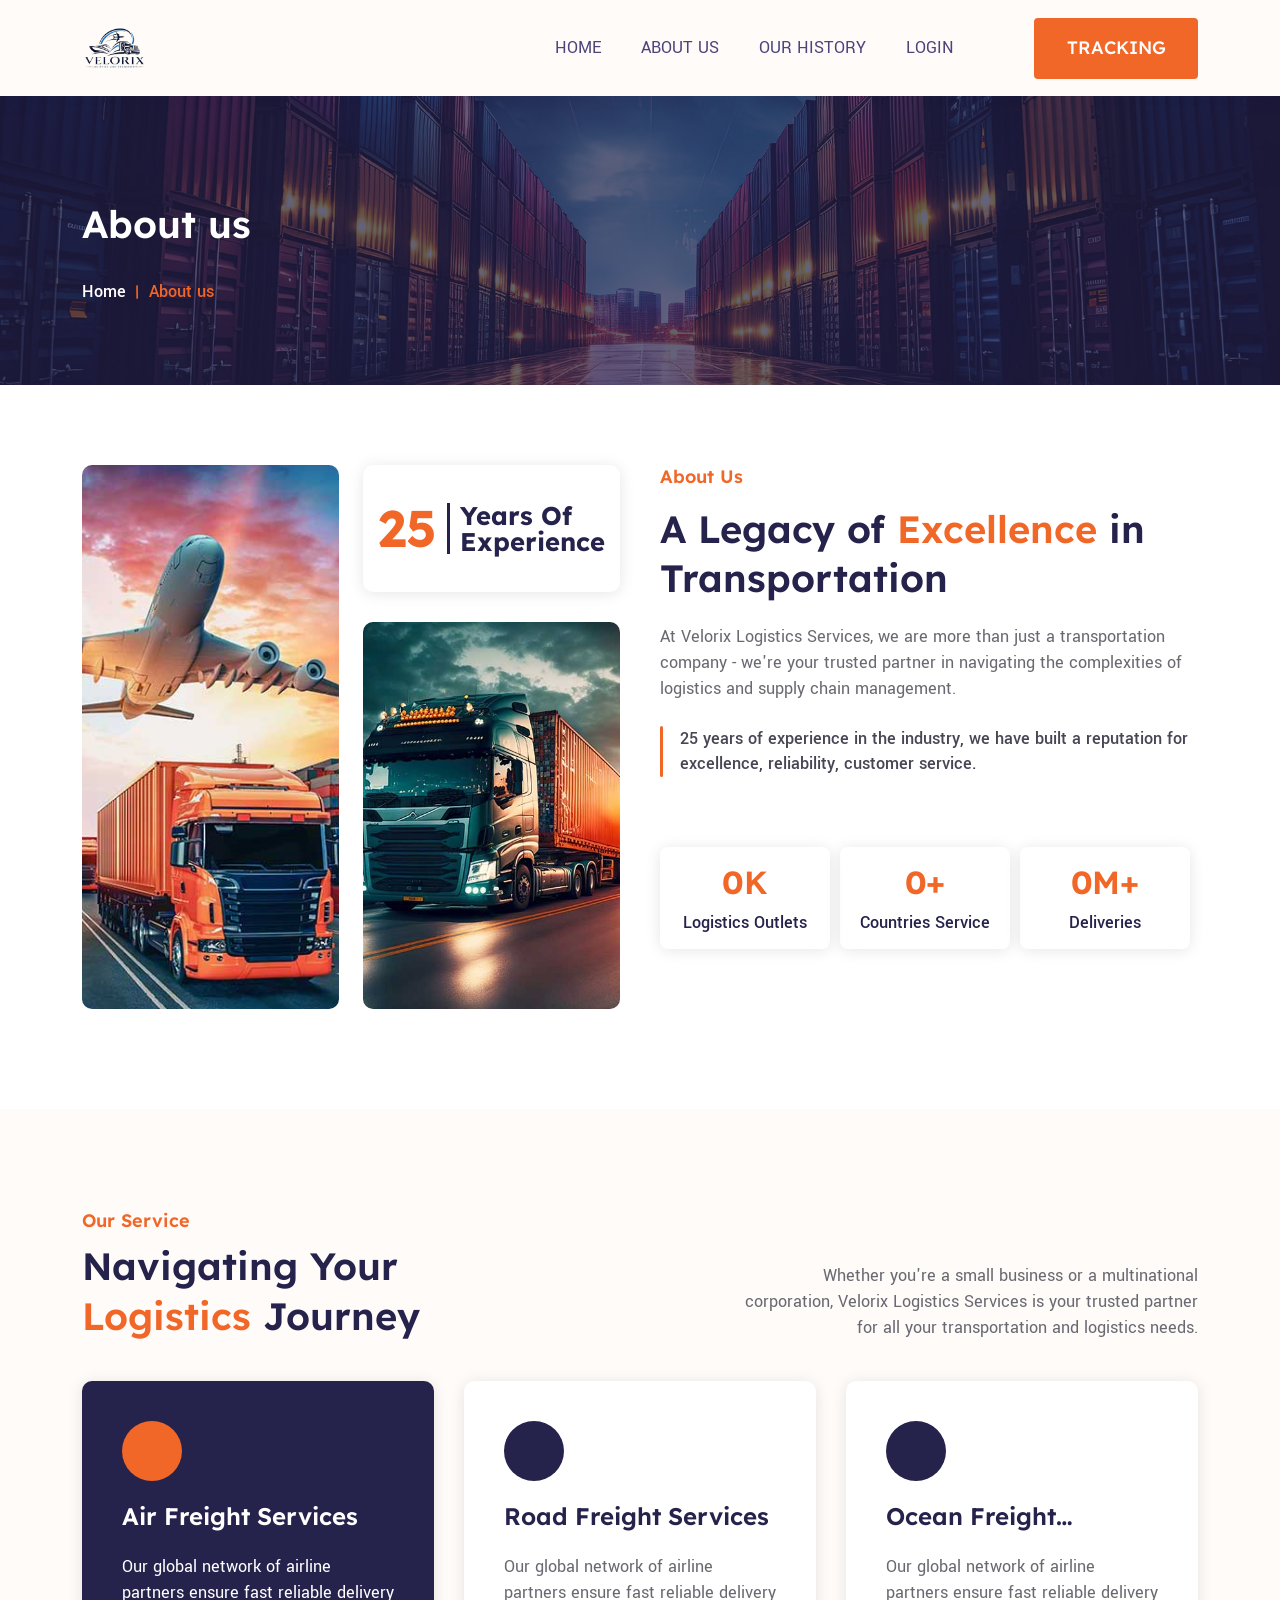
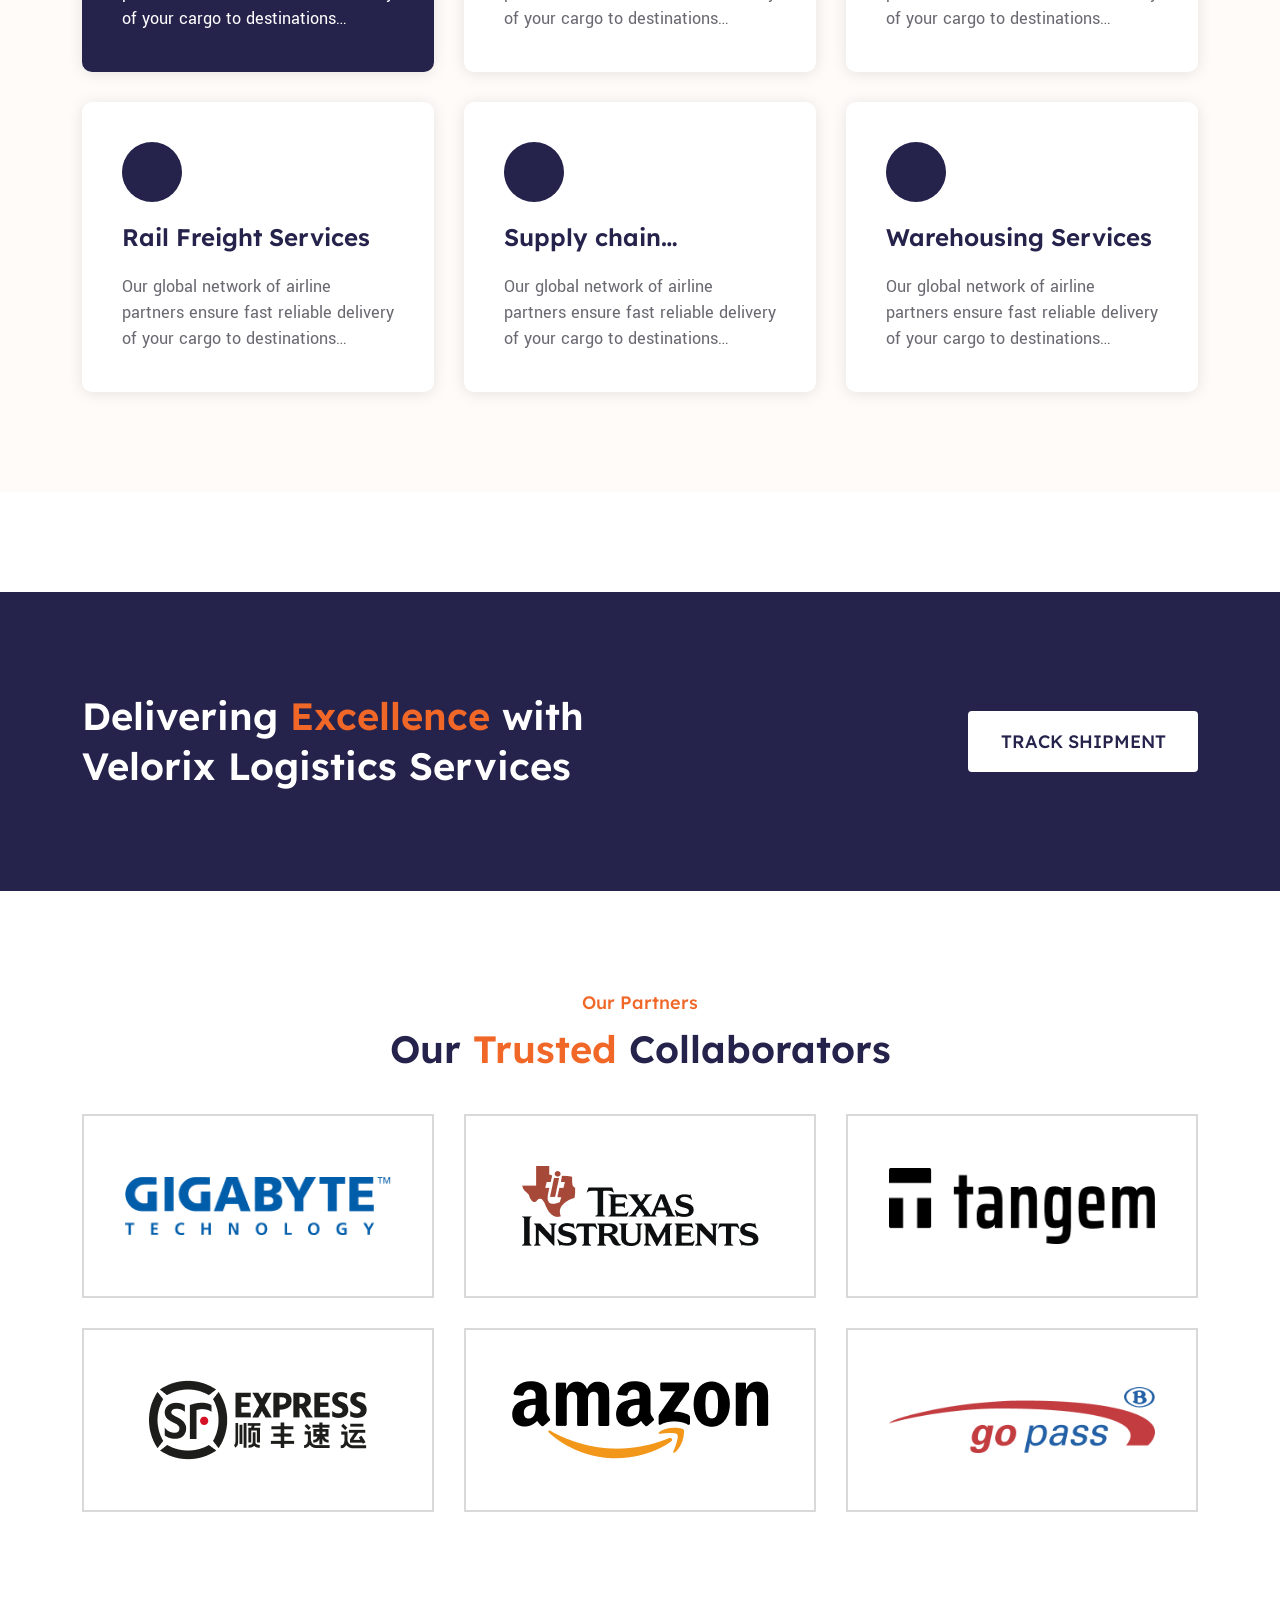
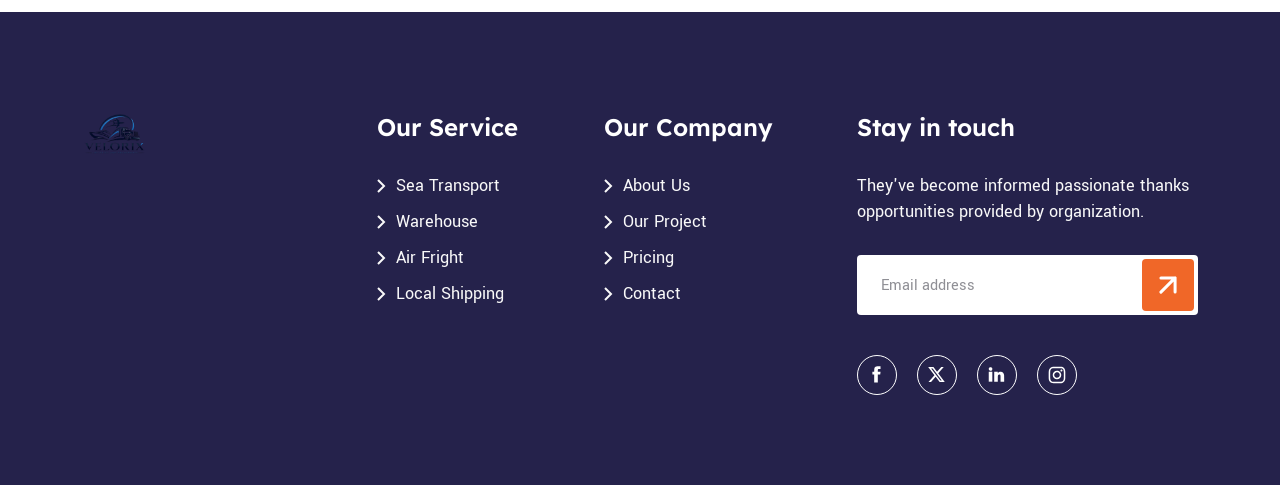
<file: page/about.html>
<!DOCTYPE html><html lang="en" data-bs-theme="auto"><head>
    <meta charset="utf-8">
    <meta name="theme-color" content="#253b2f">
    <meta name="viewport" content="width=device-width, initial-scale=1">
    <meta name="description" content="We believe that the services offered by us should satisfy the high expectations
of our customers. We are dedicated in creating added value for our
customers by implementing modern technology in our work. That is why the desire of
constant improvement is the driving force behind our transportation business.">
    <title>Velorix Logistics Services</title>
    <link rel="shortcut icon" type="images/png" href="https://velorixlogistics.org/logistip/assets/images/fav-icon/favicon.ico">
    <meta name="robots" content="index, follow">
<link href="../dashboard/logo.png" rel="icon">

<meta name="description" content=" We are a leading consolidator and distributor of
			international parcels and mail providing a full range of shipping and mailing solutions to
			volume mailers and e-commerce clients.">
<meta property="og:title" content="About us-Velorix Logistics Services">

<meta property="og:url" content="https://velorixlogistics.org/index.php/page/about">

<meta property="og:description" content=" We are a leading consolidator and distributor of
			international parcels and mail providing a full range of shipping and mailing solutions to
			volume mailers and e-commerce clients.">

<meta property="og:image" content="/dashboard/cover.jpg">

<meta property="og:type" content="article">    <!-- Google fonts -->

    <link rel="preconnect" href="https://fonts.googleapis.com/">
    <link rel="preconnect" href="https://fonts.gstatic.com/" crossorigin="">
    <link href="https://fonts.googleapis.com/css2?family=Lexend:wght@100..900&amp;family=Yantramanav:wght@100;300;400;500;700;900&amp;display=swap" rel="stylesheet">

    <!-- Main CSS -->
    <link rel="stylesheet" href="../logistip/assets/css/animate.css">
    <link rel="stylesheet" href="../logistip/assets/css/odometer.css">
    <link rel="stylesheet" href="../logistip/assets/css/swiper-bundle.min.css">
    <link rel="stylesheet" href="../logistip/assets/css/magnific-popup.css">
    <link rel="stylesheet" href="../logistip/assets/css/leaflet.css">
    <link rel="stylesheet" href="../logistip/assets/css/leaflet-routing-machine.css">
    <link rel="stylesheet" href="../logistip/assets/css/style.css">

</head>


<body>
    <div class="page">


        <!--Header Section ======================-->
        <header class="section-header header-1 sticky-navbar">
            <nav class="navbar logistics-navbar navbar-expand-xl navbar-light hover-menu">
                <div class="container">
                    <a class="navbar-brand py-2 py-xl-0" href="../index.html">
                        <span class="logo">
                            <img src="../dashboard/logo.png" alt="Velorix Logistics Services">
                        </span>
                    </a>
                    <a href="#" class="logistics-toggler-icon text-decoration-none d-block d-xl-none" data-bs-toggle="offcanvas" data-bs-target="#logisticsNavbar" aria-controls="logisticsNavbar" aria-label="Toggle navigation">
                        <svg width="40" height="23" viewBox="0 0 40 23" fill="none" xmlns="http://www.w3.org/2000/svg">
                            <line x1="1.5" y1="1.5" x2="38.5" y2="1.5" stroke-width="3" stroke-linecap="round"></line>
                            <line x1="1.5" y1="11.5" x2="38.5" y2="11.5" stroke-width="3" stroke-linecap="round"></line>
                            <line x1="21.5" y1="21.5" x2="38.5" y2="21.5" stroke-width="3" stroke-linecap="round"></line>
                        </svg>
                    </a>
                    <div class="collapse navbar-collapse">
                        <ul class="navbar-nav gap-30 gap-lg-40 justify-content-end flex-grow-1 align-items-xl-center">
                            <li class="nav-item dropdown">
                                <a class="nav-link" href="../index.html" aria-label="nav-links">
                                    Home
                                </a>
                            </li>
                            <li class="nav-item dropdown">
                                <a class="nav-link" href="about.html" aria-label="nav-links">
                                    About Us
                                </a>
                            </li>
                            <li class="nav-item dropdown">
                                <a class="nav-link" href="history.html" aria-label="nav-links">
                                    Our History
                                </a>
                            </li>
                            <li class="nav-item dropdown">
                                <a class="nav-link" href="../login.html" aria-label="nav-links">
                                    Login
                                </a>
                            </li>
                            <li class="d-none d-md-block d-lg-block">
                            </li>
                                                        <li class="nav-item">
                                <a class="btn btn-primary text-uppercase" href="track.html">
                                    Tracking
                                </a>
                            </li>

                        </ul>
                    </div>
                </div>
                <!-- container -->
            </nav>
        </header>
        <!--Header Section ======================-->


        <!--Mobile-Header ======================-->
        <nav class="navbar logistics-navbar hover-menu" aria-label="Offcanvas navbar large">
            <div class="offcanvas offcanvas-end" data-bs-backdrop="static" tabindex="-1" id="logisticsNavbar" aria-labelledby="logisticsNavbarLabel">
                <div class="offcanvas-header">
                    <span class="offcanvas-title" id="logisticsNavbarLabel">
                        <span class="logo">
                            <img src="../dashboard/logo.png" alt="Velorix Logistics Services">
                        </span>
                    </span>
                    <button type="button" class="btn-close" data-bs-dismiss="offcanvas" aria-label="Close"></button>
                </div>
                <div class="offcanvas-body">
                    <ul class="navbar-nav gap-30 gap-lg-40 justify-content-end flex-grow-1 align-items-xl-center">



                        <li class="nav-item dropdown">
                            <a class="nav-link" href="../index.html" aria-label="nav-links">
                                Home
                            </a>
                        </li>
                        <li class="nav-item dropdown">
                            <a class="nav-link" href="../about.html" aria-label="nav-links">
                                About Us
                            </a>
                        </li>
                        <li class="nav-item dropdown">
                            <a class="nav-link" href="history.html" aria-label="nav-links">
                                Our History
                            </a>
                        </li>
                        <li class="nav-item dropdown">
                            <a class="nav-link" href="../login.html" aria-label="nav-links">
                                Login
                            </a>
                        </li>
                        <li class="nav-item"><style type="text/css">
iframe.goog-te-banner-frame {
    display: none !important;
}

body {
    position: static !important;
    top: 0px !important;
}


.goog-logo-link {
    display: none !important;
}

div.goog-te-gadget {
    color: transparent !important;
}
</style>


<div id="google_translate_element"></div>

<script type="text/javascript">
function googleTranslateElementInit() {
    new google.translate.TranslateElement({
        pageLanguage: 'en'
    }, 'google_translate_element');
}
</script>
<script type="text/javascript" src="//translate.google.com/translate_a/element.js?cb=googleTranslateElementInit">
</script></li>
                                                <li class="nav-item">
                            <a class="btn btn-primary text-uppercase" href="track.html">
                                Tracking
                            </a>
                        </li>

                    </ul>
                </div>
            </div>
        </nav>
        <!--Mobile-Header ======================-->


        <!--Banner Section ======================-->
<section class="section-banner banner-style-1 position-relative parallax" data-bs-theme="dark">
	<div class="container">
		<div class="banner-wrapper d-flex flex-column gap-10 gap-md-3 gap-lg-30">
			<h3 class="banner-heading mb-0">About us</h3>
			<nav aria-label="breadcrumb">
				<ol class="breadcrumb mb-0">
					<li class="breadcrumb-item"><a href="../index.html" class="text-decoration-none link-hover-animation-1">Home</a></li>
					<li class="breadcrumb-item active" aria-current="page">About us</li>
				</ol>
			</nav>
		</div>
		<!-- banner-wrapper -->
	</div>
	<!-- container -->
</section>
<!--Banner Section ======================-->


<!--About Section ======================-->
<section class="section-about about-1 pt-5 pt-lg-80 pt-xxl-100 pb-60 pb-lg-100 pb-xxl-120">
	<div class="container">
		<div class="row gx-40 gy-5 gy-xl-0">
			<div class="col-xl-6 col-xxl-7">
				<div class="row gy-30">
					<div class="col-md-6">
						<div class="about-image-1 border-10 wow fadeInUp">
							<img src="../logistip/assets/images/about-image-6.jpg" class="img-fluid" alt="about-image-6">
						</div>
						<!-- about-image-1 -->
					</div>
					<!-- col-md-6 -->
					<div class="col-md-6">
						<div class="d-flex flex-column gap-30">
							<ul class="about-experience list-unstyled d-flex align-items-center justify-content-center gap-10 border-10 shadow mb-0">
								<li>
									<h2 class="display-3 fw-bold text-primary mb-0">25</h2>
								</li>
								<li>
									<h4 class="display-6 fw-bold lh-1 mb-0">Years Of Experience</h4>
								</li>
							</ul>
							<div class="about-image-2 border-10 wow fadeInUp">
								<img src="../logistip/assets/images/about-image-2.jpg" class="img-fluid" alt="about-image-1">
							</div>
							<!-- about-image-1 -->
						</div>
						<!-- d-flex -->
					</div>
					<!-- col-md-6 -->
				</div>
				<!-- row -->
			</div>
			<!-- col-7 -->
			<div class="col-xl-6 col-xxl-5">
				<div class="mb-30 mb-xxl-40">
					<h6 class="mb-3 text-primary">About Us</h6>
					<h3 class="mb-20">A Legacy of <span class="text-primary">Excellence</span> in Transportation</h3>
					<p class="mb-4">At Velorix Logistics Services, we are more than just a transportation company - we're your trusted partner in navigating the complexities of logistics and supply chain management.</p>
					<p class="mb-0 fw-medium body-color-style-2 custom-border-left pe-xxl-30">
						25 years of experience in the industry, we have built a reputation for excellence, reliability, customer service.
					</p>
				</div>

				<div class="d-flex flex-wrap gap-4 align-items-md-center mb-40 mb-xxl-5">
									</div>
				<div class="d-flex flex-wrap gap-3 gap-xl-10">
					<div class="about-service d-flex gap-1 flex-column align-items-center justify-content-center shadow border-8">
						<h4 class="mb-0 d-flex text-primary">
							<span class="odometer" data-count-to="25"></span><span class="odometer-pertial-text">K</span>
						</h4>
						<p class="mb-0 fw-medium">Logistics Outlets</p>
					</div>
					<div class="about-service d-flex gap-1 flex-column align-items-center justify-content-center shadow border-8">
						<h4 class="mb-0 d-flex text-primary">
							<span class="odometer" data-count-to="150"></span><span class="odometer-pertial-text">+</span>
						</h4>
						<p class="mb-0 fw-medium">Countries Service</p>
					</div>
					<div class="about-service d-flex gap-1 flex-column align-items-center justify-content-center shadow border-8">
						<h4 class="mb-0 d-flex text-primary">
							<span class="odometer" data-count-to="12"></span><span class="odometer-pertial-text">M+</span>
						</h4>
						<p class="mb-0 fw-medium">Deliveries</p>
					</div>
				</div>
			</div>
			<!-- col-5 -->
		</div>
		<!-- row -->
	</div>
	<!-- container -->
</section>
<!--About Section ======================-->


<!--Service Section ======================-->
<section class="section-service service-3 pb-60 pb-lg-100 pb-xxl-120 hover-element">
	<div class="bg-custom-light py-60 py-lg-100 py-xxl-120">
		<div class="container">
			<div class="row justify-content-between align-items-lg-end gx-0 gy-30 mb-40">
				<div class="col-lg-5 col-xl-4">
					<h6 class="subtitle mb-10 text-primary">Our Service</h6>
					<h3 class="mb-0">Navigating Your <span class="text-primary">Logistics</span> Journey</h3>
				</div>
				<!-- col-md-5 -->
				<div class="col-lg-6 col-xl-5">
					<p class="mb-0 text-lg-end">Whether you're a small business or a multinational corporation, Velorix Logistics Services is your trusted partner for all your transportation and logistics needs.</p>
				</div>
				<!-- col-md-3 -->
			</div>
			<!--row mb-40 -->
			<div class="row g-30 wow fadeInUp">
				<div class="col-md-6 col-lg-4">
					<div class="service-3-wrapper hover-item shadow active">
						<span class="freight-icon">
							<svg width="29" height="28">
								<use xlink:href="#air-freight-icon"></use>
							</svg>
						</span>
						<h5 class="mb-0 service-3-title"><a href="../index.html" class="text-decoration-none link-hover-animation-1">Air Freight Services</a></h5>
						<p class="mb-0  service-3-text">Our global network of airline partners ensure fast reliable delivery of your cargo to destinations worldwide.</p>
					</div>
				</div>
				<!-- col -->
				<div class="col-md-6 col-lg-4">
					<div class="service-3-wrapper hover-item shadow">
						<span class="freight-icon">
							<svg width="29" height="28">
								<use xlink:href="#road-freight-icon"></use>
							</svg>
						</span>
						<h5 class="mb-0 service-3-title"><a href="../index.html" class="text-decoration-none link-hover-animation-1">Road Freight Services</a></h5>
						<p class="mb-0  service-3-text">Our global network of airline partners ensure fast reliable delivery of your cargo to destinations worldwide.</p>
					</div>
				</div>
				<!-- col -->
				<div class="col-md-6 col-lg-4">
					<div class="service-3-wrapper hover-item shadow">
						<span class="freight-icon">
							<svg width="29" height="28">
								<use xlink:href="#ocean-freight-icon"></use>
							</svg>
						</span>
						<h5 class="mb-0 service-3-title"><a href="../index.html" class="text-decoration-none link-hover-animation-1">Ocean Freight Services</a></h5>
						<p class="mb-0  service-3-text">Our global network of airline partners ensure fast reliable delivery of your cargo to destinations worldwide.</p>
					</div>
				</div>
				<!-- col -->
				<div class="col-md-6 col-lg-4">
					<div class="service-3-wrapper hover-item shadow">
						<span class="freight-icon">
							<svg width="26" height="28">
								<use xlink:href="#rail-freight-icon"></use>
							</svg>
						</span>
						<h5 class="mb-0 service-3-title"><a href="../index.html" class="text-decoration-none link-hover-animation-1">Rail Freight Services</a></h5>
						<p class="mb-0  service-3-text">Our global network of airline partners ensure fast reliable delivery of your cargo to destinations worldwide.</p>
					</div>
				</div>
				<!-- col -->
				<div class="col-md-6 col-lg-4">
					<div class="service-3-wrapper hover-item shadow">
						<span class="freight-icon">
							<svg width="32" height="28">
								<use xlink:href="#supply-chain-icon"></use>
							</svg>
						</span>
						<h5 class="mb-0 service-3-title"><a href="../index.html" class="text-decoration-none link-hover-animation-1">Supply chain management</a></h5>
						<p class="mb-0  service-3-text">Our global network of airline partners ensure fast reliable delivery of your cargo to destinations worldwide.</p>
					</div>
				</div>
				<!-- col -->
				<div class="col-md-6 col-lg-4">
					<div class="service-3-wrapper hover-item shadow">
						<span class="freight-icon">
							<svg width="28" height="28">
								<use xlink:href="#ware-housing-icon"></use>
							</svg>
						</span>
						<h5 class="mb-0 service-3-title"><a href="../index.html" class="text-decoration-none link-hover-animation-1">Warehousing Services</a></h5>
						<p class="mb-0  service-3-text">Our global network of airline partners ensure fast reliable delivery of your cargo to destinations worldwide.</p>
					</div>
				</div>
				<!-- col -->
			</div>
			<!-- row -->
		</div>
		<!-- container -->
	</div>
</section>
<!--Service Section ======================-->




<!--CTA Section ======================-->
<section class="section-cta cta-1 mb-60 mb-lg-100 mb-xxl-120">
	<div class="cta-wrapper text-bg-dark py-60 py-lg-100 py-xxl-120" data-bs-theme="dark">
		<div class="container">
			<div class="row align-items-center justify-content-lg-between gy-40">
				<div class="col-lg-7">
					<h3 class="mb-0 cta-heading">Delivering <span class="text-primary">Excellence</span> with Velorix Logistics Services</h3>
				</div>
				<!-- col-7 -->

				<div class="col-lg-3">
					<div class="d-flex justify-content-lg-end">
						<a href="track.html" class="btn btn-secondary">TRACK SHIPMENT</a>
					</div>
				</div>
			</div>
			<!-- row -->
		</div>
		<!-- container -->
	</div>
	<!-- cta-wrapper -->
</section>
<!--CTA Section ======================-->






        <!--Brand Section ======================-->
        <section class="section-brand brand-1 pb-60 pb-lg-100 pb-xxl-120">
            <div class="container">
                <div class="text-lg-center">
                    <h6 class="mb-10 text-primary fw-medium">Our Partners</h6>
                    <h3 class="mb-40">Our <span class="text-primary">Trusted</span> Collaborators</h3>
                    <div class="row row-cols-1 row-cols-sm-2 row-cols-xl-3 g-30">
                        <div class="col">
                            <a href="#" class="brand-item text-decoration-none">
                                <img src="../logistip/assets/images/brand-1.png" class="img-fluid" alt="brand-1">
                            </a>
                        </div>
                        <!-- col -->
                        <div class="col">
                            <a href="#" class="brand-item text-decoration-none">
                                <img src="../logistip/assets/images/brand-2.png" class="img-fluid" alt="brand-2">
                            </a>
                        </div>
                        <!-- col -->
                        <div class="col">
                            <a href="#" class="brand-item text-decoration-none">
                                <img src="../logistip/assets/images/brand-3.png" class="img-fluid" alt="brand-3">
                            </a>
                        </div>
                        <!-- col -->
                        <div class="col">
                            <a href="#" class="brand-item text-decoration-none">
                                <img src="../logistip/assets/images/brand-4.png" class="img-fluid" alt="brand-4">
                            </a>
                        </div>
                        <!-- col -->
                        <div class="col">
                            <a href="#" class="brand-item text-decoration-none">
                                <img src="../logistip/assets/images/brand-5.png" class="img-fluid" alt="brand-5">
                            </a>
                        </div>
                        <!-- col -->
                        <div class="col">
                            <a href="#" class="brand-item text-decoration-none">
                                <img src="../logistip/assets/images/brand-6.png" class="img-fluid" alt="brand-6">
                            </a>
                        </div>
                        <!-- col -->
                    </div>
                    <!-- row -->
                </div>
            </div>
            <!-- container -->
        </section>
        <!--Brand Section ======================-->



        <!--Footer Section ======================-->
        <footer class="section-footer footer-1 bg-secondary" data-bs-theme="dark">
            <div class="container">
                <div class="footer-wrapper pt-60 pb-5 pt-lg-100 pb-lg-90">
                    <div class="row gx-40 gy-5 justify-content-lg-between">

                        <div class="col-md-5 col-lg-5 col-xl-3">
                            <div class="logo-footer mb-20 mb-xl-30">
                                <a class="navbar-brand py-0" href="../index.html">
                                    <span class="logo">
                                        <img src="../dashboard/logo.png" class="img-fluid" alt="logo-white">
                                    </span>
                                </a>
                            </div>
                            <!-- logo-footer -->
                            

                        </div>
                        <!-- col-4 -->

                        <div class="col-md-3 col-lg-3 col-xl-2">
                            <div class="d-flex justify-content-md-center justify-content-xxl-end">
                                <div class="d-flex flex-column gap-20 gap-lg-30">
                                    <h5 class="mb-0">Our Service</h5>
                                    <ul class="list-unstyled mb-0 d-flex flex-column gap-10">
                                        <li class="d-flex gap-10 align-items-center">
                                            <span class="chevron-right-icon">
                                                <svg width="9" height="14">
                                                    <use xlink:href="#chevron-right-icon"></use>
                                                </svg>
                                            </span>
                                            <a href="../index.html" class="text-decoration-none link-hover-animation-1">Sea Transport</a>
                                        </li>
                                        <li class="d-flex gap-10 align-items-center">
                                            <span class="chevron-right-icon">
                                                <svg width="9" height="14">
                                                    <use xlink:href="#chevron-right-icon"></use>
                                                </svg>
                                            </span>
                                            <a href="../index.html" class="text-decoration-none link-hover-animation-1">Warehouse</a>
                                        </li>
                                        <li class="d-flex gap-10 align-items-center">
                                            <span class="chevron-right-icon">
                                                <svg width="9" height="14">
                                                    <use xlink:href="#chevron-right-icon"></use>
                                                </svg>
                                            </span>
                                            <a href="../index.html" class="text-decoration-none link-hover-animation-1">Air Fright</a>
                                        </li>
                                        <li class="d-flex gap-10 align-items-center">
                                            <span class="chevron-right-icon">
                                                <svg width="9" height="14">
                                                    <use xlink:href="#chevron-right-icon"></use>
                                                </svg>
                                            </span>
                                            <a href="../index.html" class="text-decoration-none link-hover-animation-1">Local Shipping</a>
                                        </li>
                                    </ul>
                                </div>
                            </div>

                        </div>
                        <!-- col-2 -->

                        <div class="col-md-4 col-lg-3 col-xxl-2">
                            <div class="d-flex justify-content-md-end justify-content-xl-center justify-content-xxl-end">
                                <div class="d-flex flex-column gap-20 gap-lg-30">
                                    <h5 class="mb-0">Our Company</h5>
                                    <ul class="list-unstyled mb-0 d-flex flex-column gap-10">
                                        <li class="d-flex gap-10 align-items-center">
                                            <span class="chevron-right-icon">
                                                <svg width="9" height="14">
                                                    <use xlink:href="#chevron-right-icon"></use>
                                                </svg>
                                            </span>
                                            <a href="../about.html" class="text-decoration-none link-hover-animation-1">About Us</a>
                                        </li>
                                        <li class="d-flex gap-10 align-items-center">
                                            <span class="chevron-right-icon">
                                                <svg width="9" height="14">
                                                    <use xlink:href="#chevron-right-icon"></use>
                                                </svg>
                                            </span>
                                            <a href="../about.html" class="text-decoration-none link-hover-animation-1">Our Project</a>
                                        </li>
                                        <li class="d-flex gap-10 align-items-center">
                                            <span class="chevron-right-icon">
                                                <svg width="9" height="14">
                                                    <use xlink:href="#chevron-right-icon"></use>
                                                </svg>
                                            </span>
                                            <a href="../index.html" class="text-decoration-none link-hover-animation-1">Pricing</a>
                                        </li>
                                        <li class="d-flex gap-10 align-items-center">
                                            <span class="chevron-right-icon">
                                                <svg width="9" height="14">
                                                    <use xlink:href="#chevron-right-icon"></use>
                                                </svg>
                                            </span>
                                            <a href="../about.html" class="text-decoration-none link-hover-animation-1">Contact</a>
                                        </li>
                                    </ul>
                                </div>
                            </div>

                        </div>
                        <!-- col-2 -->

                        <div class="col-md-6 col-lg-5 col-xl-4 col-xxl-4 d-flex justify-content-end">
                            <div class="footer-subscription d-flex flex-column gap-20 gap-lg-30">
                                <h5 class="mb-0">Stay in touch</h5>
                                <p class="mb-0 body-color-style-1">They've become informed passionate thanks opportunities provided by organization.</p>

                                <form id="subscriptionForm" class="contact-form row mb-10" data-bs-theme="light">
                                    <div class="col-12">
                                        <div class="footer-form-wrapper position-relative">
                                            <input type="email" class="form-control" id="InputEmail" name="InputEmail" placeholder="Email address" required="">

                                            <button class="arrow-icon-wrapper" type="submit" aria-label="submit-button">
                                                <span class="arrow-icon-2">
                                                    <svg width="18" height="18">
                                                        <use xlink:href="#arrow-icon-2"></use>
                                                    </svg>
                                                </span>
                                            </button>
                                        </div>
                                    </div>
                                </form>

                                <div class="d-flex gap-20 social-icons text-white">
                                    <a href="#" class="text-decoration-none" aria-label="social-icon">
                                        <span class="facebook-icon">
                                            <svg width="9" height="17">
                                                <use xlink:href="#facebook-icon"></use>
                                            </svg>
                                        </span>
                                    </a>
                                    <a href="#" class="text-decoration-none" aria-label="social-icon">
                                        <span class="twitter-icon">
                                            <svg width="19" height="15">
                                                <use xlink:href="#twitter-icon"></use>
                                            </svg>
                                        </span>
                                    </a>
                                    <a href="#" class="text-decoration-none" aria-label="social-icon">
                                        <span class="linkedin-icon">
                                            <svg width="17" height="15">
                                                <use xlink:href="#linkedin-icon"></use>
                                            </svg>
                                        </span>
                                    </a>
                                    <a href="#" class="text-decoration-none" aria-label="social-icon">
                                        <span class="instagram-icon-3">
                                            <svg width="18" height="18">
                                                <use xlink:href="#instagram-icon-3"></use>
                                            </svg>
                                        </span>
                                    </a>
                                </div>
                                <!-- social-icons -->
                                <!-- subscriptionForm -->

                            </div>
                            <!-- d-flex -->
                        </div>
                        <!-- col-3 -->
                    </div>
                    <!-- row -->
                </div>
                <!-- footer-wrapper -->
            </div>
            <!-- container -->

        </footer>
        <!--Footer Section ======================-->


        <!--Back-to-top ======================-->
        <div class="progressCounter progressScroll progress-scroll-opacity-0">
            <div class="progressScroll-border">
                <div class="progressScroll-circle">
                    <span class="progressScroll-text text-white">
                        <span class="progress-arrow-icon">
                            <svg width="12" height="18">
                                <use xlink:href="#progress-arrow-icon"></use>
                            </svg>
                        </span>
                    </span>
                </div>
            </div>
        </div>
        <!--Back-to-top ======================-->



        <!-- SVG ======================-->
        <svg xmlns="http://www.w3.org/2000/svg" style="display: none;">

            <symbol id="progress-arrow-icon" viewBox="0 0 12 18" fill="none">
                <path d="M6.00008 1.5L10.1667 5.66667M6.00008 1.5L1.83341 5.66667M6.00008 1.5L6.00008 16.5" stroke="white" stroke-width="2" stroke-linecap="round" stroke-linejoin="round"></path>
            </symbol>

            <symbol id="instagram-icon-3" viewBox="0 0 18 18">
                <g clip-path="url(#clip0_1618_1223)">
                    <path d="M6.49049 0.667969H11.4735C11.5715 0.676796 11.6667 0.685951 11.7635 0.694451C12.3892 0.75134 13.0261 0.751993 13.6385 0.874924C15.2601 1.20187 16.3894 2.14282 16.9596 3.71509C17.2352 4.47557 17.299 5.2707 17.3016 6.0691C17.3075 7.97976 17.3163 9.89043 17.296 11.8008C17.2898 12.4056 17.248 13.0196 17.1325 13.6117C16.8206 15.2079 15.9078 16.3371 14.3767 16.9335C13.6378 17.2212 12.8597 17.298 12.076 17.3059C10.3177 17.3235 8.55907 17.3386 6.80076 17.3304C5.93436 17.3258 5.06338 17.3222 4.21136 17.1156C2.83132 16.7808 1.80603 15.9984 1.1966 14.706C0.821269 13.9109 0.706184 13.0553 0.697684 12.1885C0.678721 10.3871 0.65845 8.58494 0.672836 6.78314C0.67508 6.02384 0.729701 5.2656 0.836308 4.51382C1.00861 3.34728 1.57063 2.37887 2.52498 1.66286C3.34234 1.04919 4.29048 0.805286 5.29126 0.734339C5.6898 0.706221 6.09031 0.689874 6.49049 0.667969ZM9.00175 15.8709V15.8454C9.4415 15.8454 9.88156 15.8585 10.3207 15.8428C11.2636 15.8101 12.2127 15.8176 13.1464 15.7035C14.3784 15.5531 15.2219 14.8557 15.5949 13.6438C15.7656 13.0879 15.795 12.5119 15.8016 11.9368C15.8186 10.4606 15.8398 8.98446 15.8267 7.50831C15.8189 6.63046 15.7966 5.74804 15.6959 4.87706C15.542 3.53658 14.6929 2.62964 13.3746 2.3671C12.7992 2.25267 12.2012 2.21867 11.6124 2.20853C10.1585 2.18434 8.7026 2.18892 7.249 2.19382C6.41399 2.19644 5.57668 2.18565 4.74918 2.33114C3.48456 2.55313 2.61718 3.35513 2.35889 4.61321C2.24773 5.15659 2.21046 5.7209 2.19869 6.27703C2.17024 7.61751 2.15978 8.95798 2.17449 10.2985C2.18496 11.2361 2.21209 12.1764 2.29971 13.1102C2.3808 13.9763 2.77705 14.705 3.51333 15.2115C4.08156 15.6038 4.73186 15.7519 5.40569 15.7777C6.60361 15.8222 7.80285 15.8402 9.00175 15.8709Z"></path>
                    <path d="M4.71291 9.01086C4.70507 6.65261 6.63175 4.72494 8.99589 4.72461C10.1297 4.72357 11.2177 5.17259 12.0207 5.97306C12.8238 6.77353 13.2763 7.86 13.2789 8.99386C13.2949 11.3505 11.3734 13.2821 9.00537 13.2906C6.64679 13.2987 4.72109 11.3789 4.71291 9.01086ZM8.9887 11.7814C9.53785 11.7831 10.0752 11.6219 10.5327 11.3182C10.9902 11.0144 11.3473 10.5818 11.5588 10.075C11.7703 9.56825 11.8268 9.01011 11.721 8.47125C11.6152 7.93238 11.3519 7.43702 10.9644 7.04784C10.577 6.65866 10.0828 6.39317 9.54444 6.28495C9.00606 6.17674 8.44767 6.23067 7.93995 6.43992C7.43223 6.64918 6.998 7.00434 6.69221 7.46048C6.38641 7.91661 6.22281 8.45321 6.22209 9.00236C6.22054 9.36669 6.29095 9.72775 6.42929 10.0648C6.56762 10.4019 6.77115 10.7083 7.0282 10.9665C7.28525 11.2247 7.59076 11.4296 7.92719 11.5694C8.26362 11.7093 8.62436 11.7813 8.9887 11.7814Z"></path>
                    <path d="M13.4715 3.55919C13.7338 3.56828 13.982 3.68039 14.1622 3.87123C14.3424 4.06207 14.4402 4.31625 14.4342 4.57866C14.4283 4.84108 14.3191 5.09058 14.1305 5.27307C13.9418 5.45557 13.6888 5.55634 13.4264 5.55355C13.2944 5.55215 13.164 5.52457 13.0427 5.4724C12.9215 5.42022 12.8118 5.34451 12.72 5.24963C12.6282 5.15475 12.5562 5.0426 12.5081 4.91968C12.46 4.79676 12.4367 4.66551 12.4397 4.53354C12.4427 4.40157 12.4718 4.27151 12.5255 4.15089C12.5791 4.03027 12.6561 3.92149 12.7521 3.83086C12.8481 3.74023 12.9611 3.66955 13.0846 3.62292C13.208 3.57628 13.3396 3.55462 13.4715 3.55919Z"></path>
                </g>
                <defs>
                    <clipPath id="clip0_1618_1223">
                        <rect width="16.6408" height="16.6667" fill="white" transform="translate(0.667969 0.667969)"></rect>
                    </clipPath>
                </defs>
            </symbol>


            <symbol id="plus-icon" viewBox="0 0 10 10" fill="none">
                <path d="M5 1V9" stroke-linecap="round" stroke-linejoin="round"></path>
                <path d="M1 5H9" stroke-linecap="round" stroke-linejoin="round"></path>
            </symbol>

            <symbol id="chevron-right-icon" viewBox="0 0 9 14" fill="none">
                <path d="M1 1L7 7L1 13" stroke-width="2"></path>
            </symbol>


            <symbol id="arrow-icon" viewBox="0 0 16 16">
                <path d="M14 7.99984L10.6667 4.6665M14 7.99984L10.6667 11.3332M14 7.99984H2" stroke-width="1.5" stroke-linecap="round" stroke-linejoin="round"></path>
            </symbol>

            <symbol id="arrow-icon-2" viewBox="0 0 18 18">
                <path d="M1.9165 16.0837L16.0832 1.91699M16.0832 1.91699H1.9165M16.0832 1.91699V16.0837" stroke-width="3" stroke-linecap="round" stroke-linejoin="round"></path>
            </symbol>

            <symbol id="arrow-icon-3" viewBox="0 0 20 12" fill="none">
                <path d="M19 6L14 1M19 6L14 11M19 6H1" stroke-width="2" stroke-linecap="round" stroke-linejoin="round"></path>
            </symbol>

            <symbol id="check-icon" viewBox="0 0 17 13" fill="none">
                <path d="M1 6L6 11L16 1" stroke-width="2" stroke-linecap="round" stroke-linejoin="round"></path>
            </symbol>

            <symbol id="star-rating-icon" viewBox="0 0 17 16">
                <path d="M4.02618 15.9955C3.10173 16.0199 2.58617 15.4132 2.71506 14.5799C2.88617 13.4688 3.0684 12.3577 3.30173 11.2643C3.44173 10.5977 3.35507 10.1021 2.80173 9.62657C1.96436 8.92286 1.18345 8.15458 0.466175 7.32879C0.170619 6.9799 -0.0538225 6.33546 0.0661775 5.9399C0.170622 5.59546 0.777283 5.27323 1.21284 5.18434C2.36617 4.93323 3.55062 4.84434 4.7084 4.61768C5.05446 4.53293 5.35452 4.31802 5.54617 4.01767C6.11728 2.98656 6.55284 1.87545 7.15728 0.868788C7.3795 0.479899 7.93729 0.0821246 8.35506 0.0665691C8.72395 0.0510135 9.24395 0.484346 9.46617 0.85768C10.0617 1.87324 10.504 2.97768 11.0751 4.00879C11.263 4.31203 11.5621 4.52975 11.9084 4.61545C13.0973 4.83767 14.3128 4.93546 15.4928 5.19324C15.9173 5.28657 16.4751 5.63767 16.5928 6.00434C16.7106 6.37101 16.4751 6.98879 16.1884 7.31546C15.4184 8.17075 14.5961 8.97748 13.7262 9.73101C13.5328 9.88734 13.3899 10.0972 13.3152 10.3344C13.2405 10.5715 13.2373 10.8254 13.3062 11.0643C13.5151 12.1755 13.7506 13.2688 13.8573 14.3821C13.8995 14.8266 13.7795 15.4932 13.4862 15.6955C13.1395 15.9177 12.4573 15.9177 12.0351 15.7377C10.9819 15.2724 9.95848 14.7425 8.97062 14.151C8.78189 14.0177 8.55707 13.9451 8.32604 13.9427C8.09501 13.9403 7.86872 14.0083 7.67729 14.1377C6.7084 14.6999 5.70173 15.1977 4.70395 15.711C4.48355 15.8185 4.25727 15.9134 4.02618 15.9955Z"></path>
            </symbol>

            <symbol id="video-icon" viewBox="0 0 21 26">
                <path d="M0.500998 12.9718C0.500998 9.35922 0.500998 5.74709 0.500998 2.13545C0.500998 1.53824 0.578769 0.996786 1.15397 0.676903C1.72917 0.35702 2.23247 0.572721 2.73578 0.897006C8.36356 4.51647 13.9928 8.13594 19.6235 11.7554C20.8194 12.5243 20.8165 13.4898 19.6162 14.2602C14.0041 17.8699 8.39143 21.4786 2.77833 25.0863C2.26182 25.4179 1.75118 25.6732 1.14663 25.3299C0.572897 25.0056 0.49953 24.4641 0.500998 23.8625C0.506867 20.2333 0.506867 16.603 0.500998 12.9718Z"></path>
            </symbol>


            <symbol id="location-icon-sm" viewBox="0 0 11 12">
                <g clip-path="url(#clip0_1_217)">
                    <path d="M4.7037 11.9999C4.52543 11.9849 4.34745 11.9691 4.16947 11.9547C3.33909 11.8891 2.52162 11.7551 1.73141 11.4838C1.26813 11.3249 0.824798 11.1267 0.453005 10.7965C0.265936 10.6303 0.120209 10.4347 0.0477858 10.1925C-0.085919 9.74714 0.0659647 9.37945 0.375597 9.06484C0.685229 8.75022 1.07931 8.55289 1.4898 8.39367C2.03312 8.18285 2.59639 8.04592 3.1702 7.94975C3.196 7.94535 3.22093 7.93685 3.25553 7.92805C3.23441 7.89052 3.21917 7.86003 3.20099 7.83159C2.79782 7.20118 2.38732 6.57576 1.99178 5.93978C1.48013 5.11527 1.29159 4.21657 1.464 3.26012C1.71147 1.88583 2.48027 0.885098 3.75839 0.335032C5.07549 -0.230868 6.3536 -0.0739993 7.52528 0.761069C8.33748 1.33958 8.84268 2.13682 9.04471 3.11087C9.25289 4.11571 9.08634 5.0663 8.54126 5.93978C8.14542 6.57488 7.73551 7.2006 7.33205 7.83188C7.31388 7.8612 7.29863 7.89052 7.27722 7.92864C7.51179 7.97643 7.73639 8.0166 7.95894 8.06909C8.59433 8.21775 9.218 8.4013 9.77363 8.75902C10.0797 8.95576 10.3442 9.19239 10.4709 9.55069C10.5976 9.909 10.5295 10.2348 10.3149 10.5356C10.1003 10.8364 9.79386 11.0367 9.4684 11.2021C8.80105 11.5407 8.08414 11.724 7.34935 11.8313C6.87552 11.9005 6.39612 11.9319 5.91936 11.9808C5.88095 11.9846 5.84312 11.9934 5.80501 11.9999H4.7037ZM5.26344 9.76298C5.29746 9.71225 5.32209 9.67794 5.34408 9.64247C6.18501 8.32477 7.02242 7.00356 7.86805 5.68997C8.53804 4.64848 8.62453 3.56271 8.0733 2.45935C7.56604 1.44601 6.71895 0.855777 5.5892 0.741718C4.39583 0.620914 3.43057 1.07539 2.71191 2.0339C1.95396 3.04461 1.90646 4.50861 2.58436 5.56828C3.18115 6.5007 3.77735 7.43321 4.37296 8.36582C4.66822 8.82558 4.96085 9.28621 5.26462 9.76298H5.26344ZM5.26168 11.3144C5.7015 11.285 6.14132 11.2672 6.58114 11.2264C7.34349 11.1578 8.09294 11.0129 8.80955 10.7303C9.13648 10.6013 9.45462 10.4532 9.69622 10.1829C9.87684 9.97937 9.8745 9.8052 9.69622 9.60171C9.52851 9.40995 9.31505 9.28093 9.08898 9.17274C8.39964 8.84112 7.65987 8.69246 6.90836 8.59277C6.87904 8.58895 6.83271 8.62209 6.81278 8.65141C6.72481 8.77984 6.64301 8.91295 6.55944 9.04431C6.23691 9.5504 5.91437 10.0567 5.59184 10.5632C5.50006 10.7098 5.37867 10.7875 5.20187 10.7596C5.0752 10.7394 4.99985 10.6535 4.93505 10.5514C4.53784 9.9259 4.14044 9.30117 3.74284 8.67721C3.7015 8.61212 3.66632 8.57605 3.57718 8.5957C3.41415 8.63206 3.24614 8.64525 3.08136 8.67545C2.46268 8.7898 1.85338 8.93934 1.30156 9.25367C1.12697 9.35534 0.96681 9.48 0.825383 9.62429C0.654147 9.79728 0.662944 9.98288 0.825383 10.1658C0.899941 10.2507 0.984179 10.3264 1.07637 10.3916C1.44465 10.6499 1.86248 10.8004 2.29086 10.922C3.26139 11.1997 4.25626 11.2906 5.26286 11.3144H5.26168Z"></path>
                    <path d="M7.02215 3.89711C7.02267 4.24417 6.9203 4.58359 6.72799 4.8725C6.53567 5.1614 6.26203 5.38681 5.94165 5.52025C5.62127 5.6537 5.26853 5.68918 4.92799 5.62221C4.58745 5.55525 4.2744 5.38885 4.0284 5.14404C3.7824 4.89922 3.61449 4.58698 3.54588 4.24677C3.47727 3.90656 3.51104 3.55365 3.64293 3.23263C3.77482 2.9116 3.99891 2.63688 4.28687 2.44317C4.57484 2.24945 4.91377 2.14545 5.26083 2.14429C5.72649 2.14428 6.17321 2.32868 6.50327 2.65716C6.83334 2.98563 7.0199 3.43145 7.02215 3.89711ZM6.31844 3.89711C6.3186 3.75888 6.29152 3.62196 6.23876 3.49419C6.18601 3.36642 6.1086 3.2503 6.01096 3.15244C5.91333 3.05459 5.79737 2.97692 5.66972 2.92388C5.54207 2.87084 5.40522 2.84346 5.26698 2.8433C5.12875 2.84315 4.99184 2.87022 4.86407 2.92298C4.7363 2.97574 4.62017 3.05315 4.52232 3.15078C4.42446 3.24842 4.3468 3.36438 4.29375 3.49203C4.24071 3.61968 4.21333 3.75653 4.21318 3.89476C4.20907 4.47005 4.69522 4.9559 5.2705 4.95033C5.84578 4.94476 6.32108 4.47005 6.31932 3.89799L6.31844 3.89711Z"></path>
                </g>
                <defs>
                    <clipPath id="clip0_1_217">
                        <rect width="10.5339" height="12" fill="white"></rect>
                    </clipPath>
                </defs>
            </symbol>


            <symbol id="globe-icon" viewBox="0 0 30 30" fill="none">
                <path d="M15 1.66675C18.335 5.31789 20.2303 10.0561 20.3333 15.0001C20.2303 19.944 18.335 24.6823 15 28.3334M15 1.66675C11.6649 5.31789 9.76962 10.0561 9.66663 15.0001C9.76962 19.944 11.6649 24.6823 15 28.3334M15 1.66675C7.63616 1.66675 1.66663 7.63628 1.66663 15.0001C1.66663 22.3639 7.63616 28.3334 15 28.3334M15 1.66675C22.3638 1.66675 28.3333 7.63628 28.3333 15.0001C28.3333 22.3639 22.3638 28.3334 15 28.3334M2.33332 11.0001H27.6667M2.33329 19.0001H27.6666" stroke-width="2" stroke-linecap="round" stroke-linejoin="round"></path>
            </symbol>


            <symbol id="clock-icon" viewBox="0 0 32 32">
                <g clip-path="url(#clip0_60_2469)">
                    <path d="M16.0008 28.9308C23.1327 28.9308 28.9313 23.1304 28.9313 16.0003C28.9313 8.87025 23.1302 3.06982 16.0008 3.06982C8.87136 3.06982 3.07031 8.87025 3.07031 16.0003C3.07031 23.1304 8.87074 28.9308 16.0008 28.9308ZM16.0008 4.62024C22.2756 4.62024 27.3809 9.72546 27.3809 16.0003C27.3809 22.2752 22.2756 27.3804 16.0008 27.3804C9.72595 27.3804 4.62073 22.2752 4.62073 16.0003C4.62073 9.72546 9.72533 4.62024 16.0008 4.62024Z"></path>
                    <path d="M16.0004 32.0007C18.1024 32.0064 20.1847 31.5951 22.1267 30.7906C24.0687 29.9862 25.8318 28.8045 27.3141 27.3141C28.8044 25.8318 29.986 24.0686 30.7903 22.1266C31.5947 20.1846 32.0059 18.1024 32.0001 16.0004C32.0059 13.8984 31.5947 11.8161 30.7903 9.87413C29.986 7.93213 28.8044 6.16895 27.3141 4.68666C25.8318 3.19622 24.0687 2.01457 22.1267 1.21012C20.1847 0.405661 18.1024 -0.00562715 16.0004 5.9145e-05C13.8983 -0.00567498 11.8159 0.405589 9.87377 1.21005C7.93166 2.0145 6.16839 3.19617 4.68604 4.68666C3.19579 6.16904 2.01432 7.93223 1.20997 9.87421C0.405631 11.8162 -0.00560706 13.8984 5.77366e-05 16.0004C-0.00560706 18.1023 0.405631 20.1845 1.20997 22.1265C2.01432 24.0685 3.19579 25.8317 4.68604 27.3141C6.16839 28.8046 7.93166 29.9862 9.87377 30.7907C11.8159 31.5951 13.8983 32.0064 16.0004 32.0007ZM16.0004 1.55048C23.9677 1.55048 30.4503 8.03246 30.4503 16.0004C30.4503 23.9683 23.9683 30.4503 16.0004 30.4503C8.03246 30.4503 1.55048 23.9677 1.55048 16.0004C1.55048 8.03308 8.03246 1.55048 16.0004 1.55048Z"></path>
                    <path d="M14.5534 15.6498C14.5256 15.7645 14.5117 15.8822 14.5119 16.0002C14.5119 16.3949 14.6687 16.7735 14.9478 17.0527C15.2269 17.3318 15.6055 17.4886 16.0003 17.4886C16.395 17.4886 16.7736 17.3318 17.0527 17.0527C17.3318 16.7735 17.4887 16.3949 17.4887 16.0002C17.4889 15.7893 17.4441 15.5808 17.3572 15.3887L22.8382 9.91016C22.9367 9.81135 22.992 9.67755 22.992 9.53806C22.992 9.39857 22.9367 9.26476 22.8382 9.16596C22.7394 9.06749 22.6056 9.01221 22.4661 9.01221C22.3266 9.01221 22.1928 9.06749 22.094 9.16596L16.613 14.647C16.4208 14.5602 16.2124 14.5154 16.0015 14.5155C15.8835 14.5157 15.7659 14.5296 15.6511 14.5571L11.4774 10.3833C11.3319 10.2381 11.1347 10.1565 10.9291 10.1565C10.7236 10.1565 10.5264 10.2381 10.3809 10.3833C10.2357 10.5288 10.1541 10.726 10.1541 10.9316C10.1541 11.1372 10.2357 11.3343 10.3809 11.4798L14.5534 15.6498Z"></path>
                    <path d="M16 8.49142C16.1645 8.49142 16.3223 8.42608 16.4386 8.30978C16.5549 8.19347 16.6202 8.03573 16.6202 7.87125V5.99028C16.6202 5.82581 16.5549 5.66806 16.4386 5.55176C16.3223 5.43546 16.1645 5.37012 16 5.37012C15.8356 5.37012 15.6778 5.43546 15.5615 5.55176C15.4452 5.66806 15.3799 5.82581 15.3799 5.99028V7.87125C15.3799 8.03573 15.4452 8.19347 15.5615 8.30978C15.6778 8.42608 15.8356 8.49142 16 8.49142Z"></path>
                    <path d="M16 23.5093C15.8356 23.5093 15.6778 23.5746 15.5615 23.6909C15.4452 23.8072 15.3799 23.965 15.3799 24.1294V26.0104C15.3799 26.1749 15.4452 26.3326 15.5615 26.4489C15.6778 26.5652 15.8356 26.6306 16 26.6306C16.1645 26.6306 16.3223 26.5652 16.4386 26.4489C16.5549 26.3326 16.6202 26.1749 16.6202 26.0104V24.1294C16.6202 23.965 16.5549 23.8072 16.4386 23.6909C16.3223 23.5746 16.1645 23.5093 16 23.5093Z"></path>
                    <path d="M24.1288 16.6205H26.0104C26.1749 16.6205 26.3326 16.5551 26.4489 16.4388C26.5652 16.3225 26.6306 16.1648 26.6306 16.0003C26.6306 15.8358 26.5652 15.6781 26.4489 15.5618C26.3326 15.4455 26.1749 15.3801 26.0104 15.3801H24.1288C23.9644 15.3801 23.8066 15.4455 23.6903 15.5618C23.574 15.6781 23.5087 15.8358 23.5087 16.0003C23.5087 16.1648 23.574 16.3225 23.6903 16.4388C23.8066 16.5551 23.9644 16.6205 24.1288 16.6205Z"></path>
                    <path d="M8.4913 16.0003C8.4913 15.8358 8.42596 15.6781 8.30965 15.5618C8.19335 15.4455 8.03561 15.3801 7.87113 15.3801H5.99016C5.82568 15.3801 5.66794 15.4455 5.55164 15.5618C5.43533 15.6781 5.37 15.8358 5.37 16.0003C5.37 16.1648 5.43533 16.3225 5.55164 16.4388C5.66794 16.5551 5.82568 16.6205 5.99016 16.6205H7.87113C8.03561 16.6205 8.19335 16.5551 8.30965 16.4388C8.42596 16.3225 8.4913 16.1648 8.4913 16.0003Z"></path>
                </g>
                <defs>
                    <clipPath id="clip0_60_2469">
                        <rect width="32.0006" height="32" fill="white"></rect>
                    </clipPath>
                </defs>
            </symbol>

            <symbol id="quote-icon" viewBox="0 0 78 60">
                <g clip-path="url(#clip0_7_1293)">
                    <path d="M31.1211 0C31.2101 0.100813 31.3111 0.190315 31.4219 0.266485C33.5537 1.3286 34.5854 3.09879 34.1971 5.03649C33.7669 7.18737 32.0957 8.50835 29.6555 8.56926C24.9827 8.65467 20.4654 10.2621 16.789 13.1477C13.1127 16.0333 10.478 20.0394 9.28495 24.5581C9.2012 24.8741 9.17073 25.2015 9.08317 25.7001H29.3776C32.5411 25.7001 34.2542 27.3904 34.258 30.5196C34.258 38.7501 34.258 46.9818 34.258 55.2148C34.258 58.2603 32.5144 59.9543 29.4461 59.9581C21.5507 59.9581 13.6514 59.8896 5.75217 60.0038C3.08736 60.0419 1.14206 59.2881 0 56.8213V27.1277C0.0913647 26.7661 0.209386 26.4044 0.270296 26.0352C2.08236 14.7135 8.24185 6.71151 18.7869 2.25367C21.4136 1.14206 24.3373 0.730922 27.1239 0.00381058L31.1211 0Z"></path>
                    <path d="M73.9483 2.64032e-05C74.0373 0.100839 74.1383 0.190342 74.2491 0.266512C76.3809 1.32863 77.4126 3.09882 77.0243 5.0327C76.5941 7.18739 74.9229 8.50076 72.4827 8.56928C67.1455 8.63849 62.0315 10.7216 58.1651 14.4014C54.9175 17.4014 52.7095 21.3574 51.8609 25.6964H72.0373C75.4026 25.6964 77.07 27.3371 77.0738 30.6453C77.0738 38.7666 77.0738 46.9006 77.0738 55.0473C77.0738 58.2793 75.3873 59.9505 72.1249 59.9543H47.7228C44.4832 59.9543 42.8082 58.2679 42.8044 55.0245C42.8044 46.7483 42.8044 38.4722 42.8044 30.1923C42.8463 14.7783 53.8176 2.30699 69.1174 0.239861C69.3925 0.180241 69.6624 0.0987633 69.9245 -0.00378418L73.9483 2.64032e-05Z"></path>
                </g>
                <defs>
                    <clipPath id="clip0_7_1293">
                        <rect width="77.1042" height="60" fill="white"></rect>
                    </clipPath>
                </defs>
            </symbol>



            <symbol id="mail-icon" viewBox="0 0 22 18" fill="none">
                <path d="M1 4L9.16492 9.71544C9.82609 10.1783 10.1567 10.4097 10.5163 10.4993C10.8339 10.5785 11.1661 10.5785 11.4837 10.4993C11.8433 10.4097 12.1739 10.1783 12.8351 9.71544L21 4M5.8 17H16.2C17.8802 17 18.7202 17 19.362 16.673C19.9265 16.3854 20.3854 15.9265 20.673 15.362C21 14.7202 21 13.8802 21 12.2V5.8C21 4.11984 21 3.27976 20.673 2.63803C20.3854 2.07354 19.9265 1.6146 19.362 1.32698C18.7202 1 17.8802 1 16.2 1H5.8C4.11984 1 3.27976 1 2.63803 1.32698C2.07354 1.6146 1.6146 2.07354 1.32698 2.63803C1 3.27976 1 4.11984 1 5.8V12.2C1 13.8802 1 14.7202 1.32698 15.362C1.6146 15.9265 2.07354 16.3854 2.63803 16.673C3.27976 17 4.11984 17 5.8 17Z" stroke-width="1.5" stroke-linecap="round" stroke-linejoin="round"></path>
            </symbol>

            <symbol id="location-icon" viewBox="0 0 22 22" fill="none">
                <path d="M19 11C19 15.4183 15.4183 19 11 19M19 11C19 6.58172 15.4183 3 11 3M19 11H21M11 19C6.58172 19 3 15.4183 3 11M11 19V21M3 11C3 6.58172 6.58172 3 11 3M3 11H1M11 3V1M14 11C14 12.6569 12.6569 14 11 14C9.34315 14 8 12.6569 8 11C8 9.34315 9.34315 8 11 8C12.6569 8 14 9.34315 14 11Z" stroke-width="1.5" stroke-linecap="round" stroke-linejoin="round"></path>
            </symbol>

            <symbol id="phone-icon" viewBox="0 0 24 24" fill="none">
                <path d="M14.0497 6C15.0264 6.19057 15.924 6.66826 16.6277 7.37194C17.3314 8.07561 17.8091 8.97326 17.9997 9.95M14.0497 2C16.0789 2.22544 17.9713 3.13417 19.4159 4.57701C20.8606 6.01984 21.7717 7.91101 21.9997 9.94M10.2266 13.8631C9.02506 12.6615 8.07627 11.3028 7.38028 9.85323C7.32041 9.72854 7.29048 9.66619 7.26748 9.5873C7.18576 9.30695 7.24446 8.96269 7.41447 8.72526C7.46231 8.65845 7.51947 8.60129 7.63378 8.48698C7.98338 8.13737 8.15819 7.96257 8.27247 7.78679C8.70347 7.1239 8.70347 6.26932 8.27247 5.60643C8.15819 5.43065 7.98338 5.25585 7.63378 4.90624L7.43891 4.71137C6.90747 4.17993 6.64174 3.91421 6.35636 3.76987C5.7888 3.4828 5.11854 3.4828 4.55098 3.76987C4.2656 3.91421 3.99987 4.17993 3.46843 4.71137L3.3108 4.86901C2.78117 5.39863 2.51636 5.66344 2.31411 6.02348C2.08969 6.42298 1.92833 7.04347 1.9297 7.5017C1.93092 7.91464 2.01103 8.19687 2.17124 8.76131C3.03221 11.7947 4.65668 14.6571 7.04466 17.045C9.43264 19.433 12.295 21.0575 15.3284 21.9185C15.8928 22.0787 16.1751 22.1588 16.588 22.16C17.0462 22.1614 17.6667 22 18.0662 21.7756C18.4263 21.5733 18.6911 21.3085 19.2207 20.7789L19.3783 20.6213C19.9098 20.0898 20.1755 19.8241 20.3198 19.5387C20.6069 18.9712 20.6069 18.3009 20.3198 17.7333C20.1755 17.448 19.9098 17.1822 19.3783 16.6508L19.1835 16.4559C18.8339 16.1063 18.6591 15.9315 18.4833 15.8172C17.8204 15.3862 16.9658 15.3862 16.3029 15.8172C16.1271 15.9315 15.9523 16.1063 15.6027 16.4559C15.4884 16.5702 15.4313 16.6274 15.3644 16.6752C15.127 16.8453 14.7828 16.904 14.5024 16.8222C14.4235 16.7992 14.3612 16.7693 14.2365 16.7094C12.7869 16.0134 11.4282 15.0646 10.2266 13.8631Z" stroke-width="1.5" stroke-linecap="round" stroke-linejoin="round"></path>
            </symbol>

            <symbol id="facebook-icon" viewBox="0 0 9 17">
                <path d="M0.387939 8.43562V5.69697H2.18664C2.18664 5.50917 2.17882 5.34583 2.18664 5.18445C2.23555 4.31688 2.22186 3.43954 2.35586 2.58566C2.52507 1.51954 3.21071 0.820209 4.24357 0.510154C5.63833 0.0925091 7.07319 0.271499 8.51587 0.237266V2.97592H7.62581C7.44291 2.97592 7.26098 2.97592 7.07906 2.97592C6.01391 2.9945 5.81634 3.19599 5.80754 4.26994C5.80754 4.72377 5.80754 5.1776 5.80754 5.6823H8.54032C8.43273 6.62322 8.33199 7.50937 8.22929 8.42095H5.81341V16.5919H2.18958V8.43562H0.387939Z"></path>
            </symbol>

            <symbol id="twitter-icon" viewBox="0 0 10 9">
                <g clip-path="url(#clip0_1503_1360)">
                    <path d="M7.84073 0.000976562H9.36735L6.03215 3.81289L9.95575 9.00006H6.88361L4.47738 5.85406L1.72414 9.00006H0.196586L3.76393 4.92278L0 0.000976562H3.15012L5.32513 2.87654L7.84073 0.000976562ZM7.30495 8.0863H8.15085L2.6905 0.866729H1.78274L7.30495 8.0863Z"></path>
                </g>
                <defs>
                    <clipPath id="clip0_1503_1360">
                        <rect width="9.95575" height="9" fill="white"></rect>
                    </clipPath>
                </defs>
            </symbol>

            <symbol id="linkedin-icon" viewBox="0 0 17 15">
                <path d="M16.1416 14.6754H12.5374V14.2685C12.5374 12.6674 12.5374 11.0672 12.5374 9.46608C12.5394 9.14098 12.5159 8.81623 12.4669 8.49483C12.3691 7.87864 12.0542 7.53435 11.57 7.4473C11.0203 7.34949 10.4139 7.56956 10.1753 8.08208C9.97009 8.51101 9.85239 8.97651 9.82903 9.45141C9.78795 11.0907 9.81338 12.7309 9.8124 14.3712C9.8124 14.4602 9.8036 14.5492 9.79675 14.6646H6.21988V4.72234H9.78991V6.00461C10.2173 5.68184 10.6047 5.25344 11.0878 5.05097C12.4239 4.48955 14.0945 4.50324 15.098 5.65641C15.7271 6.383 16.0849 7.30521 16.1103 8.26596C16.1827 10.3591 16.1661 12.4541 16.1847 14.5492C16.1761 14.593 16.1617 14.6355 16.1416 14.6754Z"></path>
                <path d="M0.748047 14.6742V4.72021H4.32982V14.6742H0.748047Z"></path>
                <path d="M4.35227 1.95705C4.35516 2.31491 4.25187 2.66559 4.05546 2.96475C3.85905 3.26391 3.57834 3.49811 3.24882 3.63773C2.91931 3.77736 2.55579 3.81613 2.20424 3.74916C1.85269 3.68219 1.52889 3.51247 1.27379 3.26148C1.0187 3.01048 0.843754 2.68948 0.77109 2.33906C0.698426 1.98864 0.731306 1.62454 0.865568 1.29281C0.99983 0.961075 1.22945 0.676603 1.52538 0.475366C1.82131 0.274128 2.17028 0.165163 2.52814 0.16225C2.76604 0.159278 3.00218 0.203458 3.22292 0.292239C3.44366 0.38102 3.64463 0.512643 3.81423 0.679512C3.98382 0.84638 4.11869 1.04519 4.21104 1.26446C4.30339 1.48373 4.35139 1.71912 4.35227 1.95705Z"></path>
            </symbol>
        </svg>
        <!-- SVG ======================-->
    </div>
    <!-- pages -->


    <script src="../logistip/assets/js/jquery-3.7.0.min.js"></script>
    <script src="../logistip/assets/js/bootstrap.bundle.min.js"></script>
    <script src="../logistip/assets/js/swiper-bundle.min.js"></script>
    <script src="../logistip/assets/js/jquery.magnific-popup.min.js"></script>
    <script src="../logistip/assets/js/wow.min.js"></script>
    <script src="../logistip/assets/js/animate.js"></script>

    <!-- map -->
    <script src="../logistip/assets/js/leaflet.js"></script>
    <script src="../logistip/assets/js/leaflet-routing-machine.min.js"></script>
    <script src="../logistip/assets/js/leaflet-scripts.js"></script>
    <!-- map -->

    <script src="../logistip/assets/js/jquery.progressScroll.min.js"></script>
    <script src="../logistip/assets/js/odometer.js"></script>

    <script src="../logistip/assets/js/script.js"></script>
    
    <script>
    // Move scroll-to-top button above the Chatway chat bubble
    (function nudgeScrollBtn() {
        var attempts = 0;
        var interval = setInterval(function() {
            var btn = document.querySelector('.progressScroll');
            if (btn) {
                btn.style.bottom = '90px';
                btn.style.right = '20px';
                clearInterval(interval);
            }
            if (++attempts > 40) clearInterval(interval);
        }, 150);
    })();
    </script>
   <!-- Smartsupp Live Chat script -->
<script type="text/javascript">
var _smartsupp = _smartsupp || {};
_smartsupp.key = 'd314bc4deb6830b49c06a21d917a4e2a268a03ab';
window.smartsupp||(function(d) {
  var s,c,o=smartsupp=function(){ o._.push(arguments)};o._=[];
  s=d.getElementsByTagName('script')[0];c=d.createElement('script');
  c.type='text/javascript';c.charset='utf-8';c.async=true;
  c.src='https://www.smartsuppchat.com/loader.js?';s.parentNode.insertBefore(c,s);
})(document);
</script>
<noscript>Powered by <a href="https://www.smartsupp.com" target="_blank">Smartsupp</a></noscript>


</body></html>
</file>
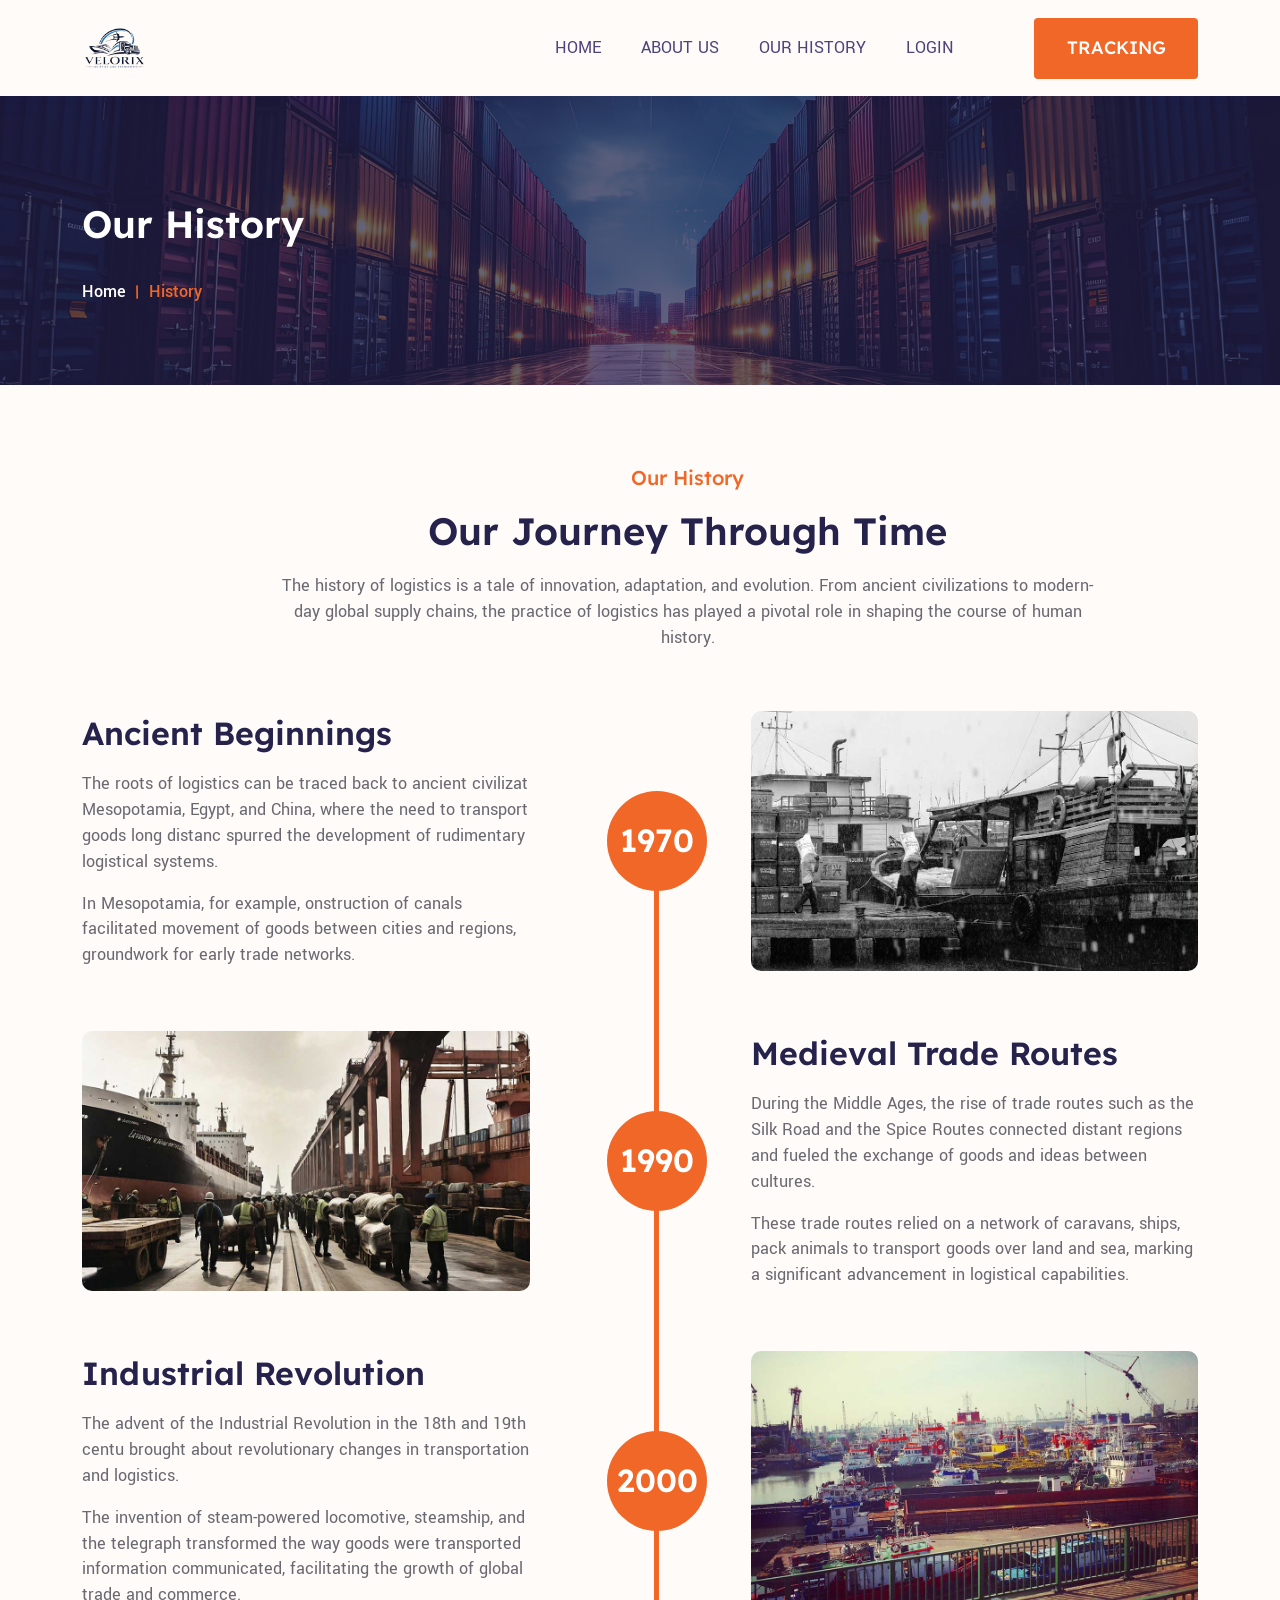
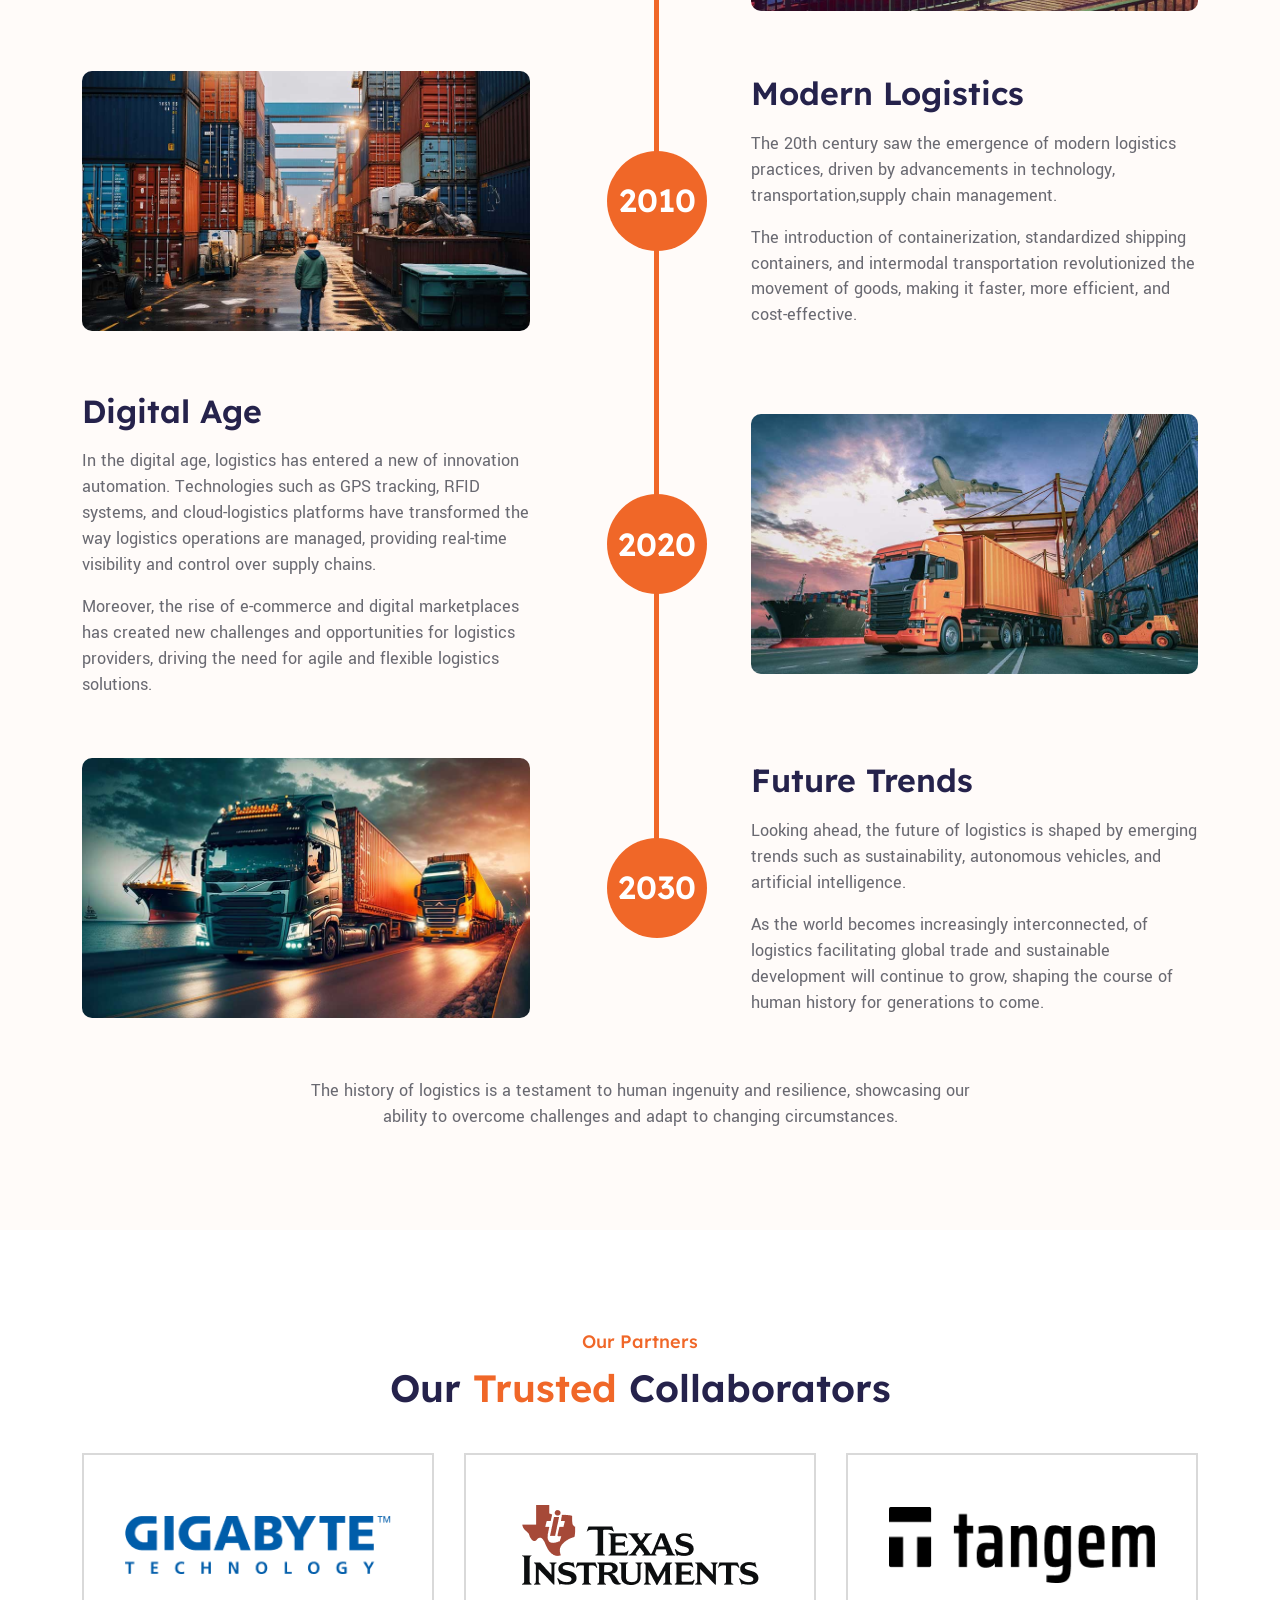
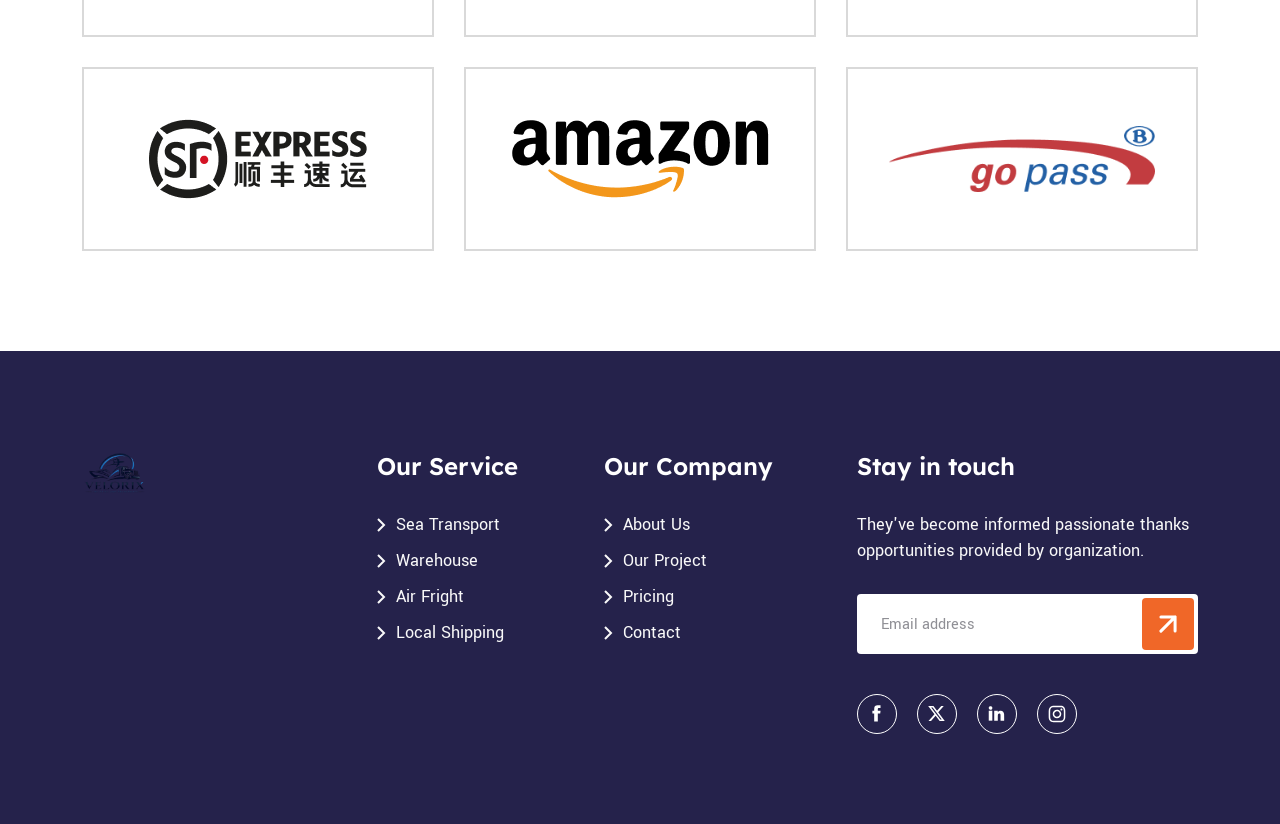
<file: page/history.html>
<!DOCTYPE html><html lang="en" data-bs-theme="auto"><head>
    <meta charset="utf-8">
    <meta name="theme-color" content="#253b2f">
    <meta name="viewport" content="width=device-width, initial-scale=1">
    <meta name="description" content="We believe that the services offered by us should satisfy the high expectations
of our customers. We are dedicated in creating added value for our
customers by implementing modern technology in our work. That is why the desire of
constant improvement is the driving force behind our transportation business.">
    <title>Velorix Logistics Services</title>
    <link rel="shortcut icon" type="images/png" href="https://velorixlogistics.org/logistip/assets/images/fav-icon/favicon.ico">
    <meta name="robots" content="index, follow">
<link href="../dashboard/logo.png" rel="icon">

<meta name="description" content="We believe that the services offered by us should satisfy the high expectations
of our customers. We are dedicated in creating added value for our
customers by implementing modern technology in our work. That is why the desire of
constant improvement is the driving force behind our transportation business.">
<meta property="og:title" content="Our History-Velorix Logistics Services">

<meta property="og:url" content="https://velorixlogistics.org/index.php/page/history">

<meta property="og:description" content="We believe that the services offered by us should satisfy the high expectations
of our customers. We are dedicated in creating added value for our
customers by implementing modern technology in our work. That is why the desire of
constant improvement is the driving force behind our transportation business.">

<meta property="og:image" content="/dashboard/cover.jpg">

<meta property="og:type" content="article">    <!-- Google fonts -->

    <link rel="preconnect" href="https://fonts.googleapis.com/">
    <link rel="preconnect" href="https://fonts.gstatic.com/" crossorigin="">
    <link href="https://fonts.googleapis.com/css2?family=Lexend:wght@100..900&amp;family=Yantramanav:wght@100;300;400;500;700;900&amp;display=swap" rel="stylesheet">

    <!-- Main CSS -->
    <link rel="stylesheet" href="../logistip/assets/css/animate.css">
    <link rel="stylesheet" href="../logistip/assets/css/odometer.css">
    <link rel="stylesheet" href="../logistip/assets/css/swiper-bundle.min.css">
    <link rel="stylesheet" href="../logistip/assets/css/magnific-popup.css">
    <link rel="stylesheet" href="../logistip/assets/css/leaflet.css">
    <link rel="stylesheet" href="../logistip/assets/css/leaflet-routing-machine.css">
    <link rel="stylesheet" href="../logistip/assets/css/style.css">

</head>


<body>
    <div class="page">


        <!--Header Section ======================-->
        <header class="section-header header-1 sticky-navbar">
            <nav class="navbar logistics-navbar navbar-expand-xl navbar-light hover-menu">
                <div class="container">
                    <a class="navbar-brand py-2 py-xl-0" href="../index.html">
                        <span class="logo">
                            <img src="../dashboard/logo.png" alt="Velorix Logistics Services">
                        </span>
                    </a>
                    <a href="#" class="logistics-toggler-icon text-decoration-none d-block d-xl-none" data-bs-toggle="offcanvas" data-bs-target="#logisticsNavbar" aria-controls="logisticsNavbar" aria-label="Toggle navigation">
                        <svg width="40" height="23" viewBox="0 0 40 23" fill="none" xmlns="http://www.w3.org/2000/svg">
                            <line x1="1.5" y1="1.5" x2="38.5" y2="1.5" stroke-width="3" stroke-linecap="round"></line>
                            <line x1="1.5" y1="11.5" x2="38.5" y2="11.5" stroke-width="3" stroke-linecap="round"></line>
                            <line x1="21.5" y1="21.5" x2="38.5" y2="21.5" stroke-width="3" stroke-linecap="round"></line>
                        </svg>
                    </a>
                    <div class="collapse navbar-collapse">
                        <ul class="navbar-nav gap-30 gap-lg-40 justify-content-end flex-grow-1 align-items-xl-center">
                            <li class="nav-item dropdown">
                                <a class="nav-link" href="../index.html" aria-label="nav-links">
                                    Home
                                </a>
                            </li>
                            <li class="nav-item dropdown">
                                <a class="nav-link" href="about.html" aria-label="nav-links">
                                    About Us
                                </a>
                            </li>
                            <li class="nav-item dropdown">
                                <a class="nav-link" href="history.html" aria-label="nav-links">
                                    Our History
                                </a>
                            </li>
                            <li class="nav-item dropdown">
                                <a class="nav-link" href="../login.html" aria-label="nav-links">
                                    Login
                                </a>
                            </li>
                            <li class="d-none d-md-block d-lg-block">
                            </li>
                                                        <li class="nav-item">
                                <a class="btn btn-primary text-uppercase" href="track.html">
                                    Tracking
                                </a>
                            </li>

                        </ul>
                    </div>
                </div>
                <!-- container -->
            </nav>
        </header>
        <!--Header Section ======================-->


        <!--Mobile-Header ======================-->
        <nav class="navbar logistics-navbar hover-menu" aria-label="Offcanvas navbar large">
            <div class="offcanvas offcanvas-end" data-bs-backdrop="static" tabindex="-1" id="logisticsNavbar" aria-labelledby="logisticsNavbarLabel">
                <div class="offcanvas-header">
                    <span class="offcanvas-title" id="logisticsNavbarLabel">
                        <span class="logo">
                            <img src="../dashboard/logo.png" alt="Velorix Logistics Services">
                        </span>
                    </span>
                    <button type="button" class="btn-close" data-bs-dismiss="offcanvas" aria-label="Close"></button>
                </div>
                <div class="offcanvas-body">
                    <ul class="navbar-nav gap-30 gap-lg-40 justify-content-end flex-grow-1 align-items-xl-center">



                        <li class="nav-item dropdown">
                            <a class="nav-link" href="../index.html" aria-label="nav-links">
                                Home
                            </a>
                        </li>
                        <li class="nav-item dropdown">
                            <a class="nav-link" href="../about.html" aria-label="nav-links">
                                About Us
                            </a>
                        </li>
                        <li class="nav-item dropdown">
                            <a class="nav-link" href="history.html" aria-label="nav-links">
                                Our History
                            </a>
                        </li>
                        <li class="nav-item dropdown">
                            <a class="nav-link" href="../login.html" aria-label="nav-links">
                                Login
                            </a>
                        </li>
                        <li class="nav-item"><style type="text/css">
iframe.goog-te-banner-frame {
    display: none !important;
}

body {
    position: static !important;
    top: 0px !important;
}


.goog-logo-link {
    display: none !important;
}

div.goog-te-gadget {
    color: transparent !important;
}
</style>


<div id="google_translate_element"></div>

<script type="text/javascript">
function googleTranslateElementInit() {
    new google.translate.TranslateElement({
        pageLanguage: 'en'
    }, 'google_translate_element');
}
</script>
<script type="text/javascript" src="//translate.google.com/translate_a/element.js?cb=googleTranslateElementInit">
</script></li>
                                                <li class="nav-item">
                            <a class="btn btn-primary text-uppercase" href="track.html">
                                Tracking
                            </a>
                        </li>

                    </ul>
                </div>
            </div>
        </nav>
        <!--Mobile-Header ======================-->


        <!--Banner Section ======================-->
<section class="section-banner banner-style-1 position-relative parallax" data-bs-theme="dark">
	<div class="container">
		<div class="banner-wrapper d-flex flex-column gap-10 gap-md-3 gap-lg-30">
			<h3 class="banner-heading mb-0">Our History</h3>
			<nav aria-label="breadcrumb">
				<ol class="breadcrumb mb-0">
					<li class="breadcrumb-item"><a href="../index.html" class="text-decoration-none link-hover-animation-1">Home</a></li>
					<li class="breadcrumb-item active" aria-current="page">History</li>
				</ol>
			</nav>
		</div>
		<!-- banner-wrapper -->
	</div>
	<!-- container -->
</section>
<!--Banner Section ======================-->


<!--History Section ======================-->
<section class="section-history history-1 pb-60 pb-lg-100 pb-xxl-120">
	<div class="bg-custom-light pt-5 pt-lg-80 pt-xxl-100 pb-60 pb-lg-100 pb-xxl-120">
		<div class="container">
			<div class="row mb-5 mb-lg-60">
				<div class="col-lg-9 offset-lg-2 text-lg-center">
					<div class="d-flex flex-column gap-3 wow fadeInUp">
						<h6 class="subtitle lead text-primary mb-0">Our History</h6>
						<h3 class="mb-0">Our Journey Through Time</h3>
						<p class="mb-0">The history of logistics is a tale of innovation, adaptation, and evolution. From ancient civilizations to modern-day global supply chains, the practice of logistics has played a pivotal role in shaping the course of human history.</p>
					</div>
				</div>
				<!-- col-8 -->
			</div>
			<!-- row -->

			<div class="historical-contents position-relative d-flex flex-column gap-5 gap-lg-60 mb-60">

				<div class="d-flex align-items-lg-center gap-2 gap-md-60">
					<div class="row g-30 align-items-center justify-content-between">

						<div class="col-lg-5">
							<div class="historical-info d-flex flex-column gap-3 position-relative wow fadeInUp" data-wow-duration="1.6s">
								<h4 class="mb-0">Ancient Beginnings</h4>
								<p class="mb-0">The roots of logistics can be traced back to ancient civilizat Mesopotamia, Egypt, and China, where the need to transport goods long distanc spurred the development of rudimentary logistical systems. </p>
								<p class="mb-0">
									In Mesopotamia, for example, onstruction of canals facilitated movement of goods between cities and regions, groundwork for early trade networks.
								</p>
							</div>
							<!-- d-flex -->
						</div>
						<!-- col-5 -->

						<div class="col-lg-1 d-none d-lg-block">
							<div class="historical-year-wrapper">
								<h4 class="historical-year">1970</h4>
							</div>
						</div>
						<!-- col-1 -->

						<div class="col-lg-5">
							<div class="historical-image-wrapper historical-image wow fadeInUp" data-wow-duration="1.6s">
								<img src="../logistip/assets/images/historical-image-1.jpg" class="img-fluid" alt="historical-image-1">
							</div>
						</div>

					</div>
					<!-- row -->

					<div class="d-lg-none">
						<div class="historical-year-wrapper">
							<h4 class="historical-year">1970</h4>
						</div>
					</div>
					<!-- d-lg-none -->
				</div>
				<!-- d-flex gap-5 -->


				<div class="d-flex align-items-lg-center gap-2 gap-md-60">
					<div class="row g-30 align-items-center justify-content-between">
						<div class="col-lg-5">
							<div class="historical-image-wrapper wow fadeInUp" data-wow-duration="1.6s">
								<img src="../logistip/assets/images/historical-image-2.jpg" class="img-fluid" alt="historical-image-2">
							</div>
						</div>
						<!-- col-5 -->

						<div class="col-lg-1 d-none d-lg-block">
							<div class="historical-year-wrapper">
								<h4 class="historical-year">1990</h4>
							</div>
						</div>
						<!-- col-1 -->

						<div class="col-lg-5">
							<div class="historical-info d-flex flex-column gap-3 position-relative wow fadeInUp" data-wow-duration="1.6s">
								<h4 class="mb-0">Medieval Trade Routes</h4>
								<p class="mb-0">During the Middle Ages, the rise of trade routes such as the Silk Road and the Spice Routes connected distant regions and fueled the exchange of goods and ideas between cultures.</p>
								<p class="mb-0">
									These trade routes relied on a network of caravans, ships, pack animals to transport goods over land and sea, marking a significant advancement in logistical capabilities.
								</p>
							</div>
							<!-- d-flex -->
						</div>
						<!-- col-5 -->
					</div>
					<!-- row -->
					<div class="d-lg-none">
						<div class="historical-year-wrapper">
							<h4 class="historical-year">1990</h4>
						</div>
					</div>
					<!-- d-lg-none -->
				</div>
				<!-- d-flex gap-5 -->


				<div class="d-flex align-items-lg-center gap-2 gap-md-60">
					<div class="row g-30 align-items-center justify-content-between">
						<div class="col-lg-5">
							<div class="historical-info d-flex flex-column gap-3 position-relative wow fadeInUp" data-wow-duration="1.6s">
								<h4 class="mb-0">Industrial Revolution</h4>
								<p class="mb-0">The advent of the Industrial Revolution in the 18th and 19th centu brought about revolutionary changes in transportation and logistics.</p>
								<p class="mb-0">
									The invention of steam-powered locomotive, steamship, and the telegraph transformed the way goods were transported information communicated, facilitating the growth of global trade and commerce.
								</p>
							</div>
							<!-- d-flex -->
						</div>
						<!-- col-5 -->

						<div class="col-lg-1 d-none d-lg-block">
							<div class="historical-year-wrapper">
								<h4 class="historical-year">2000</h4>
							</div>
						</div>
						<!-- col-1 -->

						<div class="col-lg-5">
							<div class="historical-image-wrapper wow fadeInUp" data-wow-duration="1.6s">
								<img src="../logistip/assets/images/historical-image-3.jpg" class="img-fluid" alt="historical-image-3">
							</div>
						</div>
						<!-- col-5 -->

					</div>
					<!-- row -->
					<div class="d-lg-none">
						<div class="historical-year-wrapper">
							<h4 class="historical-year">2000</h4>
						</div>
					</div>
					<!-- d-lg-none -->
				</div>
				<!-- d-flex gap-5 -->


				<div class="d-flex align-items-lg-center gap-2 gap-md-60">
					<div class="row g-30 align-items-center justify-content-between">
						<div class="col-lg-5">
							<div class="historical-image-wrapper wow fadeInUp" data-wow-duration="1.6s">
								<img src="../logistip/assets/images/historical-image-4.jpg" class="img-fluid" alt="historical-image-4">
							</div>
						</div>
						<!-- col-5 -->

						<div class="col-lg-1 d-none d-lg-block">
							<div class="historical-year-wrapper">
								<h4 class="historical-year">2010</h4>
							</div>
						</div>
						<!-- col-1 -->

						<div class="col-lg-5">
							<div class="historical-info d-flex flex-column gap-3 position-relative wow fadeInUp" data-wow-duration="1.6s">
								<h4 class="mb-0">Modern Logistics</h4>
								<p class="mb-0">The 20th century saw the emergence of modern logistics practices, driven by advancements in technology, transportation,supply chain management.</p>
								<p class="mb-0">
									The introduction of containerization, standardized shipping containers, and intermodal transportation revolutionized the movement of goods, making it faster, more efficient, and cost-effective.
								</p>
							</div>
							<!-- d-flex -->
						</div>
						<!-- col-5 -->
					</div>
					<!-- row -->
					<div class="d-lg-none">
						<div class="historical-year-wrapper">
							<h4 class="historical-year">2010</h4>
						</div>
					</div>
					<!-- d-lg-none -->
				</div>
				<!-- d-flex gap-5 -->


				<div class="d-flex align-items-lg-center gap-2 gap-md-60">
					<div class="row g-30 align-items-center justify-content-between">
						<div class="col-lg-5">
							<div class="historical-info d-flex flex-column gap-3 position-relative wow fadeInUp" data-wow-duration="1.6s">
								<h4 class="mb-0">Digital Age</h4>
								<p class="mb-0">In the digital age, logistics has entered a new of innovation automation. Technologies such as GPS tracking, RFID systems, and cloud-logistics platforms have transformed the way logistics operations are managed, providing real-time visibility and control over supply chains.</p>
								<p class="mb-0">
									Moreover, the rise of e-commerce and digital marketplaces has created new challenges and opportunities for logistics providers, driving the need for agile and flexible logistics solutions.
								</p>
							</div>
							<!-- d-flex -->
						</div>
						<!-- col-5 -->

						<div class="col-lg-1 d-none d-lg-block">
							<div class="historical-year-wrapper">
								<h4 class="historical-year">2020</h4>
							</div>
						</div>
						<!-- col-1 -->

						<div class="col-lg-5">
							<div class="historical-image-wrapper wow fadeInUp" data-wow-duration="1.6s">
								<img src="../logistip/assets/images/about-image-5.jpg" class="img-fluid" alt="about-image-5">
							</div>
						</div>
						<!-- col-5 -->

					</div>
					<!-- row -->
					<div class="d-lg-none">
						<div class="historical-year-wrapper">
							<h4 class="historical-year">2020</h4>
						</div>
					</div>
					<!-- d-lg-none -->
				</div>
				<!-- d-flex gap-5 -->


				<div class="d-flex align-items-lg-center gap-2 gap-md-60">
					<div class="row g-30 align-items-center justify-content-between">
						<div class="col-lg-5">
							<div class="historical-image-wrapper wow fadeInUp" data-wow-duration="1.6s">
								<img src="../logistip/assets/images/about-image-2.jpg" class="img-fluid" alt="about-image-2">
							</div>
						</div>
						<!-- col-5 -->

						<div class="col-lg-1 d-none d-lg-block">
							<div class="historical-year-wrapper">
								<h4 class="historical-year">2030</h4>
							</div>
						</div>
						<!-- col-1 -->

						<div class="col-lg-5">
							<div class="historical-info d-flex flex-column gap-3 position-relative wow fadeInUp" data-wow-duration="1.6s">
								<h4 class="mb-0">Future Trends</h4>
								<p class="mb-0">Looking ahead, the future of logistics is shaped by emerging trends such as sustainability, autonomous vehicles, and artificial intelligence.</p>
								<p class="mb-0">
									As the world becomes increasingly interconnected, of logistics facilitating global trade and sustainable development will continue to grow, shaping the course of human history for generations to come.
								</p>
							</div>
							<!-- d-flex -->
						</div>
						<!-- col-5 -->
					</div>
					<!-- row -->
					<div class="d-lg-none">
						<div class="historical-year-wrapper">
							<h4 class="historical-year">2030</h4>
						</div>
					</div>
					<!-- d-lg-none -->
				</div>
				<!-- d-flex gap-5 -->
			</div>
			<!-- d-flex -->

			<div class="contents-width d-flex flex-column gap-30 gap-lg-40 text-lg-center">
				<p class="mb-0">
					The history of logistics is a testament to human ingenuity and resilience, showcasing our ability to overcome challenges and adapt to changing circumstances.
				</p>

			</div>

		</div>
		<!-- container -->
	</div>
</section>
<!--History Section ======================-->
        <!--Brand Section ======================-->
        <section class="section-brand brand-1 pb-60 pb-lg-100 pb-xxl-120">
            <div class="container">
                <div class="text-lg-center">
                    <h6 class="mb-10 text-primary fw-medium">Our Partners</h6>
                    <h3 class="mb-40">Our <span class="text-primary">Trusted</span> Collaborators</h3>
                    <div class="row row-cols-1 row-cols-sm-2 row-cols-xl-3 g-30">
                        <div class="col">
                            <a href="#" class="brand-item text-decoration-none">
                                <img src="../logistip/assets/images/brand-1.png" class="img-fluid" alt="brand-1">
                            </a>
                        </div>
                        <!-- col -->
                        <div class="col">
                            <a href="#" class="brand-item text-decoration-none">
                                <img src="../logistip/assets/images/brand-2.png" class="img-fluid" alt="brand-2">
                            </a>
                        </div>
                        <!-- col -->
                        <div class="col">
                            <a href="#" class="brand-item text-decoration-none">
                                <img src="../logistip/assets/images/brand-3.png" class="img-fluid" alt="brand-3">
                            </a>
                        </div>
                        <!-- col -->
                        <div class="col">
                            <a href="#" class="brand-item text-decoration-none">
                                <img src="../logistip/assets/images/brand-4.png" class="img-fluid" alt="brand-4">
                            </a>
                        </div>
                        <!-- col -->
                        <div class="col">
                            <a href="#" class="brand-item text-decoration-none">
                                <img src="../logistip/assets/images/brand-5.png" class="img-fluid" alt="brand-5">
                            </a>
                        </div>
                        <!-- col -->
                        <div class="col">
                            <a href="#" class="brand-item text-decoration-none">
                                <img src="../logistip/assets/images/brand-6.png" class="img-fluid" alt="brand-6">
                            </a>
                        </div>
                        <!-- col -->
                    </div>
                    <!-- row -->
                </div>
            </div>
            <!-- container -->
        </section>
        <!--Brand Section ======================-->



        <!--Footer Section ======================-->
        <footer class="section-footer footer-1 bg-secondary" data-bs-theme="dark">
            <div class="container">
                <div class="footer-wrapper pt-60 pb-5 pt-lg-100 pb-lg-90">
                    <div class="row gx-40 gy-5 justify-content-lg-between">

                        <div class="col-md-5 col-lg-5 col-xl-3">
                            <div class="logo-footer mb-20 mb-xl-30">
                                <a class="navbar-brand py-0" href="../index.html">
                                    <span class="logo">
                                        <img src="../dashboard/logo.png" class="img-fluid" alt="logo-white">
                                    </span>
                                </a>
                            </div>
                            <!-- logo-footer -->
                            

                        </div>
                        <!-- col-4 -->

                        <div class="col-md-3 col-lg-3 col-xl-2">
                            <div class="d-flex justify-content-md-center justify-content-xxl-end">
                                <div class="d-flex flex-column gap-20 gap-lg-30">
                                    <h5 class="mb-0">Our Service</h5>
                                    <ul class="list-unstyled mb-0 d-flex flex-column gap-10">
                                        <li class="d-flex gap-10 align-items-center">
                                            <span class="chevron-right-icon">
                                                <svg width="9" height="14">
                                                    <use xlink:href="#chevron-right-icon"></use>
                                                </svg>
                                            </span>
                                            <a href="../index.html" class="text-decoration-none link-hover-animation-1">Sea Transport</a>
                                        </li>
                                        <li class="d-flex gap-10 align-items-center">
                                            <span class="chevron-right-icon">
                                                <svg width="9" height="14">
                                                    <use xlink:href="#chevron-right-icon"></use>
                                                </svg>
                                            </span>
                                            <a href="../index.html" class="text-decoration-none link-hover-animation-1">Warehouse</a>
                                        </li>
                                        <li class="d-flex gap-10 align-items-center">
                                            <span class="chevron-right-icon">
                                                <svg width="9" height="14">
                                                    <use xlink:href="#chevron-right-icon"></use>
                                                </svg>
                                            </span>
                                            <a href="../index.html" class="text-decoration-none link-hover-animation-1">Air Fright</a>
                                        </li>
                                        <li class="d-flex gap-10 align-items-center">
                                            <span class="chevron-right-icon">
                                                <svg width="9" height="14">
                                                    <use xlink:href="#chevron-right-icon"></use>
                                                </svg>
                                            </span>
                                            <a href="../index.html" class="text-decoration-none link-hover-animation-1">Local Shipping</a>
                                        </li>
                                    </ul>
                                </div>
                            </div>

                        </div>
                        <!-- col-2 -->

                        <div class="col-md-4 col-lg-3 col-xxl-2">
                            <div class="d-flex justify-content-md-end justify-content-xl-center justify-content-xxl-end">
                                <div class="d-flex flex-column gap-20 gap-lg-30">
                                    <h5 class="mb-0">Our Company</h5>
                                    <ul class="list-unstyled mb-0 d-flex flex-column gap-10">
                                        <li class="d-flex gap-10 align-items-center">
                                            <span class="chevron-right-icon">
                                                <svg width="9" height="14">
                                                    <use xlink:href="#chevron-right-icon"></use>
                                                </svg>
                                            </span>
                                            <a href="../about.html" class="text-decoration-none link-hover-animation-1">About Us</a>
                                        </li>
                                        <li class="d-flex gap-10 align-items-center">
                                            <span class="chevron-right-icon">
                                                <svg width="9" height="14">
                                                    <use xlink:href="#chevron-right-icon"></use>
                                                </svg>
                                            </span>
                                            <a href="../about.html" class="text-decoration-none link-hover-animation-1">Our Project</a>
                                        </li>
                                        <li class="d-flex gap-10 align-items-center">
                                            <span class="chevron-right-icon">
                                                <svg width="9" height="14">
                                                    <use xlink:href="#chevron-right-icon"></use>
                                                </svg>
                                            </span>
                                            <a href="../index.html" class="text-decoration-none link-hover-animation-1">Pricing</a>
                                        </li>
                                        <li class="d-flex gap-10 align-items-center">
                                            <span class="chevron-right-icon">
                                                <svg width="9" height="14">
                                                    <use xlink:href="#chevron-right-icon"></use>
                                                </svg>
                                            </span>
                                            <a href="../about.html" class="text-decoration-none link-hover-animation-1">Contact</a>
                                        </li>
                                    </ul>
                                </div>
                            </div>

                        </div>
                        <!-- col-2 -->

                        <div class="col-md-6 col-lg-5 col-xl-4 col-xxl-4 d-flex justify-content-end">
                            <div class="footer-subscription d-flex flex-column gap-20 gap-lg-30">
                                <h5 class="mb-0">Stay in touch</h5>
                                <p class="mb-0 body-color-style-1">They've become informed passionate thanks opportunities provided by organization.</p>

                                <form id="subscriptionForm" class="contact-form row mb-10" data-bs-theme="light">
                                    <div class="col-12">
                                        <div class="footer-form-wrapper position-relative">
                                            <input type="email" class="form-control" id="InputEmail" name="InputEmail" placeholder="Email address" required="">

                                            <button class="arrow-icon-wrapper" type="submit" aria-label="submit-button">
                                                <span class="arrow-icon-2">
                                                    <svg width="18" height="18">
                                                        <use xlink:href="#arrow-icon-2"></use>
                                                    </svg>
                                                </span>
                                            </button>
                                        </div>
                                    </div>
                                </form>

                                <div class="d-flex gap-20 social-icons text-white">
                                    <a href="#" class="text-decoration-none" aria-label="social-icon">
                                        <span class="facebook-icon">
                                            <svg width="9" height="17">
                                                <use xlink:href="#facebook-icon"></use>
                                            </svg>
                                        </span>
                                    </a>
                                    <a href="#" class="text-decoration-none" aria-label="social-icon">
                                        <span class="twitter-icon">
                                            <svg width="19" height="15">
                                                <use xlink:href="#twitter-icon"></use>
                                            </svg>
                                        </span>
                                    </a>
                                    <a href="#" class="text-decoration-none" aria-label="social-icon">
                                        <span class="linkedin-icon">
                                            <svg width="17" height="15">
                                                <use xlink:href="#linkedin-icon"></use>
                                            </svg>
                                        </span>
                                    </a>
                                    <a href="#" class="text-decoration-none" aria-label="social-icon">
                                        <span class="instagram-icon-3">
                                            <svg width="18" height="18">
                                                <use xlink:href="#instagram-icon-3"></use>
                                            </svg>
                                        </span>
                                    </a>
                                </div>
                                <!-- social-icons -->
                                <!-- subscriptionForm -->

                            </div>
                            <!-- d-flex -->
                        </div>
                        <!-- col-3 -->
                    </div>
                    <!-- row -->
                </div>
                <!-- footer-wrapper -->
            </div>
            <!-- container -->

        </footer>
        <!--Footer Section ======================-->


        <!--Back-to-top ======================-->
        <div class="progressCounter progressScroll progress-scroll-opacity-0">
            <div class="progressScroll-border">
                <div class="progressScroll-circle">
                    <span class="progressScroll-text text-white">
                        <span class="progress-arrow-icon">
                            <svg width="12" height="18">
                                <use xlink:href="#progress-arrow-icon"></use>
                            </svg>
                        </span>
                    </span>
                </div>
            </div>
        </div>
        <!--Back-to-top ======================-->



        <!-- SVG ======================-->
        <svg xmlns="http://www.w3.org/2000/svg" style="display: none;">

            <symbol id="progress-arrow-icon" viewBox="0 0 12 18" fill="none">
                <path d="M6.00008 1.5L10.1667 5.66667M6.00008 1.5L1.83341 5.66667M6.00008 1.5L6.00008 16.5" stroke="white" stroke-width="2" stroke-linecap="round" stroke-linejoin="round"></path>
            </symbol>

            <symbol id="instagram-icon-3" viewBox="0 0 18 18">
                <g clip-path="url(#clip0_1618_1223)">
                    <path d="M6.49049 0.667969H11.4735C11.5715 0.676796 11.6667 0.685951 11.7635 0.694451C12.3892 0.75134 13.0261 0.751993 13.6385 0.874924C15.2601 1.20187 16.3894 2.14282 16.9596 3.71509C17.2352 4.47557 17.299 5.2707 17.3016 6.0691C17.3075 7.97976 17.3163 9.89043 17.296 11.8008C17.2898 12.4056 17.248 13.0196 17.1325 13.6117C16.8206 15.2079 15.9078 16.3371 14.3767 16.9335C13.6378 17.2212 12.8597 17.298 12.076 17.3059C10.3177 17.3235 8.55907 17.3386 6.80076 17.3304C5.93436 17.3258 5.06338 17.3222 4.21136 17.1156C2.83132 16.7808 1.80603 15.9984 1.1966 14.706C0.821269 13.9109 0.706184 13.0553 0.697684 12.1885C0.678721 10.3871 0.65845 8.58494 0.672836 6.78314C0.67508 6.02384 0.729701 5.2656 0.836308 4.51382C1.00861 3.34728 1.57063 2.37887 2.52498 1.66286C3.34234 1.04919 4.29048 0.805286 5.29126 0.734339C5.6898 0.706221 6.09031 0.689874 6.49049 0.667969ZM9.00175 15.8709V15.8454C9.4415 15.8454 9.88156 15.8585 10.3207 15.8428C11.2636 15.8101 12.2127 15.8176 13.1464 15.7035C14.3784 15.5531 15.2219 14.8557 15.5949 13.6438C15.7656 13.0879 15.795 12.5119 15.8016 11.9368C15.8186 10.4606 15.8398 8.98446 15.8267 7.50831C15.8189 6.63046 15.7966 5.74804 15.6959 4.87706C15.542 3.53658 14.6929 2.62964 13.3746 2.3671C12.7992 2.25267 12.2012 2.21867 11.6124 2.20853C10.1585 2.18434 8.7026 2.18892 7.249 2.19382C6.41399 2.19644 5.57668 2.18565 4.74918 2.33114C3.48456 2.55313 2.61718 3.35513 2.35889 4.61321C2.24773 5.15659 2.21046 5.7209 2.19869 6.27703C2.17024 7.61751 2.15978 8.95798 2.17449 10.2985C2.18496 11.2361 2.21209 12.1764 2.29971 13.1102C2.3808 13.9763 2.77705 14.705 3.51333 15.2115C4.08156 15.6038 4.73186 15.7519 5.40569 15.7777C6.60361 15.8222 7.80285 15.8402 9.00175 15.8709Z"></path>
                    <path d="M4.71291 9.01086C4.70507 6.65261 6.63175 4.72494 8.99589 4.72461C10.1297 4.72357 11.2177 5.17259 12.0207 5.97306C12.8238 6.77353 13.2763 7.86 13.2789 8.99386C13.2949 11.3505 11.3734 13.2821 9.00537 13.2906C6.64679 13.2987 4.72109 11.3789 4.71291 9.01086ZM8.9887 11.7814C9.53785 11.7831 10.0752 11.6219 10.5327 11.3182C10.9902 11.0144 11.3473 10.5818 11.5588 10.075C11.7703 9.56825 11.8268 9.01011 11.721 8.47125C11.6152 7.93238 11.3519 7.43702 10.9644 7.04784C10.577 6.65866 10.0828 6.39317 9.54444 6.28495C9.00606 6.17674 8.44767 6.23067 7.93995 6.43992C7.43223 6.64918 6.998 7.00434 6.69221 7.46048C6.38641 7.91661 6.22281 8.45321 6.22209 9.00236C6.22054 9.36669 6.29095 9.72775 6.42929 10.0648C6.56762 10.4019 6.77115 10.7083 7.0282 10.9665C7.28525 11.2247 7.59076 11.4296 7.92719 11.5694C8.26362 11.7093 8.62436 11.7813 8.9887 11.7814Z"></path>
                    <path d="M13.4715 3.55919C13.7338 3.56828 13.982 3.68039 14.1622 3.87123C14.3424 4.06207 14.4402 4.31625 14.4342 4.57866C14.4283 4.84108 14.3191 5.09058 14.1305 5.27307C13.9418 5.45557 13.6888 5.55634 13.4264 5.55355C13.2944 5.55215 13.164 5.52457 13.0427 5.4724C12.9215 5.42022 12.8118 5.34451 12.72 5.24963C12.6282 5.15475 12.5562 5.0426 12.5081 4.91968C12.46 4.79676 12.4367 4.66551 12.4397 4.53354C12.4427 4.40157 12.4718 4.27151 12.5255 4.15089C12.5791 4.03027 12.6561 3.92149 12.7521 3.83086C12.8481 3.74023 12.9611 3.66955 13.0846 3.62292C13.208 3.57628 13.3396 3.55462 13.4715 3.55919Z"></path>
                </g>
                <defs>
                    <clipPath id="clip0_1618_1223">
                        <rect width="16.6408" height="16.6667" fill="white" transform="translate(0.667969 0.667969)"></rect>
                    </clipPath>
                </defs>
            </symbol>


            <symbol id="plus-icon" viewBox="0 0 10 10" fill="none">
                <path d="M5 1V9" stroke-linecap="round" stroke-linejoin="round"></path>
                <path d="M1 5H9" stroke-linecap="round" stroke-linejoin="round"></path>
            </symbol>

            <symbol id="chevron-right-icon" viewBox="0 0 9 14" fill="none">
                <path d="M1 1L7 7L1 13" stroke-width="2"></path>
            </symbol>


            <symbol id="arrow-icon" viewBox="0 0 16 16">
                <path d="M14 7.99984L10.6667 4.6665M14 7.99984L10.6667 11.3332M14 7.99984H2" stroke-width="1.5" stroke-linecap="round" stroke-linejoin="round"></path>
            </symbol>

            <symbol id="arrow-icon-2" viewBox="0 0 18 18">
                <path d="M1.9165 16.0837L16.0832 1.91699M16.0832 1.91699H1.9165M16.0832 1.91699V16.0837" stroke-width="3" stroke-linecap="round" stroke-linejoin="round"></path>
            </symbol>

            <symbol id="arrow-icon-3" viewBox="0 0 20 12" fill="none">
                <path d="M19 6L14 1M19 6L14 11M19 6H1" stroke-width="2" stroke-linecap="round" stroke-linejoin="round"></path>
            </symbol>

            <symbol id="check-icon" viewBox="0 0 17 13" fill="none">
                <path d="M1 6L6 11L16 1" stroke-width="2" stroke-linecap="round" stroke-linejoin="round"></path>
            </symbol>

            <symbol id="star-rating-icon" viewBox="0 0 17 16">
                <path d="M4.02618 15.9955C3.10173 16.0199 2.58617 15.4132 2.71506 14.5799C2.88617 13.4688 3.0684 12.3577 3.30173 11.2643C3.44173 10.5977 3.35507 10.1021 2.80173 9.62657C1.96436 8.92286 1.18345 8.15458 0.466175 7.32879C0.170619 6.9799 -0.0538225 6.33546 0.0661775 5.9399C0.170622 5.59546 0.777283 5.27323 1.21284 5.18434C2.36617 4.93323 3.55062 4.84434 4.7084 4.61768C5.05446 4.53293 5.35452 4.31802 5.54617 4.01767C6.11728 2.98656 6.55284 1.87545 7.15728 0.868788C7.3795 0.479899 7.93729 0.0821246 8.35506 0.0665691C8.72395 0.0510135 9.24395 0.484346 9.46617 0.85768C10.0617 1.87324 10.504 2.97768 11.0751 4.00879C11.263 4.31203 11.5621 4.52975 11.9084 4.61545C13.0973 4.83767 14.3128 4.93546 15.4928 5.19324C15.9173 5.28657 16.4751 5.63767 16.5928 6.00434C16.7106 6.37101 16.4751 6.98879 16.1884 7.31546C15.4184 8.17075 14.5961 8.97748 13.7262 9.73101C13.5328 9.88734 13.3899 10.0972 13.3152 10.3344C13.2405 10.5715 13.2373 10.8254 13.3062 11.0643C13.5151 12.1755 13.7506 13.2688 13.8573 14.3821C13.8995 14.8266 13.7795 15.4932 13.4862 15.6955C13.1395 15.9177 12.4573 15.9177 12.0351 15.7377C10.9819 15.2724 9.95848 14.7425 8.97062 14.151C8.78189 14.0177 8.55707 13.9451 8.32604 13.9427C8.09501 13.9403 7.86872 14.0083 7.67729 14.1377C6.7084 14.6999 5.70173 15.1977 4.70395 15.711C4.48355 15.8185 4.25727 15.9134 4.02618 15.9955Z"></path>
            </symbol>

            <symbol id="video-icon" viewBox="0 0 21 26">
                <path d="M0.500998 12.9718C0.500998 9.35922 0.500998 5.74709 0.500998 2.13545C0.500998 1.53824 0.578769 0.996786 1.15397 0.676903C1.72917 0.35702 2.23247 0.572721 2.73578 0.897006C8.36356 4.51647 13.9928 8.13594 19.6235 11.7554C20.8194 12.5243 20.8165 13.4898 19.6162 14.2602C14.0041 17.8699 8.39143 21.4786 2.77833 25.0863C2.26182 25.4179 1.75118 25.6732 1.14663 25.3299C0.572897 25.0056 0.49953 24.4641 0.500998 23.8625C0.506867 20.2333 0.506867 16.603 0.500998 12.9718Z"></path>
            </symbol>


            <symbol id="location-icon-sm" viewBox="0 0 11 12">
                <g clip-path="url(#clip0_1_217)">
                    <path d="M4.7037 11.9999C4.52543 11.9849 4.34745 11.9691 4.16947 11.9547C3.33909 11.8891 2.52162 11.7551 1.73141 11.4838C1.26813 11.3249 0.824798 11.1267 0.453005 10.7965C0.265936 10.6303 0.120209 10.4347 0.0477858 10.1925C-0.085919 9.74714 0.0659647 9.37945 0.375597 9.06484C0.685229 8.75022 1.07931 8.55289 1.4898 8.39367C2.03312 8.18285 2.59639 8.04592 3.1702 7.94975C3.196 7.94535 3.22093 7.93685 3.25553 7.92805C3.23441 7.89052 3.21917 7.86003 3.20099 7.83159C2.79782 7.20118 2.38732 6.57576 1.99178 5.93978C1.48013 5.11527 1.29159 4.21657 1.464 3.26012C1.71147 1.88583 2.48027 0.885098 3.75839 0.335032C5.07549 -0.230868 6.3536 -0.0739993 7.52528 0.761069C8.33748 1.33958 8.84268 2.13682 9.04471 3.11087C9.25289 4.11571 9.08634 5.0663 8.54126 5.93978C8.14542 6.57488 7.73551 7.2006 7.33205 7.83188C7.31388 7.8612 7.29863 7.89052 7.27722 7.92864C7.51179 7.97643 7.73639 8.0166 7.95894 8.06909C8.59433 8.21775 9.218 8.4013 9.77363 8.75902C10.0797 8.95576 10.3442 9.19239 10.4709 9.55069C10.5976 9.909 10.5295 10.2348 10.3149 10.5356C10.1003 10.8364 9.79386 11.0367 9.4684 11.2021C8.80105 11.5407 8.08414 11.724 7.34935 11.8313C6.87552 11.9005 6.39612 11.9319 5.91936 11.9808C5.88095 11.9846 5.84312 11.9934 5.80501 11.9999H4.7037ZM5.26344 9.76298C5.29746 9.71225 5.32209 9.67794 5.34408 9.64247C6.18501 8.32477 7.02242 7.00356 7.86805 5.68997C8.53804 4.64848 8.62453 3.56271 8.0733 2.45935C7.56604 1.44601 6.71895 0.855777 5.5892 0.741718C4.39583 0.620914 3.43057 1.07539 2.71191 2.0339C1.95396 3.04461 1.90646 4.50861 2.58436 5.56828C3.18115 6.5007 3.77735 7.43321 4.37296 8.36582C4.66822 8.82558 4.96085 9.28621 5.26462 9.76298H5.26344ZM5.26168 11.3144C5.7015 11.285 6.14132 11.2672 6.58114 11.2264C7.34349 11.1578 8.09294 11.0129 8.80955 10.7303C9.13648 10.6013 9.45462 10.4532 9.69622 10.1829C9.87684 9.97937 9.8745 9.8052 9.69622 9.60171C9.52851 9.40995 9.31505 9.28093 9.08898 9.17274C8.39964 8.84112 7.65987 8.69246 6.90836 8.59277C6.87904 8.58895 6.83271 8.62209 6.81278 8.65141C6.72481 8.77984 6.64301 8.91295 6.55944 9.04431C6.23691 9.5504 5.91437 10.0567 5.59184 10.5632C5.50006 10.7098 5.37867 10.7875 5.20187 10.7596C5.0752 10.7394 4.99985 10.6535 4.93505 10.5514C4.53784 9.9259 4.14044 9.30117 3.74284 8.67721C3.7015 8.61212 3.66632 8.57605 3.57718 8.5957C3.41415 8.63206 3.24614 8.64525 3.08136 8.67545C2.46268 8.7898 1.85338 8.93934 1.30156 9.25367C1.12697 9.35534 0.96681 9.48 0.825383 9.62429C0.654147 9.79728 0.662944 9.98288 0.825383 10.1658C0.899941 10.2507 0.984179 10.3264 1.07637 10.3916C1.44465 10.6499 1.86248 10.8004 2.29086 10.922C3.26139 11.1997 4.25626 11.2906 5.26286 11.3144H5.26168Z"></path>
                    <path d="M7.02215 3.89711C7.02267 4.24417 6.9203 4.58359 6.72799 4.8725C6.53567 5.1614 6.26203 5.38681 5.94165 5.52025C5.62127 5.6537 5.26853 5.68918 4.92799 5.62221C4.58745 5.55525 4.2744 5.38885 4.0284 5.14404C3.7824 4.89922 3.61449 4.58698 3.54588 4.24677C3.47727 3.90656 3.51104 3.55365 3.64293 3.23263C3.77482 2.9116 3.99891 2.63688 4.28687 2.44317C4.57484 2.24945 4.91377 2.14545 5.26083 2.14429C5.72649 2.14428 6.17321 2.32868 6.50327 2.65716C6.83334 2.98563 7.0199 3.43145 7.02215 3.89711ZM6.31844 3.89711C6.3186 3.75888 6.29152 3.62196 6.23876 3.49419C6.18601 3.36642 6.1086 3.2503 6.01096 3.15244C5.91333 3.05459 5.79737 2.97692 5.66972 2.92388C5.54207 2.87084 5.40522 2.84346 5.26698 2.8433C5.12875 2.84315 4.99184 2.87022 4.86407 2.92298C4.7363 2.97574 4.62017 3.05315 4.52232 3.15078C4.42446 3.24842 4.3468 3.36438 4.29375 3.49203C4.24071 3.61968 4.21333 3.75653 4.21318 3.89476C4.20907 4.47005 4.69522 4.9559 5.2705 4.95033C5.84578 4.94476 6.32108 4.47005 6.31932 3.89799L6.31844 3.89711Z"></path>
                </g>
                <defs>
                    <clipPath id="clip0_1_217">
                        <rect width="10.5339" height="12" fill="white"></rect>
                    </clipPath>
                </defs>
            </symbol>


            <symbol id="globe-icon" viewBox="0 0 30 30" fill="none">
                <path d="M15 1.66675C18.335 5.31789 20.2303 10.0561 20.3333 15.0001C20.2303 19.944 18.335 24.6823 15 28.3334M15 1.66675C11.6649 5.31789 9.76962 10.0561 9.66663 15.0001C9.76962 19.944 11.6649 24.6823 15 28.3334M15 1.66675C7.63616 1.66675 1.66663 7.63628 1.66663 15.0001C1.66663 22.3639 7.63616 28.3334 15 28.3334M15 1.66675C22.3638 1.66675 28.3333 7.63628 28.3333 15.0001C28.3333 22.3639 22.3638 28.3334 15 28.3334M2.33332 11.0001H27.6667M2.33329 19.0001H27.6666" stroke-width="2" stroke-linecap="round" stroke-linejoin="round"></path>
            </symbol>


            <symbol id="clock-icon" viewBox="0 0 32 32">
                <g clip-path="url(#clip0_60_2469)">
                    <path d="M16.0008 28.9308C23.1327 28.9308 28.9313 23.1304 28.9313 16.0003C28.9313 8.87025 23.1302 3.06982 16.0008 3.06982C8.87136 3.06982 3.07031 8.87025 3.07031 16.0003C3.07031 23.1304 8.87074 28.9308 16.0008 28.9308ZM16.0008 4.62024C22.2756 4.62024 27.3809 9.72546 27.3809 16.0003C27.3809 22.2752 22.2756 27.3804 16.0008 27.3804C9.72595 27.3804 4.62073 22.2752 4.62073 16.0003C4.62073 9.72546 9.72533 4.62024 16.0008 4.62024Z"></path>
                    <path d="M16.0004 32.0007C18.1024 32.0064 20.1847 31.5951 22.1267 30.7906C24.0687 29.9862 25.8318 28.8045 27.3141 27.3141C28.8044 25.8318 29.986 24.0686 30.7903 22.1266C31.5947 20.1846 32.0059 18.1024 32.0001 16.0004C32.0059 13.8984 31.5947 11.8161 30.7903 9.87413C29.986 7.93213 28.8044 6.16895 27.3141 4.68666C25.8318 3.19622 24.0687 2.01457 22.1267 1.21012C20.1847 0.405661 18.1024 -0.00562715 16.0004 5.9145e-05C13.8983 -0.00567498 11.8159 0.405589 9.87377 1.21005C7.93166 2.0145 6.16839 3.19617 4.68604 4.68666C3.19579 6.16904 2.01432 7.93223 1.20997 9.87421C0.405631 11.8162 -0.00560706 13.8984 5.77366e-05 16.0004C-0.00560706 18.1023 0.405631 20.1845 1.20997 22.1265C2.01432 24.0685 3.19579 25.8317 4.68604 27.3141C6.16839 28.8046 7.93166 29.9862 9.87377 30.7907C11.8159 31.5951 13.8983 32.0064 16.0004 32.0007ZM16.0004 1.55048C23.9677 1.55048 30.4503 8.03246 30.4503 16.0004C30.4503 23.9683 23.9683 30.4503 16.0004 30.4503C8.03246 30.4503 1.55048 23.9677 1.55048 16.0004C1.55048 8.03308 8.03246 1.55048 16.0004 1.55048Z"></path>
                    <path d="M14.5534 15.6498C14.5256 15.7645 14.5117 15.8822 14.5119 16.0002C14.5119 16.3949 14.6687 16.7735 14.9478 17.0527C15.2269 17.3318 15.6055 17.4886 16.0003 17.4886C16.395 17.4886 16.7736 17.3318 17.0527 17.0527C17.3318 16.7735 17.4887 16.3949 17.4887 16.0002C17.4889 15.7893 17.4441 15.5808 17.3572 15.3887L22.8382 9.91016C22.9367 9.81135 22.992 9.67755 22.992 9.53806C22.992 9.39857 22.9367 9.26476 22.8382 9.16596C22.7394 9.06749 22.6056 9.01221 22.4661 9.01221C22.3266 9.01221 22.1928 9.06749 22.094 9.16596L16.613 14.647C16.4208 14.5602 16.2124 14.5154 16.0015 14.5155C15.8835 14.5157 15.7659 14.5296 15.6511 14.5571L11.4774 10.3833C11.3319 10.2381 11.1347 10.1565 10.9291 10.1565C10.7236 10.1565 10.5264 10.2381 10.3809 10.3833C10.2357 10.5288 10.1541 10.726 10.1541 10.9316C10.1541 11.1372 10.2357 11.3343 10.3809 11.4798L14.5534 15.6498Z"></path>
                    <path d="M16 8.49142C16.1645 8.49142 16.3223 8.42608 16.4386 8.30978C16.5549 8.19347 16.6202 8.03573 16.6202 7.87125V5.99028C16.6202 5.82581 16.5549 5.66806 16.4386 5.55176C16.3223 5.43546 16.1645 5.37012 16 5.37012C15.8356 5.37012 15.6778 5.43546 15.5615 5.55176C15.4452 5.66806 15.3799 5.82581 15.3799 5.99028V7.87125C15.3799 8.03573 15.4452 8.19347 15.5615 8.30978C15.6778 8.42608 15.8356 8.49142 16 8.49142Z"></path>
                    <path d="M16 23.5093C15.8356 23.5093 15.6778 23.5746 15.5615 23.6909C15.4452 23.8072 15.3799 23.965 15.3799 24.1294V26.0104C15.3799 26.1749 15.4452 26.3326 15.5615 26.4489C15.6778 26.5652 15.8356 26.6306 16 26.6306C16.1645 26.6306 16.3223 26.5652 16.4386 26.4489C16.5549 26.3326 16.6202 26.1749 16.6202 26.0104V24.1294C16.6202 23.965 16.5549 23.8072 16.4386 23.6909C16.3223 23.5746 16.1645 23.5093 16 23.5093Z"></path>
                    <path d="M24.1288 16.6205H26.0104C26.1749 16.6205 26.3326 16.5551 26.4489 16.4388C26.5652 16.3225 26.6306 16.1648 26.6306 16.0003C26.6306 15.8358 26.5652 15.6781 26.4489 15.5618C26.3326 15.4455 26.1749 15.3801 26.0104 15.3801H24.1288C23.9644 15.3801 23.8066 15.4455 23.6903 15.5618C23.574 15.6781 23.5087 15.8358 23.5087 16.0003C23.5087 16.1648 23.574 16.3225 23.6903 16.4388C23.8066 16.5551 23.9644 16.6205 24.1288 16.6205Z"></path>
                    <path d="M8.4913 16.0003C8.4913 15.8358 8.42596 15.6781 8.30965 15.5618C8.19335 15.4455 8.03561 15.3801 7.87113 15.3801H5.99016C5.82568 15.3801 5.66794 15.4455 5.55164 15.5618C5.43533 15.6781 5.37 15.8358 5.37 16.0003C5.37 16.1648 5.43533 16.3225 5.55164 16.4388C5.66794 16.5551 5.82568 16.6205 5.99016 16.6205H7.87113C8.03561 16.6205 8.19335 16.5551 8.30965 16.4388C8.42596 16.3225 8.4913 16.1648 8.4913 16.0003Z"></path>
                </g>
                <defs>
                    <clipPath id="clip0_60_2469">
                        <rect width="32.0006" height="32" fill="white"></rect>
                    </clipPath>
                </defs>
            </symbol>

            <symbol id="quote-icon" viewBox="0 0 78 60">
                <g clip-path="url(#clip0_7_1293)">
                    <path d="M31.1211 0C31.2101 0.100813 31.3111 0.190315 31.4219 0.266485C33.5537 1.3286 34.5854 3.09879 34.1971 5.03649C33.7669 7.18737 32.0957 8.50835 29.6555 8.56926C24.9827 8.65467 20.4654 10.2621 16.789 13.1477C13.1127 16.0333 10.478 20.0394 9.28495 24.5581C9.2012 24.8741 9.17073 25.2015 9.08317 25.7001H29.3776C32.5411 25.7001 34.2542 27.3904 34.258 30.5196C34.258 38.7501 34.258 46.9818 34.258 55.2148C34.258 58.2603 32.5144 59.9543 29.4461 59.9581C21.5507 59.9581 13.6514 59.8896 5.75217 60.0038C3.08736 60.0419 1.14206 59.2881 0 56.8213V27.1277C0.0913647 26.7661 0.209386 26.4044 0.270296 26.0352C2.08236 14.7135 8.24185 6.71151 18.7869 2.25367C21.4136 1.14206 24.3373 0.730922 27.1239 0.00381058L31.1211 0Z"></path>
                    <path d="M73.9483 2.64032e-05C74.0373 0.100839 74.1383 0.190342 74.2491 0.266512C76.3809 1.32863 77.4126 3.09882 77.0243 5.0327C76.5941 7.18739 74.9229 8.50076 72.4827 8.56928C67.1455 8.63849 62.0315 10.7216 58.1651 14.4014C54.9175 17.4014 52.7095 21.3574 51.8609 25.6964H72.0373C75.4026 25.6964 77.07 27.3371 77.0738 30.6453C77.0738 38.7666 77.0738 46.9006 77.0738 55.0473C77.0738 58.2793 75.3873 59.9505 72.1249 59.9543H47.7228C44.4832 59.9543 42.8082 58.2679 42.8044 55.0245C42.8044 46.7483 42.8044 38.4722 42.8044 30.1923C42.8463 14.7783 53.8176 2.30699 69.1174 0.239861C69.3925 0.180241 69.6624 0.0987633 69.9245 -0.00378418L73.9483 2.64032e-05Z"></path>
                </g>
                <defs>
                    <clipPath id="clip0_7_1293">
                        <rect width="77.1042" height="60" fill="white"></rect>
                    </clipPath>
                </defs>
            </symbol>



            <symbol id="mail-icon" viewBox="0 0 22 18" fill="none">
                <path d="M1 4L9.16492 9.71544C9.82609 10.1783 10.1567 10.4097 10.5163 10.4993C10.8339 10.5785 11.1661 10.5785 11.4837 10.4993C11.8433 10.4097 12.1739 10.1783 12.8351 9.71544L21 4M5.8 17H16.2C17.8802 17 18.7202 17 19.362 16.673C19.9265 16.3854 20.3854 15.9265 20.673 15.362C21 14.7202 21 13.8802 21 12.2V5.8C21 4.11984 21 3.27976 20.673 2.63803C20.3854 2.07354 19.9265 1.6146 19.362 1.32698C18.7202 1 17.8802 1 16.2 1H5.8C4.11984 1 3.27976 1 2.63803 1.32698C2.07354 1.6146 1.6146 2.07354 1.32698 2.63803C1 3.27976 1 4.11984 1 5.8V12.2C1 13.8802 1 14.7202 1.32698 15.362C1.6146 15.9265 2.07354 16.3854 2.63803 16.673C3.27976 17 4.11984 17 5.8 17Z" stroke-width="1.5" stroke-linecap="round" stroke-linejoin="round"></path>
            </symbol>

            <symbol id="location-icon" viewBox="0 0 22 22" fill="none">
                <path d="M19 11C19 15.4183 15.4183 19 11 19M19 11C19 6.58172 15.4183 3 11 3M19 11H21M11 19C6.58172 19 3 15.4183 3 11M11 19V21M3 11C3 6.58172 6.58172 3 11 3M3 11H1M11 3V1M14 11C14 12.6569 12.6569 14 11 14C9.34315 14 8 12.6569 8 11C8 9.34315 9.34315 8 11 8C12.6569 8 14 9.34315 14 11Z" stroke-width="1.5" stroke-linecap="round" stroke-linejoin="round"></path>
            </symbol>

            <symbol id="phone-icon" viewBox="0 0 24 24" fill="none">
                <path d="M14.0497 6C15.0264 6.19057 15.924 6.66826 16.6277 7.37194C17.3314 8.07561 17.8091 8.97326 17.9997 9.95M14.0497 2C16.0789 2.22544 17.9713 3.13417 19.4159 4.57701C20.8606 6.01984 21.7717 7.91101 21.9997 9.94M10.2266 13.8631C9.02506 12.6615 8.07627 11.3028 7.38028 9.85323C7.32041 9.72854 7.29048 9.66619 7.26748 9.5873C7.18576 9.30695 7.24446 8.96269 7.41447 8.72526C7.46231 8.65845 7.51947 8.60129 7.63378 8.48698C7.98338 8.13737 8.15819 7.96257 8.27247 7.78679C8.70347 7.1239 8.70347 6.26932 8.27247 5.60643C8.15819 5.43065 7.98338 5.25585 7.63378 4.90624L7.43891 4.71137C6.90747 4.17993 6.64174 3.91421 6.35636 3.76987C5.7888 3.4828 5.11854 3.4828 4.55098 3.76987C4.2656 3.91421 3.99987 4.17993 3.46843 4.71137L3.3108 4.86901C2.78117 5.39863 2.51636 5.66344 2.31411 6.02348C2.08969 6.42298 1.92833 7.04347 1.9297 7.5017C1.93092 7.91464 2.01103 8.19687 2.17124 8.76131C3.03221 11.7947 4.65668 14.6571 7.04466 17.045C9.43264 19.433 12.295 21.0575 15.3284 21.9185C15.8928 22.0787 16.1751 22.1588 16.588 22.16C17.0462 22.1614 17.6667 22 18.0662 21.7756C18.4263 21.5733 18.6911 21.3085 19.2207 20.7789L19.3783 20.6213C19.9098 20.0898 20.1755 19.8241 20.3198 19.5387C20.6069 18.9712 20.6069 18.3009 20.3198 17.7333C20.1755 17.448 19.9098 17.1822 19.3783 16.6508L19.1835 16.4559C18.8339 16.1063 18.6591 15.9315 18.4833 15.8172C17.8204 15.3862 16.9658 15.3862 16.3029 15.8172C16.1271 15.9315 15.9523 16.1063 15.6027 16.4559C15.4884 16.5702 15.4313 16.6274 15.3644 16.6752C15.127 16.8453 14.7828 16.904 14.5024 16.8222C14.4235 16.7992 14.3612 16.7693 14.2365 16.7094C12.7869 16.0134 11.4282 15.0646 10.2266 13.8631Z" stroke-width="1.5" stroke-linecap="round" stroke-linejoin="round"></path>
            </symbol>

            <symbol id="facebook-icon" viewBox="0 0 9 17">
                <path d="M0.387939 8.43562V5.69697H2.18664C2.18664 5.50917 2.17882 5.34583 2.18664 5.18445C2.23555 4.31688 2.22186 3.43954 2.35586 2.58566C2.52507 1.51954 3.21071 0.820209 4.24357 0.510154C5.63833 0.0925091 7.07319 0.271499 8.51587 0.237266V2.97592H7.62581C7.44291 2.97592 7.26098 2.97592 7.07906 2.97592C6.01391 2.9945 5.81634 3.19599 5.80754 4.26994C5.80754 4.72377 5.80754 5.1776 5.80754 5.6823H8.54032C8.43273 6.62322 8.33199 7.50937 8.22929 8.42095H5.81341V16.5919H2.18958V8.43562H0.387939Z"></path>
            </symbol>

            <symbol id="twitter-icon" viewBox="0 0 10 9">
                <g clip-path="url(#clip0_1503_1360)">
                    <path d="M7.84073 0.000976562H9.36735L6.03215 3.81289L9.95575 9.00006H6.88361L4.47738 5.85406L1.72414 9.00006H0.196586L3.76393 4.92278L0 0.000976562H3.15012L5.32513 2.87654L7.84073 0.000976562ZM7.30495 8.0863H8.15085L2.6905 0.866729H1.78274L7.30495 8.0863Z"></path>
                </g>
                <defs>
                    <clipPath id="clip0_1503_1360">
                        <rect width="9.95575" height="9" fill="white"></rect>
                    </clipPath>
                </defs>
            </symbol>

            <symbol id="linkedin-icon" viewBox="0 0 17 15">
                <path d="M16.1416 14.6754H12.5374V14.2685C12.5374 12.6674 12.5374 11.0672 12.5374 9.46608C12.5394 9.14098 12.5159 8.81623 12.4669 8.49483C12.3691 7.87864 12.0542 7.53435 11.57 7.4473C11.0203 7.34949 10.4139 7.56956 10.1753 8.08208C9.97009 8.51101 9.85239 8.97651 9.82903 9.45141C9.78795 11.0907 9.81338 12.7309 9.8124 14.3712C9.8124 14.4602 9.8036 14.5492 9.79675 14.6646H6.21988V4.72234H9.78991V6.00461C10.2173 5.68184 10.6047 5.25344 11.0878 5.05097C12.4239 4.48955 14.0945 4.50324 15.098 5.65641C15.7271 6.383 16.0849 7.30521 16.1103 8.26596C16.1827 10.3591 16.1661 12.4541 16.1847 14.5492C16.1761 14.593 16.1617 14.6355 16.1416 14.6754Z"></path>
                <path d="M0.748047 14.6742V4.72021H4.32982V14.6742H0.748047Z"></path>
                <path d="M4.35227 1.95705C4.35516 2.31491 4.25187 2.66559 4.05546 2.96475C3.85905 3.26391 3.57834 3.49811 3.24882 3.63773C2.91931 3.77736 2.55579 3.81613 2.20424 3.74916C1.85269 3.68219 1.52889 3.51247 1.27379 3.26148C1.0187 3.01048 0.843754 2.68948 0.77109 2.33906C0.698426 1.98864 0.731306 1.62454 0.865568 1.29281C0.99983 0.961075 1.22945 0.676603 1.52538 0.475366C1.82131 0.274128 2.17028 0.165163 2.52814 0.16225C2.76604 0.159278 3.00218 0.203458 3.22292 0.292239C3.44366 0.38102 3.64463 0.512643 3.81423 0.679512C3.98382 0.84638 4.11869 1.04519 4.21104 1.26446C4.30339 1.48373 4.35139 1.71912 4.35227 1.95705Z"></path>
            </symbol>
        </svg>
        <!-- SVG ======================-->
    </div>
    <!-- pages -->


    <script src="../logistip/assets/js/jquery-3.7.0.min.js"></script>
    <script src="../logistip/assets/js/bootstrap.bundle.min.js"></script>
    <script src="../logistip/assets/js/swiper-bundle.min.js"></script>
    <script src="../logistip/assets/js/jquery.magnific-popup.min.js"></script>
    <script src="../logistip/assets/js/wow.min.js"></script>
    <script src="../logistip/assets/js/animate.js"></script>

    <!-- map -->
    <script src="../logistip/assets/js/leaflet.js"></script>
    <script src="../logistip/assets/js/leaflet-routing-machine.min.js"></script>
    <script src="../logistip/assets/js/leaflet-scripts.js"></script>
    <!-- map -->

    <script src="../logistip/assets/js/jquery.progressScroll.min.js"></script>
    <script src="../logistip/assets/js/odometer.js"></script>

    <script src="../logistip/assets/js/script.js"></script>
    
    <script>
    // Move scroll-to-top button above the Chatway chat bubble
    (function nudgeScrollBtn() {
        var attempts = 0;
        var interval = setInterval(function() {
            var btn = document.querySelector('.progressScroll');
            if (btn) {
                btn.style.bottom = '90px';
                btn.style.right = '20px';
                clearInterval(interval);
            }
            if (++attempts > 40) clearInterval(interval);
        }, 150);
    })();
    </script>
     <!-- Smartsupp Live Chat script -->
<script type="text/javascript">
var _smartsupp = _smartsupp || {};
_smartsupp.key = 'd314bc4deb6830b49c06a21d917a4e2a268a03ab';
window.smartsupp||(function(d) {
  var s,c,o=smartsupp=function(){ o._.push(arguments)};o._=[];
  s=d.getElementsByTagName('script')[0];c=d.createElement('script');
  c.type='text/javascript';c.charset='utf-8';c.async=true;
  c.src='https://www.smartsuppchat.com/loader.js?';s.parentNode.insertBefore(c,s);
})(document);
</script>
<noscript>Powered by <a href="https://www.smartsupp.com" target="_blank">Smartsupp</a></noscript>


</body></html>
</file>
<file: logistip/assets/css/odometer.css>
/* Odometer */
.odometer.odometer-auto-theme,
.odometer.odometer-auto-theme .odometer-digit,
.odometer.odometer-theme-default,
.odometer.odometer-theme-default .odometer-digit {
    -moz-box-orient: vertical;
    display: inline-block;
    vertical-align: middle;
    position: relative;
}
.odometer.odometer-auto-theme .odometer-digit .odometer-digit-spacer,
.odometer.odometer-theme-default .odometer-digit .odometer-digit-spacer {
    -moz-box-orient: vertical;
    display: inline-block;
    vertical-align: middle;
    visibility: hidden;
}
.odometer.odometer-auto-theme .odometer-digit .odometer-digit-inner,
.odometer.odometer-theme-default .odometer-digit .odometer-digit-inner {
    text-align: left;
    display: block;
    position: absolute;
    top: 0;
    left: 0;
    right: 0;
    bottom: 0;
    overflow: hidden;
}
.odometer.odometer-auto-theme .odometer-digit .odometer-ribbon,
.odometer.odometer-theme-default .odometer-digit .odometer-ribbon {
    display: block;
}
.odometer.odometer-auto-theme .odometer-digit .odometer-ribbon-inner,
.odometer.odometer-theme-default .odometer-digit .odometer-ribbon-inner {
    display: block;
    -webkit-backface-visibility: hidden;
}
.odometer.odometer-auto-theme .odometer-digit .odometer-value,
.odometer.odometer-theme-default .odometer-digit .odometer-value {
    display: block;
    -webkit-transform: translateZ(0);
    font-weight: bold;
    margin-top: -3px;
}
.odometer.odometer-auto-theme .odometer-digit .odometer-value.odometer-last-value,
.odometer.odometer-theme-default .odometer-digit .odometer-value.odometer-last-value {
    position: absolute;
}
.odometer.odometer-auto-theme.odometer-animating-up .odometer-ribbon-inner,
.odometer.odometer-theme-default.odometer-animating-up .odometer-ribbon-inner {
    -webkit-transition: -webkit-transform 2s;
    -moz-transition: -moz-transform 2s;
    -ms-transition: -ms-transform 2s;
    -o-transition: -o-transform 2s;
    transition: transform 2s;
}
.odometer.odometer-auto-theme.odometer-animating-down .odometer-ribbon-inner,
.odometer.odometer-auto-theme.odometer-animating-up.odometer-animating .odometer-ribbon-inner,
.odometer.odometer-theme-default.odometer-animating-down .odometer-ribbon-inner,
.odometer.odometer-theme-default.odometer-animating-up.odometer-animating .odometer-ribbon-inner {
    -webkit-transform: translateY(-100%);
    -moz-transform: translateY(-100%);
    -ms-transform: translateY(-100%);
    -o-transform: translateY(-100%);
    transform: translateY(-100%);
}
.odometer.odometer-auto-theme.odometer-animating-down.odometer-animating .odometer-ribbon-inner,
.odometer.odometer-theme-default.odometer-animating-down.odometer-animating .odometer-ribbon-inner {
    -webkit-transition: -webkit-transform 2s;
    -ms-transition: -ms-transform 2s;
    -o-transition: -o-transform 2s;
    transition: transform 2s;
    -webkit-transform: translateY(0);
    -moz-transform: translateY(0);
    -ms-transform: translateY(0);
    -o-transform: translateY(0);
    transform: translateY(0);
}
</file>
<file: logistip/assets/css/leaflet.css>
/* required styles */

.leaflet-pane,
.leaflet-tile,
.leaflet-marker-icon,
.leaflet-marker-shadow,
.leaflet-tile-container,
.leaflet-pane > svg,
.leaflet-pane > canvas,
.leaflet-zoom-box,
.leaflet-image-layer,
.leaflet-layer {
	position: absolute;
	left: 0;
	top: 0;
	}
.leaflet-container {
	overflow: hidden;
	}
.leaflet-tile,
.leaflet-marker-icon,
.leaflet-marker-shadow {
	-webkit-user-select: none;
	   -moz-user-select: none;
	        user-select: none;
	  -webkit-user-drag: none;
	}
/* Prevents IE11 from highlighting tiles in blue */
.leaflet-tile::selection {
	background: transparent;
}
/* Safari renders non-retina tile on retina better with this, but Chrome is worse */
.leaflet-safari .leaflet-tile {
	image-rendering: -webkit-optimize-contrast;
	}
/* hack that prevents hw layers "stretching" when loading new tiles */
.leaflet-safari .leaflet-tile-container {
	width: 1600px;
	height: 1600px;
	-webkit-transform-origin: 0 0;
	}
.leaflet-marker-icon,
.leaflet-marker-shadow {
	display: block;
	}
/* .leaflet-container svg: reset svg max-width decleration shipped in Joomla! (joomla.org) 3.x */
/* .leaflet-container img: map is broken in FF if you have max-width: 100% on tiles */
.leaflet-container .leaflet-overlay-pane svg {
	max-width: none !important;
	max-height: none !important;
	}
.leaflet-container .leaflet-marker-pane img,
.leaflet-container .leaflet-shadow-pane img,
.leaflet-container .leaflet-tile-pane img,
.leaflet-container img.leaflet-image-layer,
.leaflet-container .leaflet-tile {
	max-width: none !important;
	max-height: none !important;
	width: auto;
	padding: 0;
	}

.leaflet-container img.leaflet-tile {
	/* See: https://bugs.chromium.org/p/chromium/issues/detail?id=600120 */
	mix-blend-mode: plus-lighter;
}

.leaflet-container.leaflet-touch-zoom {
	-ms-touch-action: pan-x pan-y;
	touch-action: pan-x pan-y;
	}
.leaflet-container.leaflet-touch-drag {
	-ms-touch-action: pinch-zoom;
	/* Fallback for FF which doesn't support pinch-zoom */
	touch-action: none;
	touch-action: pinch-zoom;
}
.leaflet-container.leaflet-touch-drag.leaflet-touch-zoom {
	-ms-touch-action: none;
	touch-action: none;
}
.leaflet-container {
	-webkit-tap-highlight-color: transparent;
}
.leaflet-container a {
	-webkit-tap-highlight-color: rgba(51, 181, 229, 0.4);
}
.leaflet-tile {
	filter: inherit;
	visibility: hidden;
	}
.leaflet-tile-loaded {
	visibility: inherit;
	}
.leaflet-zoom-box {
	width: 0;
	height: 0;
	-moz-box-sizing: border-box;
	     box-sizing: border-box;
	z-index: 800;
	}
/* workaround for https://bugzilla.mozilla.org/show_bug.cgi?id=888319 */
.leaflet-overlay-pane svg {
	-moz-user-select: none;
	}

.leaflet-pane         { z-index: 400; }

.leaflet-tile-pane    { z-index: 200; }
.leaflet-overlay-pane { z-index: 400; }
.leaflet-shadow-pane  { z-index: 500; }
.leaflet-marker-pane  { z-index: 600; }
.leaflet-tooltip-pane   { z-index: 650; }
.leaflet-popup-pane   { z-index: 700; }

.leaflet-map-pane canvas { z-index: 100; }
.leaflet-map-pane svg    { z-index: 200; }

.leaflet-vml-shape {
	width: 1px;
	height: 1px;
	}
.lvml {
	behavior: url(#default#VML);
	display: inline-block;
	position: absolute;
	}


/* control positioning */

.leaflet-control {
	position: relative;
	z-index: 800;
	pointer-events: visiblePainted; /* IE 9-10 doesn't have auto */
	pointer-events: auto;
	}
.leaflet-top,
.leaflet-bottom {
	position: absolute;
	z-index: 1000;
	pointer-events: none;
	}
.leaflet-top {
	top: 0;
	}
.leaflet-right {
	right: 0;
	}
.leaflet-bottom {
	bottom: 0;
	}
.leaflet-left {
	left: 0;
	}
.leaflet-control {
	float: left;
	clear: both;
	}
.leaflet-right .leaflet-control {
	float: right;
	}
.leaflet-top .leaflet-control {
	margin-top: 10px;
	}
.leaflet-bottom .leaflet-control {
	margin-bottom: 10px;
	}
.leaflet-left .leaflet-control {
	margin-left: 10px;
	}
.leaflet-right .leaflet-control {
	margin-right: 10px;
	}


/* zoom and fade animations */

.leaflet-fade-anim .leaflet-popup {
	opacity: 0;
	-webkit-transition: opacity 0.2s linear;
	   -moz-transition: opacity 0.2s linear;
	        transition: opacity 0.2s linear;
	}
.leaflet-fade-anim .leaflet-map-pane .leaflet-popup {
	opacity: 1;
	}
.leaflet-zoom-animated {
	-webkit-transform-origin: 0 0;
	    -ms-transform-origin: 0 0;
	        transform-origin: 0 0;
	}
svg.leaflet-zoom-animated {
	will-change: transform;
}

.leaflet-zoom-anim .leaflet-zoom-animated {
	-webkit-transition: -webkit-transform 0.25s cubic-bezier(0,0,0.25,1);
	   -moz-transition:    -moz-transform 0.25s cubic-bezier(0,0,0.25,1);
	        transition:         transform 0.25s cubic-bezier(0,0,0.25,1);
	}
.leaflet-zoom-anim .leaflet-tile,
.leaflet-pan-anim .leaflet-tile {
	-webkit-transition: none;
	   -moz-transition: none;
	        transition: none;
	}

.leaflet-zoom-anim .leaflet-zoom-hide {
	visibility: hidden;
	}


/* cursors */

.leaflet-interactive {
	cursor: pointer;
	}
.leaflet-grab {
	cursor: -webkit-grab;
	cursor:    -moz-grab;
	cursor:         grab;
	}
.leaflet-crosshair,
.leaflet-crosshair .leaflet-interactive {
	cursor: crosshair;
	}
.leaflet-popup-pane,
.leaflet-control {
	cursor: auto;
	}
.leaflet-dragging .leaflet-grab,
.leaflet-dragging .leaflet-grab .leaflet-interactive,
.leaflet-dragging .leaflet-marker-draggable {
	cursor: move;
	cursor: -webkit-grabbing;
	cursor:    -moz-grabbing;
	cursor:         grabbing;
	}

/* marker & overlays interactivity */
.leaflet-marker-icon,
.leaflet-marker-shadow,
.leaflet-image-layer,
.leaflet-pane > svg path,
.leaflet-tile-container {
	pointer-events: none;
	}

.leaflet-marker-icon.leaflet-interactive,
.leaflet-image-layer.leaflet-interactive,
.leaflet-pane > svg path.leaflet-interactive,
svg.leaflet-image-layer.leaflet-interactive path {
	pointer-events: visiblePainted; /* IE 9-10 doesn't have auto */
	pointer-events: auto;
	}

/* visual tweaks */

.leaflet-container {
	background: #ddd;
	outline-offset: 1px;
	}
.leaflet-container a {
	color: #0078A8;
	}
.leaflet-zoom-box {
	border: 2px dotted #38f;
	background: rgba(255,255,255,0.5);
	}


/* general typography */
.leaflet-container {
	font-family: "Helvetica Neue", Arial, Helvetica, sans-serif;
	font-size: 12px;
	font-size: 0.75rem;
	line-height: 1.5;
	}


/* general toolbar styles */

.leaflet-bar {
	box-shadow: 0 1px 5px rgba(0,0,0,0.65);
	border-radius: 4px;
	}
.leaflet-bar a {
	background-color: #fff;
	border-bottom: 1px solid #ccc;
	width: 26px;
	height: 26px;
	line-height: 26px;
	display: block;
	text-align: center;
	text-decoration: none;
	color: black;
	}
.leaflet-bar a,
.leaflet-control-layers-toggle {
	background-position: 50% 50%;
	background-repeat: no-repeat;
	display: block;
	}
.leaflet-bar a:hover,
.leaflet-bar a:focus {
	background-color: #f4f4f4;
	}
.leaflet-bar a:first-child {
	border-top-left-radius: 4px;
	border-top-right-radius: 4px;
	}
.leaflet-bar a:last-child {
	border-bottom-left-radius: 4px;
	border-bottom-right-radius: 4px;
	border-bottom: none;
	}
.leaflet-bar a.leaflet-disabled {
	cursor: default;
	background-color: #f4f4f4;
	color: #bbb;
	}

.leaflet-touch .leaflet-bar a {
	width: 30px;
	height: 30px;
	line-height: 30px;
	}
.leaflet-touch .leaflet-bar a:first-child {
	border-top-left-radius: 2px;
	border-top-right-radius: 2px;
	}
.leaflet-touch .leaflet-bar a:last-child {
	border-bottom-left-radius: 2px;
	border-bottom-right-radius: 2px;
	}

/* zoom control */

.leaflet-control-zoom-in,
.leaflet-control-zoom-out {
	font: bold 18px 'Lucida Console', Monaco, monospace;
	text-indent: 1px;
	}

.leaflet-touch .leaflet-control-zoom-in, .leaflet-touch .leaflet-control-zoom-out  {
	font-size: 22px;
	}


/* layers control */

.leaflet-control-layers {
	box-shadow: 0 1px 5px rgba(0,0,0,0.4);
	background: #fff;
	border-radius: 5px;
	}
.leaflet-control-layers-toggle {
	background-image: url(images/layers.html);
	width: 36px;
	height: 36px;
	}
.leaflet-retina .leaflet-control-layers-toggle {
	background-image: url(images/layers-2x.html);
	background-size: 26px 26px;
	}
.leaflet-touch .leaflet-control-layers-toggle {
	width: 44px;
	height: 44px;
	}
.leaflet-control-layers .leaflet-control-layers-list,
.leaflet-control-layers-expanded .leaflet-control-layers-toggle {
	display: none;
	}
.leaflet-control-layers-expanded .leaflet-control-layers-list {
	display: block;
	position: relative;
	}
.leaflet-control-layers-expanded {
	padding: 6px 10px 6px 6px;
	color: #333;
	background: #fff;
	}
.leaflet-control-layers-scrollbar {
	overflow-y: scroll;
	overflow-x: hidden;
	padding-right: 5px;
	}
.leaflet-control-layers-selector {
	margin-top: 2px;
	position: relative;
	top: 1px;
	}
.leaflet-control-layers label {
	display: block;
	font-size: 13px;
	font-size: 1.08333em;
	}
.leaflet-control-layers-separator {
	height: 0;
	border-top: 1px solid #ddd;
	margin: 5px -10px 5px -6px;
	}

/* Default icon URLs */
.leaflet-default-icon-path { /* used only in path-guessing heuristic, see L.Icon.Default */
	background-image: url(images/marker-icon.png);
	}


/* attribution and scale controls */

.leaflet-container .leaflet-control-attribution {
	background: #fff;
	background: rgba(255, 255, 255, 0.8);
	margin: 0;
	}
.leaflet-control-attribution,
.leaflet-control-scale-line {
	padding: 0 5px;
	color: #333;
	line-height: 1.4;
	}
.leaflet-control-attribution a {
	text-decoration: none;
	}
.leaflet-control-attribution a:hover,
.leaflet-control-attribution a:focus {
	text-decoration: underline;
	}
.leaflet-attribution-flag {
	display: inline !important;
	vertical-align: baseline !important;
	width: 1em;
	height: 0.6669em;
	}
.leaflet-left .leaflet-control-scale {
	margin-left: 5px;
	}
.leaflet-bottom .leaflet-control-scale {
	margin-bottom: 5px;
	}
.leaflet-control-scale-line {
	border: 2px solid #777;
	border-top: none;
	line-height: 1.1;
	padding: 2px 5px 1px;
	white-space: nowrap;
	-moz-box-sizing: border-box;
	     box-sizing: border-box;
	background: rgba(255, 255, 255, 0.8);
	text-shadow: 1px 1px #fff;
	}
.leaflet-control-scale-line:not(:first-child) {
	border-top: 2px solid #777;
	border-bottom: none;
	margin-top: -2px;
	}
.leaflet-control-scale-line:not(:first-child):not(:last-child) {
	border-bottom: 2px solid #777;
	}

.leaflet-touch .leaflet-control-attribution,
.leaflet-touch .leaflet-control-layers,
.leaflet-touch .leaflet-bar {
	box-shadow: none;
	}
.leaflet-touch .leaflet-control-layers,
.leaflet-touch .leaflet-bar {
	border: 2px solid rgba(0,0,0,0.2);
	background-clip: padding-box;
	}


/* popup */

.leaflet-popup {
	position: absolute;
	text-align: center;
	margin-bottom: 20px;
	}
.leaflet-popup-content-wrapper {
	padding: 1px;
	text-align: left;
	border-radius: 12px;
	}
.leaflet-popup-content {
	margin: 13px 24px 13px 20px;
	line-height: 1.3;
	font-size: 13px;
	font-size: 1.08333em;
	min-height: 1px;
	}
.leaflet-popup-content p {
	margin: 17px 0;
	margin: 1.3em 0;
	}
.leaflet-popup-tip-container {
	width: 40px;
	height: 20px;
	position: absolute;
	left: 50%;
	margin-top: -1px;
	margin-left: -20px;
	overflow: hidden;
	pointer-events: none;
	}
.leaflet-popup-tip {
	width: 17px;
	height: 17px;
	padding: 1px;

	margin: -10px auto 0;
	pointer-events: auto;

	-webkit-transform: rotate(45deg);
	   -moz-transform: rotate(45deg);
	    -ms-transform: rotate(45deg);
	        transform: rotate(45deg);
	}
.leaflet-popup-content-wrapper,
.leaflet-popup-tip {
	background: white;
	color: #333;
	box-shadow: 0 3px 14px rgba(0,0,0,0.4);
	}
.leaflet-container a.leaflet-popup-close-button {
	position: absolute;
	top: 0;
	right: 0;
	border: none;
	text-align: center;
	width: 24px;
	height: 24px;
	font: 16px/24px Tahoma, Verdana, sans-serif;
	color: #757575;
	text-decoration: none;
	background: transparent;
	}
.leaflet-container a.leaflet-popup-close-button:hover,
.leaflet-container a.leaflet-popup-close-button:focus {
	color: #585858;
	}
.leaflet-popup-scrolled {
	overflow: auto;
	}

.leaflet-oldie .leaflet-popup-content-wrapper {
	-ms-zoom: 1;
	}
.leaflet-oldie .leaflet-popup-tip {
	width: 24px;
	margin: 0 auto;

	-ms-filter: "progid:DXImageTransform.Microsoft.Matrix(M11=0.70710678, M12=0.70710678, M21=-0.70710678, M22=0.70710678)";
	filter: progid:DXImageTransform.Microsoft.Matrix(M11=0.70710678, M12=0.70710678, M21=-0.70710678, M22=0.70710678);
	}

.leaflet-oldie .leaflet-control-zoom,
.leaflet-oldie .leaflet-control-layers,
.leaflet-oldie .leaflet-popup-content-wrapper,
.leaflet-oldie .leaflet-popup-tip {
	border: 1px solid #999;
	}


/* div icon */

.leaflet-div-icon {
	background: #fff;
	border: 1px solid #666;
	}


/* Tooltip */
/* Base styles for the element that has a tooltip */
.leaflet-tooltip {
	position: absolute;
	padding: 6px;
	background-color: #fff;
	border: 1px solid #fff;
	border-radius: 3px;
	color: #222;
	white-space: nowrap;
	-webkit-user-select: none;
	-moz-user-select: none;
	-ms-user-select: none;
	user-select: none;
	pointer-events: none;
	box-shadow: 0 1px 3px rgba(0,0,0,0.4);
	}
.leaflet-tooltip.leaflet-interactive {
	cursor: pointer;
	pointer-events: auto;
	}
.leaflet-tooltip-top:before,
.leaflet-tooltip-bottom:before,
.leaflet-tooltip-left:before,
.leaflet-tooltip-right:before {
	position: absolute;
	pointer-events: none;
	border: 6px solid transparent;
	background: transparent;
	content: "";
	}

/* Directions */

.leaflet-tooltip-bottom {
	margin-top: 6px;
}
.leaflet-tooltip-top {
	margin-top: -6px;
}
.leaflet-tooltip-bottom:before,
.leaflet-tooltip-top:before {
	left: 50%;
	margin-left: -6px;
	}
.leaflet-tooltip-top:before {
	bottom: 0;
	margin-bottom: -12px;
	border-top-color: #fff;
	}
.leaflet-tooltip-bottom:before {
	top: 0;
	margin-top: -12px;
	margin-left: -6px;
	border-bottom-color: #fff;
	}
.leaflet-tooltip-left {
	margin-left: -6px;
}
.leaflet-tooltip-right {
	margin-left: 6px;
}
.leaflet-tooltip-left:before,
.leaflet-tooltip-right:before {
	top: 50%;
	margin-top: -6px;
	}
.leaflet-tooltip-left:before {
	right: 0;
	margin-right: -12px;
	border-left-color: #fff;
	}
.leaflet-tooltip-right:before {
	left: 0;
	margin-left: -12px;
	border-right-color: #fff;
	}

/* Printing */

@media print {
	/* Prevent printers from removing background-images of controls. */
	.leaflet-control {
		-webkit-print-color-adjust: exact;
		print-color-adjust: exact;
		}
	}
</file>
<file: logistip/assets/css/leaflet-routing-machine.css>
.leaflet-routing-container, .leaflet-routing-error {
    width: 320px;
    background-color: white;
    padding-top: 4px;
    transition: all 0.2s ease;
    box-sizing: border-box;
}

.leaflet-control-container .leaflet-routing-container-hide {
    width: 32px;
    height: 32px;
}

.leaflet-routing-container h2 {
    font-size: 14px;
}

.leaflet-routing-container h3 {
    font-size: 12px;
    font-weight: normal;
}

.leaflet-routing-collapsible .leaflet-routing-geocoders {
    margin-top: 20px;
}

.leaflet-routing-alt, .leaflet-routing-geocoders, .leaflet-routing-error {
    padding: 6px;
    margin-top: 2px;
    margin-bottom: 6px;
    border-bottom: 1px solid #ccc;
    max-height: 320px;
    overflow-y: auto;
    transition: all 0.2s ease;
}

.leaflet-control-container .leaflet-routing-container-hide .leaflet-routing-alt, 
.leaflet-control-container .leaflet-routing-container-hide .leaflet-routing-geocoders {
    display: none;
}

.leaflet-bar .leaflet-routing-alt:last-child {
    border-bottom: none;
}

.leaflet-routing-alt-minimized {
    color: #888;
    max-height: 64px;
    overflow: hidden;
    cursor: pointer;
}

.leaflet-routing-alt table {
    border-collapse: collapse;
}

.leaflet-routing-alt tr:hover {
    background-color: #eee;
    cursor: pointer;
}

.leaflet-routing-alt::-webkit-scrollbar {
    width: 8px;
}

.leaflet-routing-alt::-webkit-scrollbar-track {
    border-radius: 2px;
    background-color: #eee;
}

.leaflet-routing-alt::-webkit-scrollbar-thumb {
    border-radius: 2px;
    background-color: #888;
}

.leaflet-routing-icon {
    background-image: url('leaflet.routing.icons.png');
    -webkit-background-size: 240px 20px;
    background-size: 240px 20px;
    background-repeat: no-repeat;
    margin: 0;
    content: '';
    display: inline-block;
    vertical-align: top;
    width: 20px;
    height: 20px;
}

.leaflet-routing-icon-continue         { background-position: 0 0; }
.leaflet-routing-icon-sharp-right      { background-position: -20px 0; }
.leaflet-routing-icon-turn-right       { background-position: -40px 0; }
.leaflet-routing-icon-bear-right       { background-position: -60px 0; }
.leaflet-routing-icon-u-turn           { background-position: -80px 0; }
.leaflet-routing-icon-sharp-left       { background-position: -100px 0; }
.leaflet-routing-icon-turn-left        { background-position: -120px 0; }
.leaflet-routing-icon-bear-left        { background-position: -140px 0; }
.leaflet-routing-icon-depart           { background-position: -160px 0; }
.leaflet-routing-icon-enter-roundabout { background-position: -180px 0; }
.leaflet-routing-icon-arrive           { background-position: -200px 0; }
.leaflet-routing-icon-via              { background-position: -220px 0; }

.leaflet-routing-geocoders div {
    padding: 4px 0px 4px 0px;
}

.leaflet-routing-geocoders input {
    width: 303px;
    width: calc(100% - 4px);
    line-height: 1.67;
    border: 1px solid #ccc;
}

.leaflet-routing-geocoders button {
    font: bold 18px 'Lucida Console', Monaco, monospace;
    border: 1px solid #ccc;
    border-radius: 4px;
    background-color: white;
    margin: 0;
    margin-right: 3px;
    float: right;
    cursor: pointer;
    transition: background-color 0.2s ease;
}

.leaflet-routing-add-waypoint:after {
    content: '+';
}

.leaflet-routing-reverse-waypoints:after {
    font-weight: normal;
    content: '\21c5';
}

.leaflet-routing-geocoders button:hover {
    background-color: #eee;
}

.leaflet-routing-geocoders input,.leaflet-routing-remove-waypoint,.leaflet-routing-geocoder {
    position: relative;
}

.leaflet-routing-geocoder-result {
    font: 12px/1.5 "Helvetica Neue", Arial, Helvetica, sans-serif;
    position: absolute;
    max-height: 0;
    overflow: hidden;
    transition: all 0.5s ease;
    z-index: 1000; /* Arbitrary, but try to be above "most" things. */
}

.leaflet-routing-geocoder-result table {
    width: 100%;
    border: 1px solid #ccc;
    border-radius: 0 0 4px 4px;
    background-color: white;
    cursor: pointer;
}

.leaflet-routing-geocoder-result-open {
    max-height: 800px;
}

.leaflet-routing-geocoder-selected, .leaflet-routing-geocoder-result tr:hover {
    background-color: #eee;
}

.leaflet-routing-geocoder-no-results {
    font-style: italic;
    color: #888;
}

.leaflet-routing-remove-waypoint {
    background-color: transparent;
    display: inline-block;
    vertical-align: middle;
    cursor: pointer;
}

.leaflet-routing-remove-waypoint:after {
    position: absolute;
    display: block;
    width: 15px;
    height: 1px;
    z-index: 1;
    right: 1px;
    top: 4px;
    bottom: 0;
    margin: auto;
    padding: 2px;
    font-size: 18px;
    font-weight: bold;
    content: "\00d7";
    text-align: center;
    cursor: pointer;
    color: #ccc;
    background: white;
    padding-bottom: 16px;
    margin-top: -16px;
    padding-right: 4px;
    line-height: 1;
}

.leaflet-routing-remove-waypoint:hover {
    color: black;
}

.leaflet-routing-instruction-distance {
    width: 48px;
}

.leaflet-routing-collapse-btn {
    position: absolute;
    top: 0;
    right: 6px;
    font-size: 24px;
    color: #ccc;
    font-weight: bold;
}

.leaflet-routing-collapse-btn:after {
    content: '\00d7';
}

.leaflet-routing-container-hide .leaflet-routing-collapse-btn {
    position: relative;
    left: 4px;
    top: 4px;
    display: block;
    width: 26px;
    height: 23px;
    background-image: url('routing-icon.png');
}

.leaflet-routing-container-hide .leaflet-routing-collapse-btn:after {
    content: none;
}

.leaflet-top .leaflet-routing-container.leaflet-routing-container-hide {
    margin-top: 10px !important;
}
.leaflet-right .leaflet-routing-container.leaflet-routing-container-hide {
    margin-right: 10px !important;
}
.leaflet-bottom .leaflet-routing-container.leaflet-routing-container-hide {
    margin-bottom: 10px !important;
}
.leaflet-left .leaflet-routing-container.leaflet-routing-container-hide {
    margin-left: 10px !important;
}

@media only screen and (max-width: 640px) {
    .leaflet-routing-container {
        margin: 0 !important;
        padding: 0 !important;
        width: 100%;
        height: 100%;
    }
}
</file>
